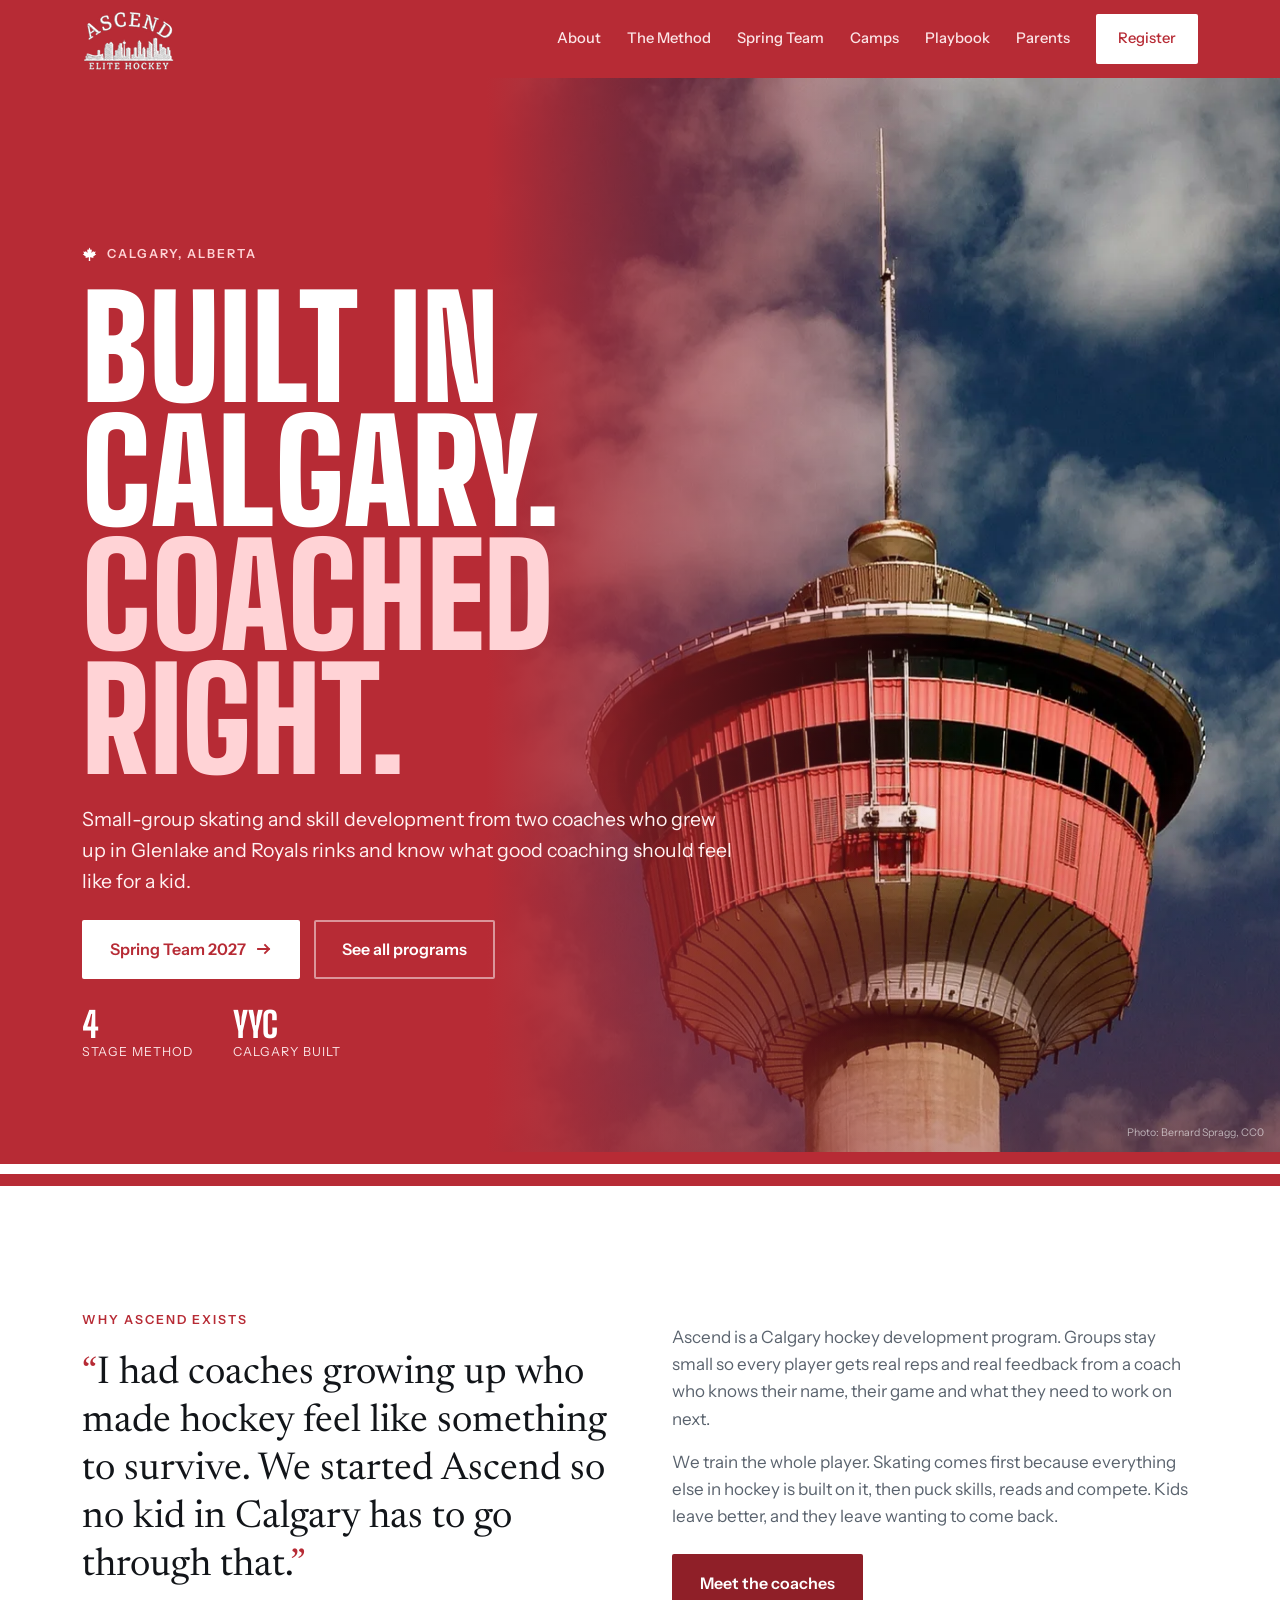
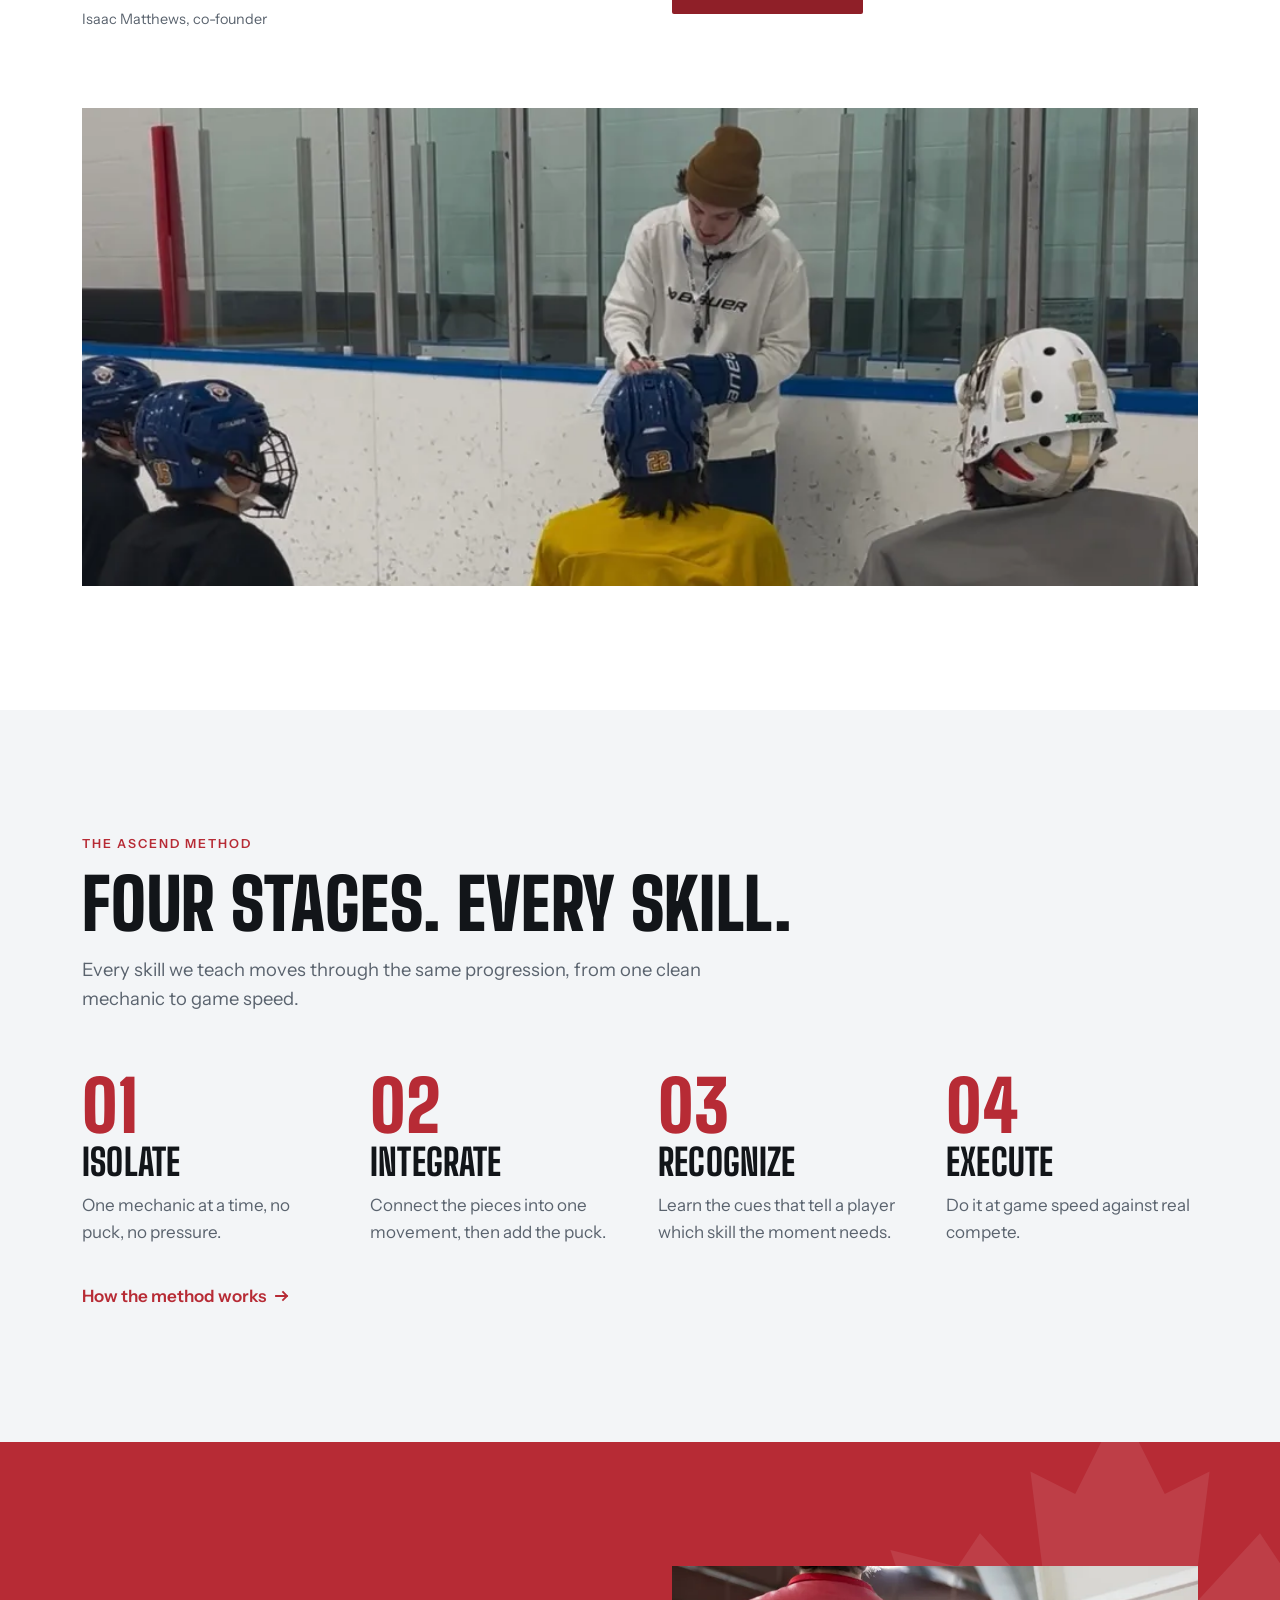
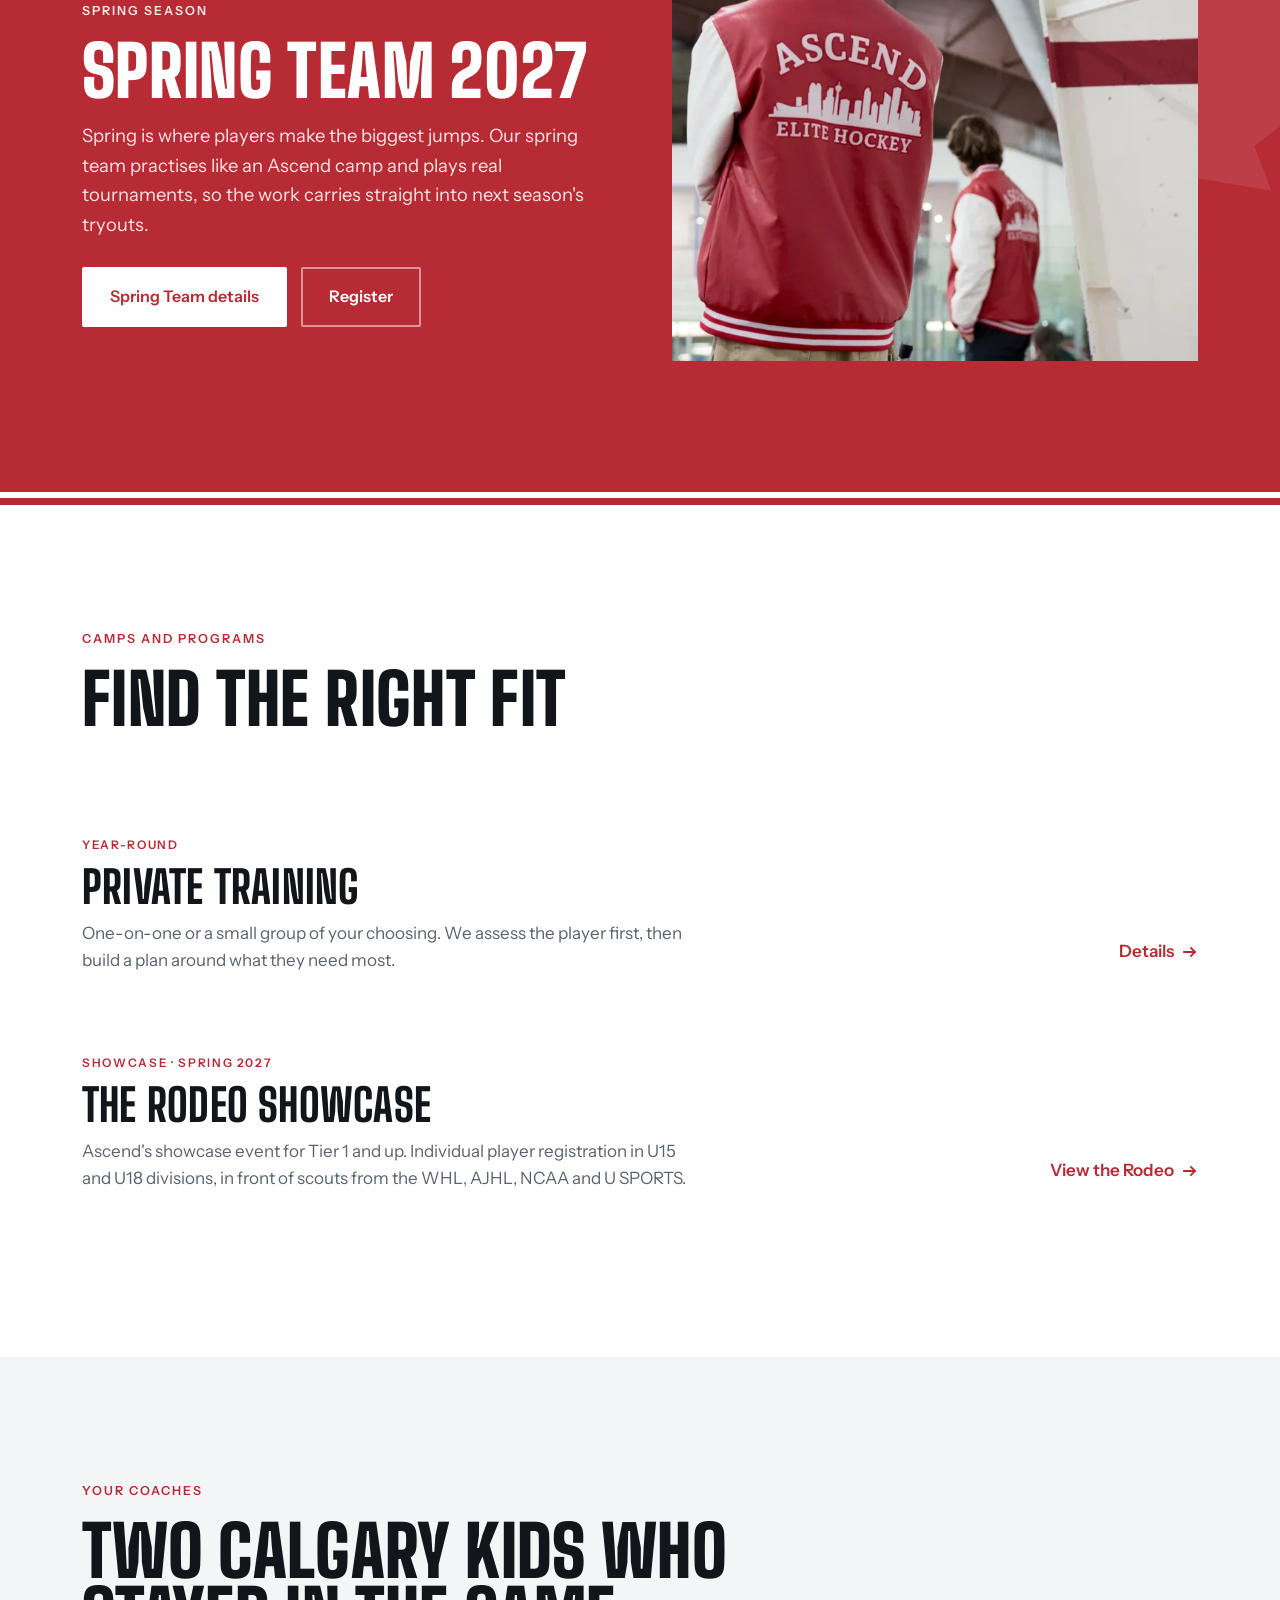
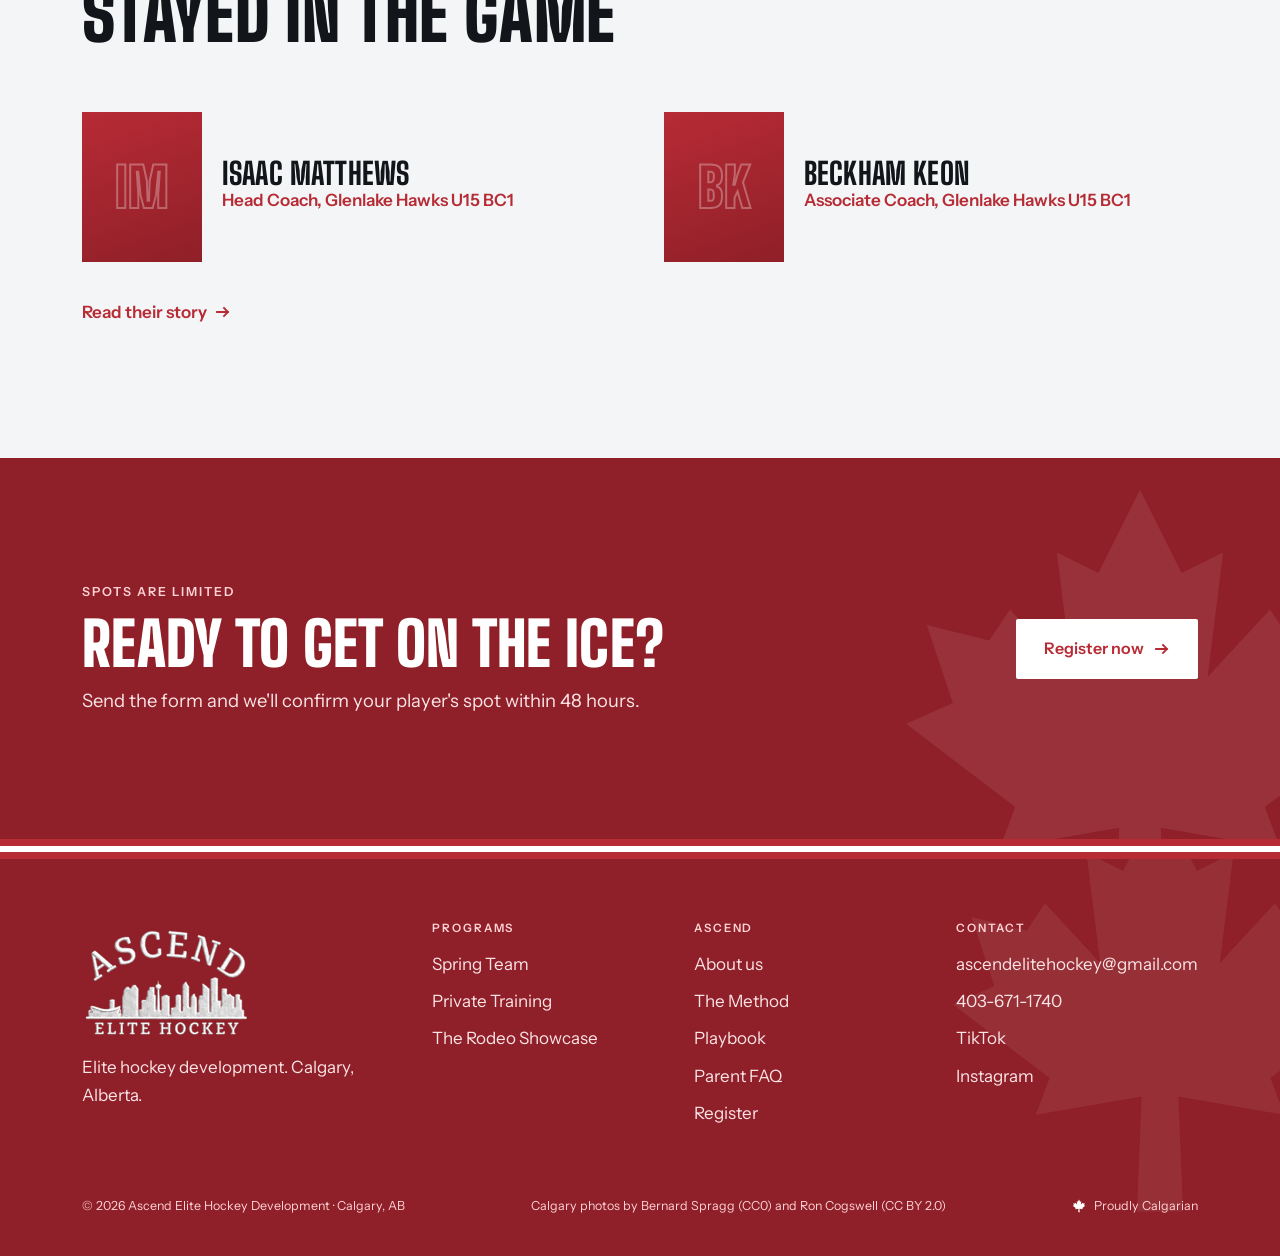
<file: index.html>
<!DOCTYPE html><html lang="en-CA"> <head><meta charset="utf-8"><meta name="viewport" content="width=device-width, initial-scale=1, viewport-fit=cover"><title>Ascend Elite Hockey | Calgary Hockey Development</title><meta name="description" content="Small-group skating and skill development for hockey players in Calgary. Spring Team, camps and private training from Ascend Elite Hockey."><link rel="canonical" href="https://ascendelitehockey.com/"><link rel="icon" href="/favicon.svg" type="image/svg+xml"><meta property="og:title" content="Ascend Elite Hockey | Calgary Hockey Development"><meta property="og:description" content="Small-group skating and skill development for hockey players in Calgary. Spring Team, camps and private training from Ascend Elite Hockey."><meta property="og:type" content="website"><meta property="og:url" content="https://ascendelitehockey.com/"><meta property="og:image" content="https://ascendelitehockey.com/_astro/calgary-tower.C2OtXvkH_xg0mU.jpg"><meta name="theme-color" content="#B72B35"><link rel="preconnect" href="https://fonts.googleapis.com"><link rel="preconnect" href="https://fonts.gstatic.com" crossorigin><link rel="stylesheet" href="https://fonts.googleapis.com/css2?family=Big+Shoulders+Display:wght@600;800;900&family=Instrument+Sans:wght@400;500;600;700&family=Newsreader:ital,opsz,wght@0,6..72,400;1,6..72,400&display=swap"><link rel="stylesheet" href="/_astro/about.AGPiT2Cb.css"></head> <body> <a class="skip" href="#main">Skip to content</a> <header class="nav"> <div class="wrap nav-in"> <a class="logo" href="/" aria-label="Ascend Elite Hockey, home"> <img src="/_astro/logo-white.DTR85qms_1UBpj7.webp" srcset="/_astro/logo-white.DTR85qms_1UBpj7.webp 1x, /_astro/logo-white.DTR85qms_1Vk6Gi.webp 2x" alt="Ascend Elite Hockey" loading="eager" decoding="async" fetchpriority="auto" width="94" height="62"> </a> <nav class="links" aria-label="Main"> <a href="/about">About</a><a href="/method">The Method</a><a href="/spring-teams">Spring Team</a><a href="/camps">Camps</a><a href="/playbook">Playbook</a><a href="/parents">Parents</a> <a class="btn btn-red" href="/register">Register</a> </nav> <button class="menu-btn" id="menuBtn" type="button" aria-expanded="false" aria-controls="mobileMenu" aria-label="Open menu"> <svg width="26" height="26" viewBox="0 0 26 26" aria-hidden="true"><path d="M3 7h20M3 13h20M3 19h20" stroke="currentColor" stroke-width="2"></path></svg> </button> </div> <nav class="wrap mobile-menu" id="mobileMenu" aria-label="Mobile" hidden> <a href="/" aria-current="page">Home</a> <a href="/about">About</a><a href="/method">The Method</a><a href="/spring-teams">Spring Team</a><a href="/camps">Camps</a><a href="/playbook">Playbook</a><a href="/parents">Parents</a> <a href="/register">Register</a> </nav> </header> <main id="main">  <section class="photo-head home-hero" aria-labelledby="pageTitle"> <img src="/_astro/calgary-tower.C2OtXvkH_Z1vh9Sj.webp" srcset="/_astro/calgary-tower.C2OtXvkH_Z8F8tG.webp 640w, /_astro/calgary-tower.C2OtXvkH_ouMP.webp 1024w, /_astro/calgary-tower.C2OtXvkH_Z1NhDrE.webp 1600w" alt="The red and white pod of the Calgary Tower against white clouds" style="object-position:center 35%" sizes="100vw" loading="eager" fetchpriority="high" decoding="async" width="1800" height="1323" class="bg"> <div class="wrap in"> <p class="eyebrow"><svg class="i-leaf" viewBox="0 0 100 100" aria-hidden="true"><path d="M50 4 58 20 66 16 63 40 75 27 79 33 91 30 86 45 95 49 74 65 77 73 54 69 55 94 45 94 46 69 23 73 26 65 5 49 14 45 9 30 21 33 25 27 37 40 34 16 42 20Z"></path></svg>Calgary, Alberta</p> <h1 id="pageTitle">Built in Calgary. <em>Coached right.</em></h1> <p class="sub">Small-group skating and skill development from two coaches who grew up in Glenlake and Royals rinks and know what good coaching should feel like for a kid.</p>  <div class="btns"> <a class="btn btn-red" href="/spring-teams">Spring Team 2027 <svg class="arrow" viewBox="0 0 16 16" aria-hidden="true"><path d="M2 8h11M9 4l4 4-4 4" fill="none" stroke="currentColor" stroke-width="1.8" stroke-linecap="square"></path></svg></a> <a class="btn btn-ghost" href="/camps">See all programs</a> </div> <div class="facts" aria-label="Quick facts"> <div><b>4</b><span>Stage method</span></div> <div><b>YYC</b><span>Calgary built</span></div> </div>  </div> <span class="credit">Photo: Bernard Spragg, CC0</span> </section> <div class="hem" aria-hidden="true"></div> <section class="band story"> <div class="wrap split"> <div> <p class="eyebrow">Why Ascend exists</p> <blockquote style="margin-top:20px"><p>I had coaches growing up who made hockey feel like something to survive. We started Ascend so no kid in Calgary has to go through that.</p><cite>Isaac Matthews, co-founder</cite></blockquote> </div> <div class="copy"> <p>Ascend is a Calgary hockey development program. Groups stay small so every player gets real reps and real feedback from a coach who knows their name, their game and what they need to work on next.</p> <p>We train the whole player. Skating comes first because everything else in hockey is built on it, then puck skills, reads and compete. Kids leave better, and they leave wanting to come back.</p> <div class="btns" style="margin-top:8px"><a class="btn btn-ink" href="/about">Meet the coaches</a></div> </div> </div> <div class="wrap" style="margin-top:clamp(48px,7vw,80px)"> <div class="img-frame wide"> <img src="/_astro/coaching-boards.BbZIvPzF_ZcGyuM.webp" srcset="/_astro/coaching-boards.BbZIvPzF_ZtrA60.webp 640w, /_astro/coaching-boards.BbZIvPzF_ZcGyuM.webp 954w" alt="An Ascend coach at the boards going over a drill with a group of players" sizes="(min-width: 1180px) 1116px, 100vw" loading="lazy" decoding="async" fetchpriority="auto" width="954" height="552"> </div> </div> </section> <section class="band band-ice"> <div class="wrap"> <div class="head"> <p class="eyebrow">The Ascend Method</p> <h2>Four stages. Every skill.</h2> <p class="lede">Every skill we teach moves through the same progression, from one clean mechanic to game speed.</p> </div> <div class="stages"> <div class="stage"><span class="num">01</span><h3>Isolate</h3><p>One mechanic at a time, no puck, no pressure.</p></div> <div class="stage"><span class="num">02</span><h3>Integrate</h3><p>Connect the pieces into one movement, then add the puck.</p></div> <div class="stage"><span class="num">03</span><h3>Recognize</h3><p>Learn the cues that tell a player which skill the moment needs.</p></div> <div class="stage"><span class="num">04</span><h3>Execute</h3><p>Do it at game speed against real compete.</p></div> </div> <a class="more" href="/method" style="margin-top:28px">How the method works <svg class="arrow" viewBox="0 0 16 16" aria-hidden="true"><path d="M2 8h11M9 4l4 4-4 4" fill="none" stroke="currentColor" stroke-width="1.8" stroke-linecap="square"></path></svg></a> </div> </section> <section class="band spring"> <svg class="leaf-bg" viewBox="0 0 100 100" aria-hidden="true"><path d="M50 4 58 20 66 16 63 40 75 27 79 33 91 30 86 45 95 49 74 65 77 73 54 69 55 94 45 94 46 69 23 73 26 65 5 49 14 45 9 30 21 33 25 27 37 40 34 16 42 20Z"></path></svg> <div class="wrap split"> <div class="head" style="margin-bottom:0"> <p class="eyebrow">Spring season</p> <h2>Spring Team 2027</h2> <p class="lede">Spring is where players make the biggest jumps. Our spring team practises like an Ascend camp and plays real tournaments, so the work carries straight into next season's tryouts.</p> <div class="btns" style="margin-top:10px"> <a class="btn btn-white" href="/spring-teams">Spring Team details</a> <a class="btn btn-ghost" href="/register?program=spring">Register</a> </div> </div> <div class="img-frame"> <img src="/_astro/spring-jersey.D5yraIPl_2ukQV8.webp" srcset="/_astro/spring-jersey.D5yraIPl_12RWIu.webp 480w, /_astro/spring-jersey.D5yraIPl_ZBnrza.webp 800w, /_astro/spring-jersey.D5yraIPl_ZMJMbG.webp 1200w" alt="An Ascend player in the red Ascend Elite Hockey jersey" sizes="(min-width: 900px) 45vw, 100vw" loading="lazy" decoding="async" fetchpriority="auto" width="2000" height="1333"> </div> </div> </section> <div class="hem thin" aria-hidden="true"></div> <section class="band"> <div class="wrap"> <div class="head"><p class="eyebrow">Camps and programs</p><h2>Find the right fit</h2></div> <article class="prog"> <div class="body"><span class="tag">Year-round</span><h3>Private Training</h3><p>One-on-one or a small group of your choosing. We assess the player first, then build a plan around what they need most.</p></div> <div class="prog-side">  <a class="more" href="/camps">Details <svg class="arrow" viewBox="0 0 16 16" aria-hidden="true"><path d="M2 8h11M9 4l4 4-4 4" fill="none" stroke="currentColor" stroke-width="1.8" stroke-linecap="square"></path></svg></a> </div> </article><article class="prog"> <div class="body"><span class="tag">Showcase · Spring 2027</span><h3>The Rodeo Showcase</h3><p>Ascend&#39;s showcase event for Tier 1 and up. Individual player registration in U15 and U18 divisions, in front of scouts from the WHL, AJHL, NCAA and U SPORTS.</p></div> <div class="prog-side">  <a class="more" href="https://matthews04isaac.github.io/therodeoyyc/" target="_blank" rel="noopener">View the Rodeo <svg class="arrow" viewBox="0 0 16 16" aria-hidden="true"><path d="M2 8h11M9 4l4 4-4 4" fill="none" stroke="currentColor" stroke-width="1.8" stroke-linecap="square"></path></svg></a> </div> </article> </div> </section> <section class="band band-ice"> <div class="wrap"> <div class="head"><p class="eyebrow">Your coaches</p><h2>Two Calgary kids who stayed in the game</h2></div> <div class="coaches"> <div class="coach mini"><div class="ph">  <span class="init" aria-hidden="true">IM</span>  </div><div><h3>Isaac Matthews</h3><p class="role">Head Coach, Glenlake Hawks U15 BC1</p></div></div> <div class="coach mini"><div class="ph">  <span class="init" aria-hidden="true">BK</span>  </div><div><h3>Beckham Keon</h3><p class="role">Associate Coach, Glenlake Hawks U15 BC1</p></div></div> </div> <a class="more" href="/about" style="margin-top:28px">Read their story <svg class="arrow" viewBox="0 0 16 16" aria-hidden="true"><path d="M2 8h11M9 4l4 4-4 4" fill="none" stroke="currentColor" stroke-width="1.8" stroke-linecap="square"></path></svg></a> </div> </section> <section class="band dark"> <div class="wrap cta-band"> <div><p class="eyebrow">Spots are limited</p><h2>Ready to get on the ice?</h2><p class="lede">Send the form and we'll confirm your player's spot within 48 hours.</p></div> <a class="btn btn-red" href="/register">Register now <svg class="arrow" viewBox="0 0 16 16" aria-hidden="true"><path d="M2 8h11M9 4l4 4-4 4" fill="none" stroke="currentColor" stroke-width="1.8" stroke-linecap="square"></path></svg></a> </div> </section>  </main> <footer> <div class="hem thin" aria-hidden="true"></div> <div class="wrap foot"> <div class="brand"> <img src="/_astro/logo-white.DTR85qms_1uRujQ.webp" srcset="/_astro/logo-white.DTR85qms_1uRujQ.webp 1x, /_astro/logo-white.DTR85qms_Znywdh.webp 2x" alt="Ascend Elite Hockey" loading="lazy" decoding="async" fetchpriority="auto" width="170" height="113"> <p style="max-width:34ch">Elite hockey development. Calgary, Alberta.</p> </div> <div> <h2>Programs</h2> <a href="/spring-teams">Spring Team</a> <a href="/camps">Private Training</a> <a href="https://matthews04isaac.github.io/therodeoyyc/" target="_blank" rel="noopener">The Rodeo Showcase</a> </div> <div> <h2>Ascend</h2> <a href="/about">About us</a> <a href="/method">The Method</a> <a href="/playbook">Playbook</a> <a href="/parents">Parent FAQ</a> <a href="/register">Register</a> </div> <div> <h2>Contact</h2> <a href="mailto:ascendelitehockey@gmail.com">ascendelitehockey@gmail.com</a> <a href="tel:4036711740">403-671-1740</a> <a href="https://www.tiktok.com/@ascendhockeydevelopment" target="_blank" rel="noopener">TikTok</a> <a href="https://www.instagram.com/ascendhockeydevelopment/" target="_blank" rel="noopener">Instagram</a> </div> </div> <div class="wrap legal"> <span>© 2026 Ascend Elite Hockey Development · Calgary, AB</span> <span>Calgary photos by Bernard Spragg (CC0) and Ron Cogswell (CC BY 2.0)</span> <span class="leaf"><svg class viewBox="0 0 100 100" aria-hidden="true"><path d="M50 4 58 20 66 16 63 40 75 27 79 33 91 30 86 45 95 49 74 65 77 73 54 69 55 94 45 94 46 69 23 73 26 65 5 49 14 45 9 30 21 33 25 27 37 40 34 16 42 20Z"></path></svg>Proudly Calgarian</span> </div> </footer> <script type="module">const t=document.getElementById("menuBtn"),n=document.getElementById("mobileMenu");t?.addEventListener("click",()=>{const e=n.hidden;n.hidden=!e,t.setAttribute("aria-expanded",String(e)),t.setAttribute("aria-label",e?"Close menu":"Open menu")});document.addEventListener("keydown",e=>{e.key==="Escape"&&n&&!n.hidden&&(n.hidden=!0,t?.setAttribute("aria-expanded","false"),t?.focus())});</script> </body> </html>
</file>
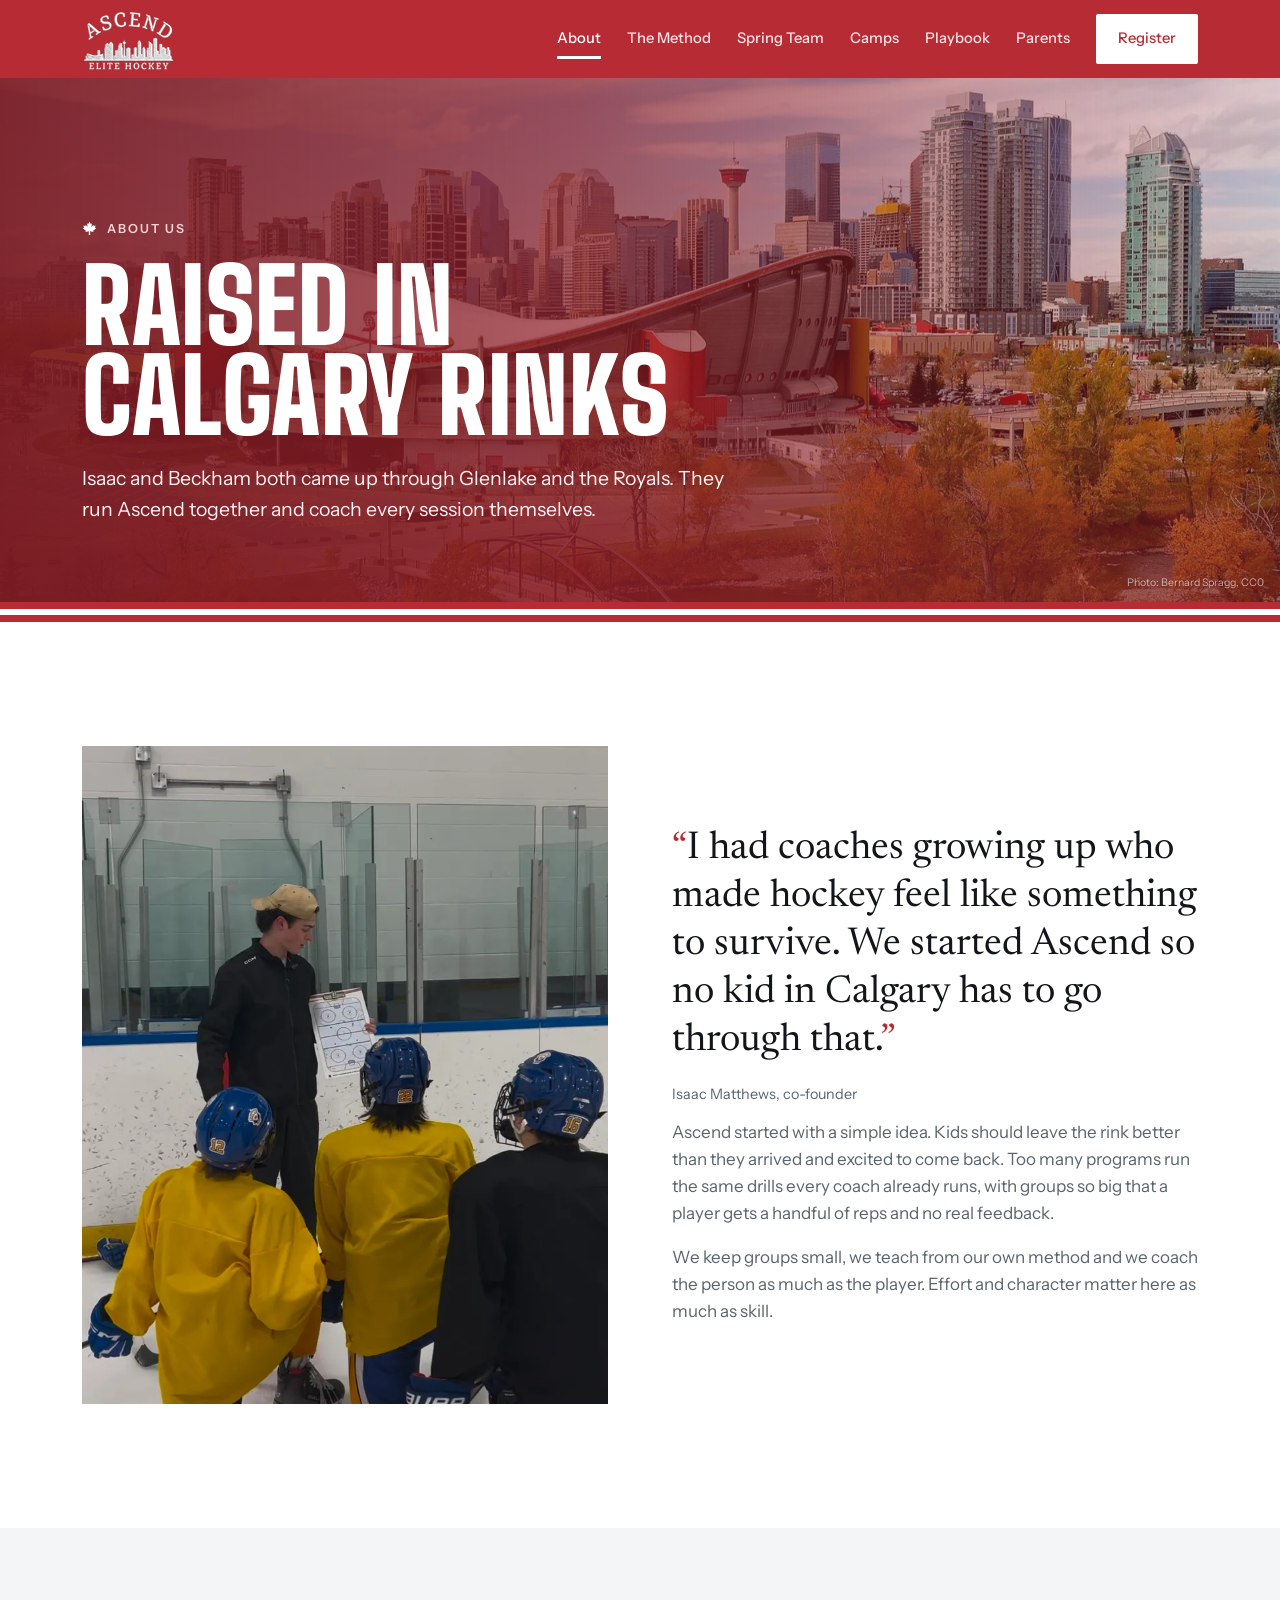
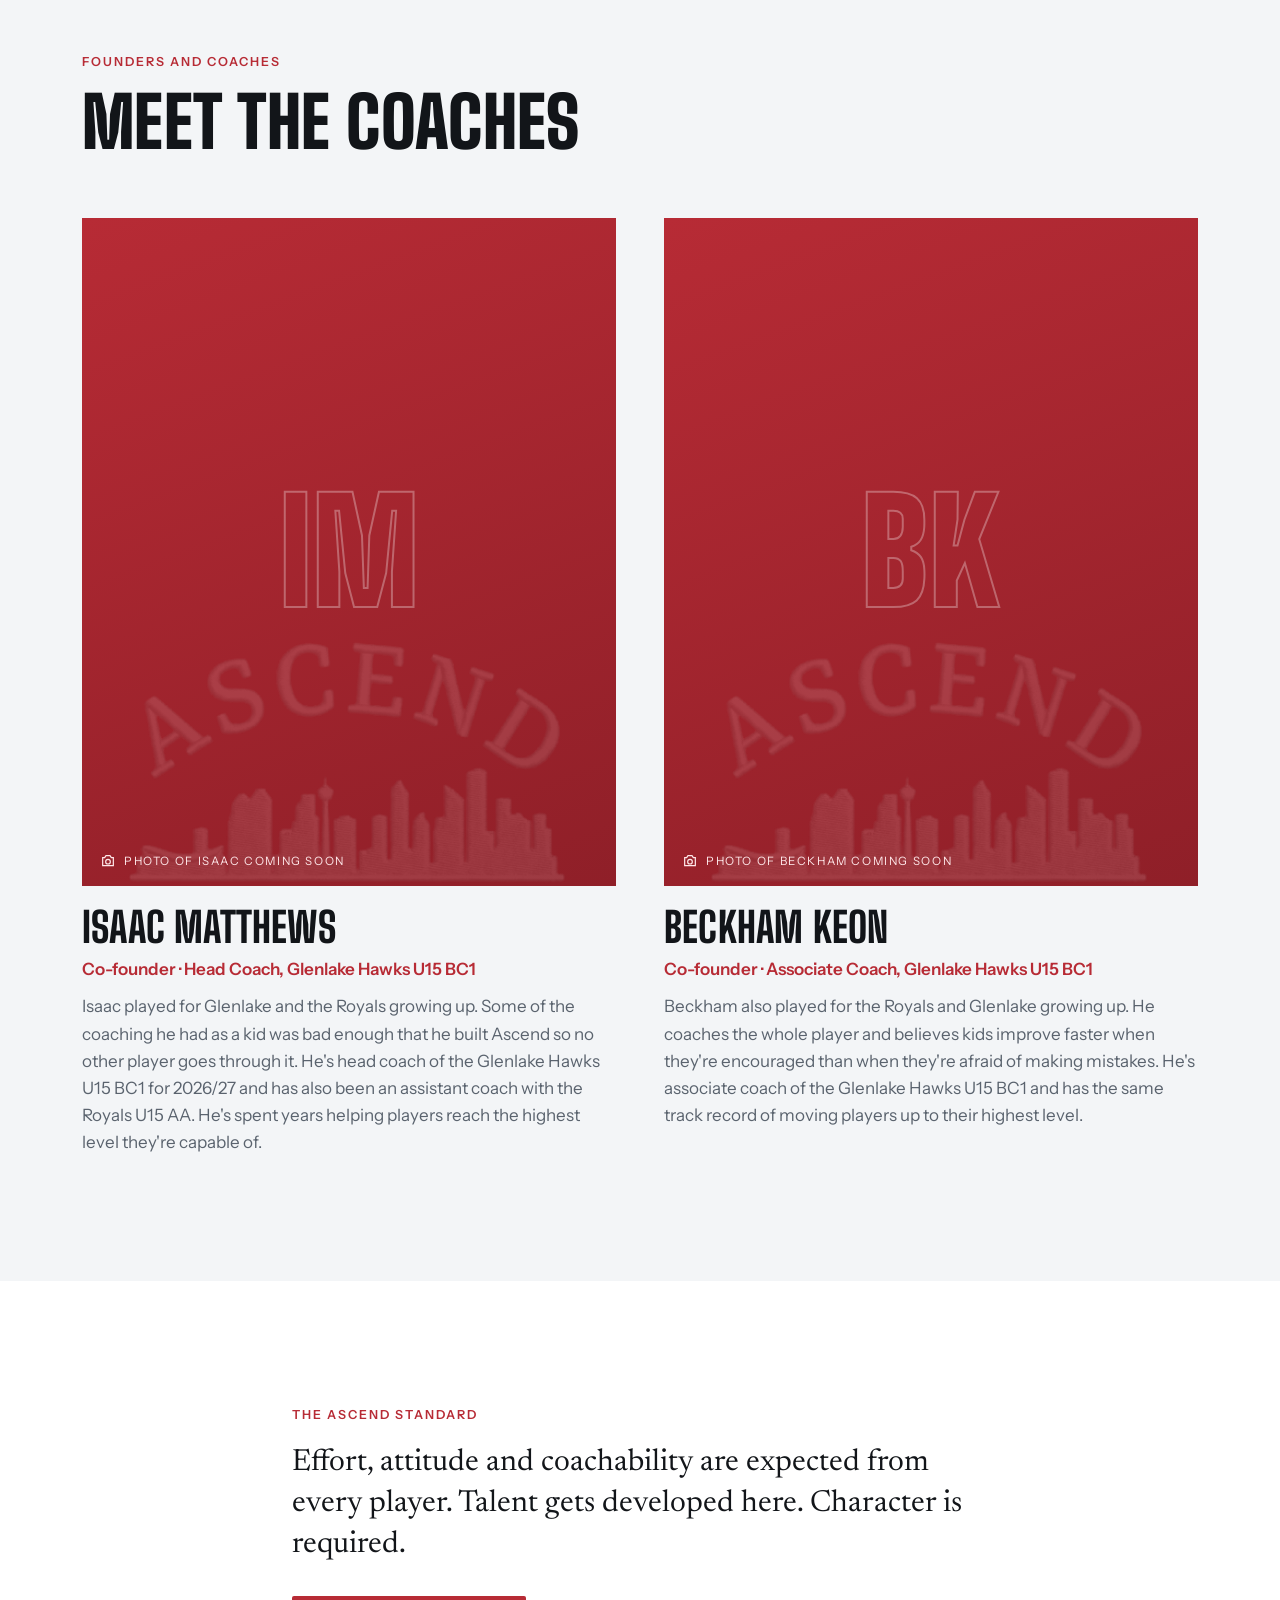
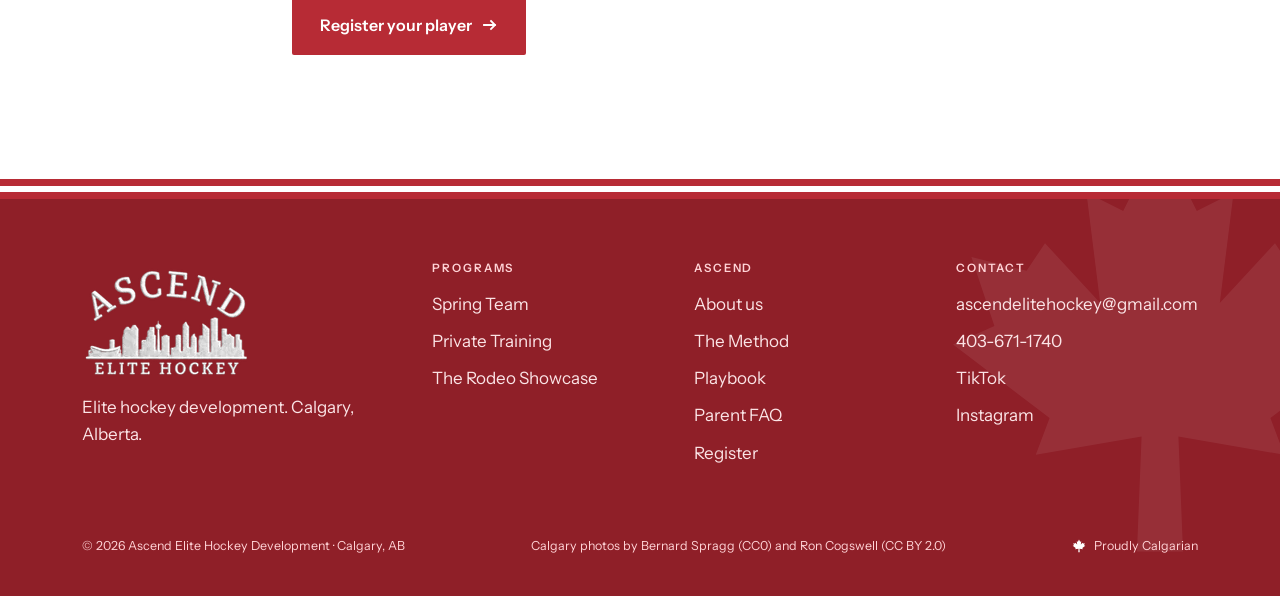
<file: about/index.html>
<!DOCTYPE html><html lang="en-CA"> <head><meta charset="utf-8"><meta name="viewport" content="width=device-width, initial-scale=1, viewport-fit=cover"><title>About us | Ascend Elite Hockey</title><meta name="description" content="Meet Isaac Matthews and Beckham Keon, the Calgary coaches behind Ascend Elite Hockey."><link rel="canonical" href="https://ascendelitehockey.com/about/"><link rel="icon" href="/favicon.svg" type="image/svg+xml"><meta property="og:title" content="About us | Ascend Elite Hockey"><meta property="og:description" content="Meet Isaac Matthews and Beckham Keon, the Calgary coaches behind Ascend Elite Hockey."><meta property="og:type" content="website"><meta property="og:url" content="https://ascendelitehockey.com/about/"><meta property="og:image" content="https://ascendelitehockey.com/_astro/calgary-tower.C2OtXvkH_xg0mU.jpg"><meta name="theme-color" content="#B72B35"><link rel="preconnect" href="https://fonts.googleapis.com"><link rel="preconnect" href="https://fonts.gstatic.com" crossorigin><link rel="stylesheet" href="https://fonts.googleapis.com/css2?family=Big+Shoulders+Display:wght@600;800;900&family=Instrument+Sans:wght@400;500;600;700&family=Newsreader:ital,opsz,wght@0,6..72,400;1,6..72,400&display=swap"><link rel="stylesheet" href="/_astro/about.AGPiT2Cb.css"></head> <body> <a class="skip" href="#main">Skip to content</a> <header class="nav"> <div class="wrap nav-in"> <a class="logo" href="/" aria-label="Ascend Elite Hockey, home"> <img src="/_astro/logo-white.DTR85qms_1UBpj7.webp" srcset="/_astro/logo-white.DTR85qms_1UBpj7.webp 1x, /_astro/logo-white.DTR85qms_1Vk6Gi.webp 2x" alt="Ascend Elite Hockey" loading="eager" decoding="async" fetchpriority="auto" width="94" height="62"> </a> <nav class="links" aria-label="Main"> <a href="/about" aria-current="page">About</a><a href="/method">The Method</a><a href="/spring-teams">Spring Team</a><a href="/camps">Camps</a><a href="/playbook">Playbook</a><a href="/parents">Parents</a> <a class="btn btn-red" href="/register">Register</a> </nav> <button class="menu-btn" id="menuBtn" type="button" aria-expanded="false" aria-controls="mobileMenu" aria-label="Open menu"> <svg width="26" height="26" viewBox="0 0 26 26" aria-hidden="true"><path d="M3 7h20M3 13h20M3 19h20" stroke="currentColor" stroke-width="2"></path></svg> </button> </div> <nav class="wrap mobile-menu" id="mobileMenu" aria-label="Mobile" hidden> <a href="/">Home</a> <a href="/about" aria-current="page">About</a><a href="/method">The Method</a><a href="/spring-teams">Spring Team</a><a href="/camps">Camps</a><a href="/playbook">Playbook</a><a href="/parents">Parents</a> <a href="/register">Register</a> </nav> </header> <main id="main">  <section class="photo-head" aria-labelledby="pageTitle"> <img src="/_astro/calgary-saddledome.D8xXvJiF_Z2sBUrS.webp" srcset="/_astro/calgary-saddledome.D8xXvJiF_Z2fbyoy.webp 640w, /_astro/calgary-saddledome.D8xXvJiF_1lyMm5.webp 1024w, /_astro/calgary-saddledome.D8xXvJiF_1XeKLh.webp 1600w" alt="The Saddledome with downtown Calgary behind it in the fall" style="object-position:center" sizes="100vw" loading="eager" fetchpriority="high" decoding="async" width="1800" height="1023" class="bg"> <div class="wrap in"> <p class="eyebrow"><svg class="i-leaf" viewBox="0 0 100 100" aria-hidden="true"><path d="M50 4 58 20 66 16 63 40 75 27 79 33 91 30 86 45 95 49 74 65 77 73 54 69 55 94 45 94 46 69 23 73 26 65 5 49 14 45 9 30 21 33 25 27 37 40 34 16 42 20Z"></path></svg>About us</p> <h1 id="pageTitle">Raised in Calgary rinks</h1> <p class="sub">Isaac and Beckham both came up through Glenlake and the Royals. They run Ascend together and coach every session themselves.</p>  </div> <span class="credit">Photo: Bernard Spragg, CC0</span> </section> <div class="hem thin" aria-hidden="true"></div> <section class="band story"> <div class="wrap split"> <div class="img-frame tall"> <img src="/_astro/coaching-whiteboard.D9RW5--1_2cNqOY.webp" srcset="/_astro/coaching-whiteboard.D9RW5--1_Z3EF0o.webp 480w, /_astro/coaching-whiteboard.D9RW5--1_ZvGRC7.webp 800w" alt="An Ascend coach walking players through a drill on a whiteboard at centre ice" sizes="(min-width: 900px) 45vw, 100vw" loading="lazy" decoding="async" fetchpriority="auto" width="958" height="1696"> </div> <div class="copy"> <blockquote><p>I had coaches growing up who made hockey feel like something to survive. We started Ascend so no kid in Calgary has to go through that.</p><cite>Isaac Matthews, co-founder</cite></blockquote> <p>Ascend started with a simple idea. Kids should leave the rink better than they arrived and excited to come back. Too many programs run the same drills every coach already runs, with groups so big that a player gets a handful of reps and no real feedback.</p> <p>We keep groups small, we teach from our own method and we coach the person as much as the player. Effort and character matter here as much as skill.</p> </div> </div> </section> <section class="band band-ice"> <div class="wrap"> <div class="head"><p class="eyebrow">Founders and coaches</p><h2>Meet the coaches</h2></div> <div class="coaches"> <article class="coach"> <div class="ph">  <span class="init" aria-hidden="true">IM</span> <img src="/_astro/logo-white.DTR85qms_Z1Lj30l.webp" alt loading="lazy" decoding="async" fetchpriority="auto" width="420" height="278" class="ghost"><span class="soon"><svg viewBox="0 0 24 24" aria-hidden="true"><path d="M4 7h3l2-3h6l2 3h3v12H4z" stroke-width="1.8"></path><circle cx="12" cy="13" r="3.5" stroke-width="1.8"></circle></svg>Photo of Isaac coming soon</span> </div> <div class="text"> <h3>Isaac Matthews</h3> <p class="role">Co-founder · Head Coach, Glenlake Hawks U15 BC1</p> <p>Isaac played for Glenlake and the Royals growing up. Some of the coaching he had as a kid was bad enough that he built Ascend so no other player goes through it. He's head coach of the Glenlake Hawks U15 BC1 for 2026/27 and has also been an assistant coach with the Royals U15 AA. He's spent years helping players reach the highest level they're capable of.</p> </div> </article> <article class="coach"> <div class="ph">  <span class="init" aria-hidden="true">BK</span> <img src="/_astro/logo-white.DTR85qms_Z1Lj30l.webp" alt loading="lazy" decoding="async" fetchpriority="auto" width="420" height="278" class="ghost"><span class="soon"><svg viewBox="0 0 24 24" aria-hidden="true"><path d="M4 7h3l2-3h6l2 3h3v12H4z" stroke-width="1.8"></path><circle cx="12" cy="13" r="3.5" stroke-width="1.8"></circle></svg>Photo of Beckham coming soon</span> </div> <div class="text"> <h3>Beckham Keon</h3> <p class="role">Co-founder · Associate Coach, Glenlake Hawks U15 BC1</p> <p>Beckham also played for the Royals and Glenlake growing up. He coaches the whole player and believes kids improve faster when they're encouraged than when they're afraid of making mistakes. He's associate coach of the Glenlake Hawks U15 BC1 and has the same track record of moving players up to their highest level.</p> </div> </article> </div> </div> </section> <section class="band"> <div class="wrap standard"> <p class="eyebrow">The Ascend standard</p> <p class="big">Effort, attitude and coachability are expected from every player. Talent gets developed here. Character is required.</p> <div class="btns" style="margin-top:12px"><a class="btn btn-red" href="/register">Register your player <svg class="arrow" viewBox="0 0 16 16" aria-hidden="true"><path d="M2 8h11M9 4l4 4-4 4" fill="none" stroke="currentColor" stroke-width="1.8" stroke-linecap="square"></path></svg></a></div> </div> </section>  </main> <footer> <div class="hem thin" aria-hidden="true"></div> <div class="wrap foot"> <div class="brand"> <img src="/_astro/logo-white.DTR85qms_1uRujQ.webp" srcset="/_astro/logo-white.DTR85qms_1uRujQ.webp 1x, /_astro/logo-white.DTR85qms_Znywdh.webp 2x" alt="Ascend Elite Hockey" loading="lazy" decoding="async" fetchpriority="auto" width="170" height="113"> <p style="max-width:34ch">Elite hockey development. Calgary, Alberta.</p> </div> <div> <h2>Programs</h2> <a href="/spring-teams">Spring Team</a> <a href="/camps">Private Training</a> <a href="https://matthews04isaac.github.io/therodeoyyc/" target="_blank" rel="noopener">The Rodeo Showcase</a> </div> <div> <h2>Ascend</h2> <a href="/about">About us</a> <a href="/method">The Method</a> <a href="/playbook">Playbook</a> <a href="/parents">Parent FAQ</a> <a href="/register">Register</a> </div> <div> <h2>Contact</h2> <a href="mailto:ascendelitehockey@gmail.com">ascendelitehockey@gmail.com</a> <a href="tel:4036711740">403-671-1740</a> <a href="https://www.tiktok.com/@ascendhockeydevelopment" target="_blank" rel="noopener">TikTok</a> <a href="https://www.instagram.com/ascendhockeydevelopment/" target="_blank" rel="noopener">Instagram</a> </div> </div> <div class="wrap legal"> <span>© 2026 Ascend Elite Hockey Development · Calgary, AB</span> <span>Calgary photos by Bernard Spragg (CC0) and Ron Cogswell (CC BY 2.0)</span> <span class="leaf"><svg class viewBox="0 0 100 100" aria-hidden="true"><path d="M50 4 58 20 66 16 63 40 75 27 79 33 91 30 86 45 95 49 74 65 77 73 54 69 55 94 45 94 46 69 23 73 26 65 5 49 14 45 9 30 21 33 25 27 37 40 34 16 42 20Z"></path></svg>Proudly Calgarian</span> </div> </footer> <script type="module">const t=document.getElementById("menuBtn"),n=document.getElementById("mobileMenu");t?.addEventListener("click",()=>{const e=n.hidden;n.hidden=!e,t.setAttribute("aria-expanded",String(e)),t.setAttribute("aria-label",e?"Close menu":"Open menu")});document.addEventListener("keydown",e=>{e.key==="Escape"&&n&&!n.hidden&&(n.hidden=!0,t?.setAttribute("aria-expanded","false"),t?.focus())});</script> </body> </html>
</file>
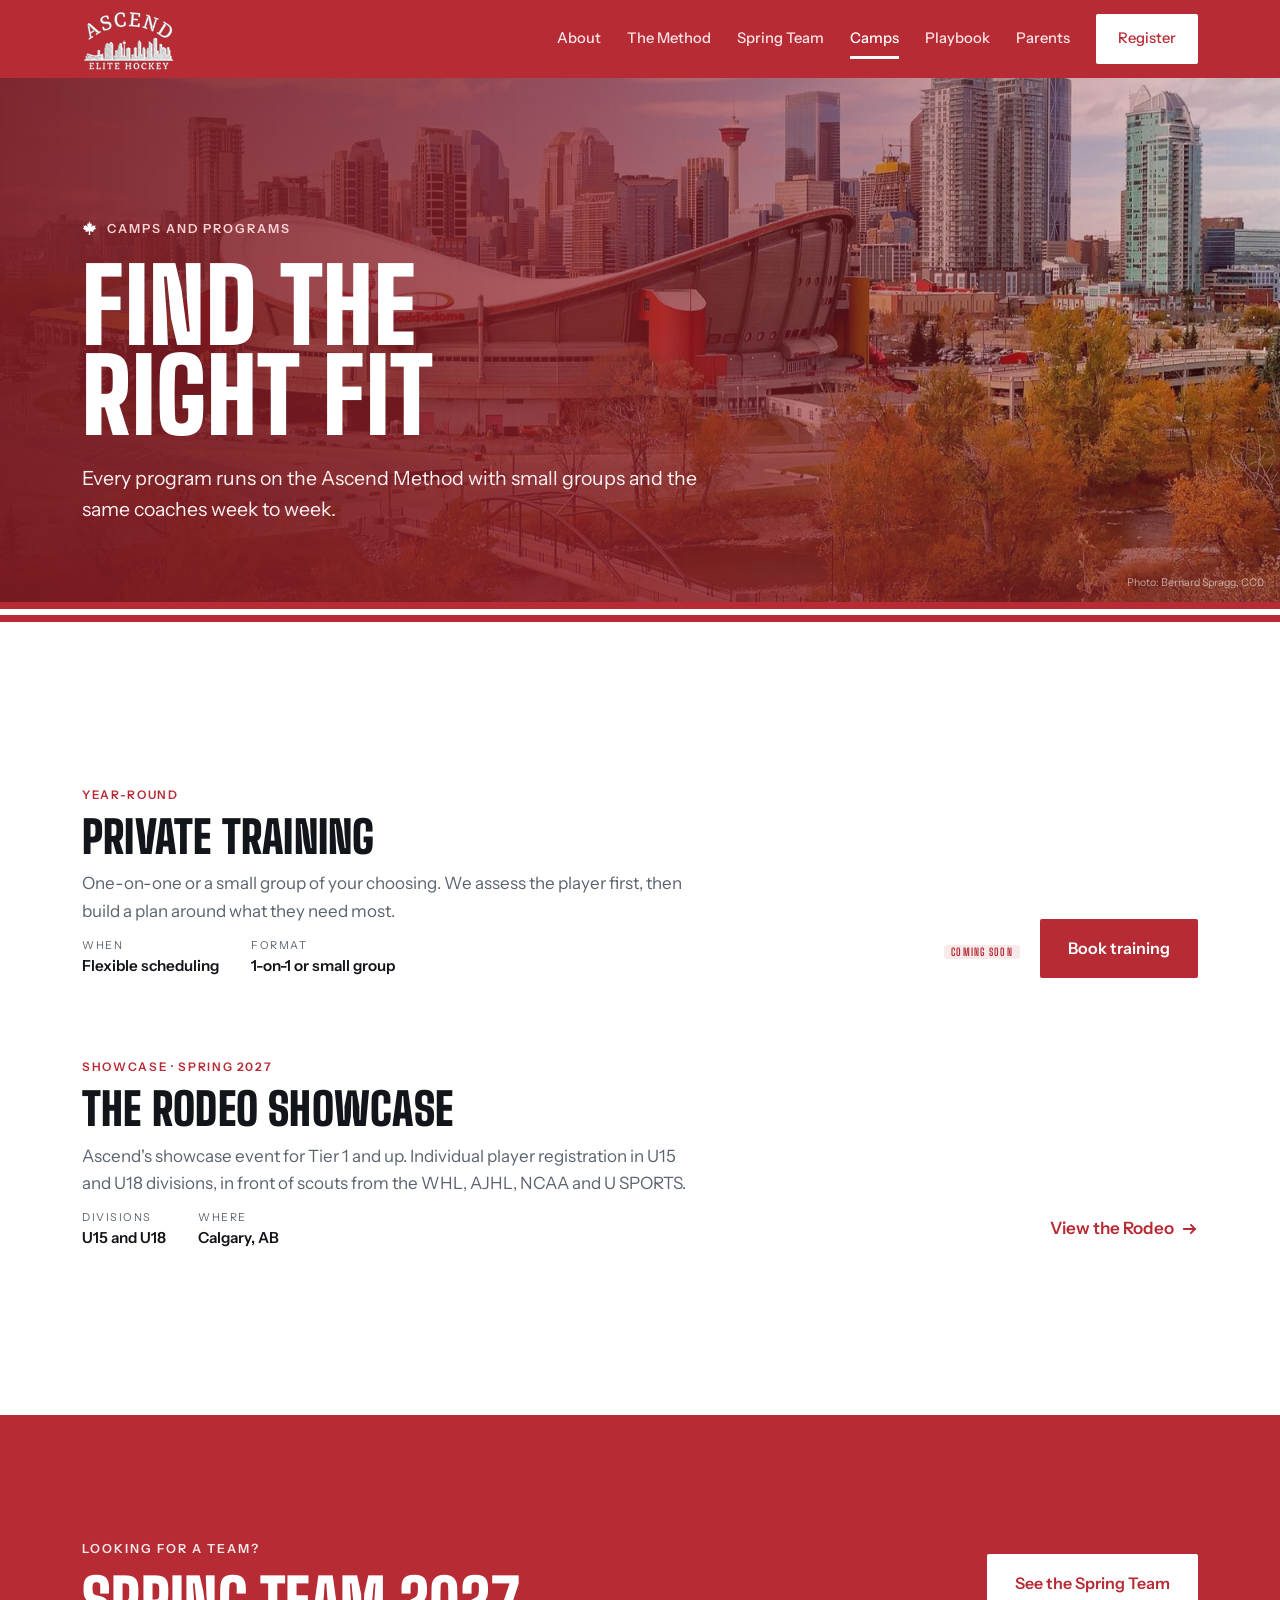
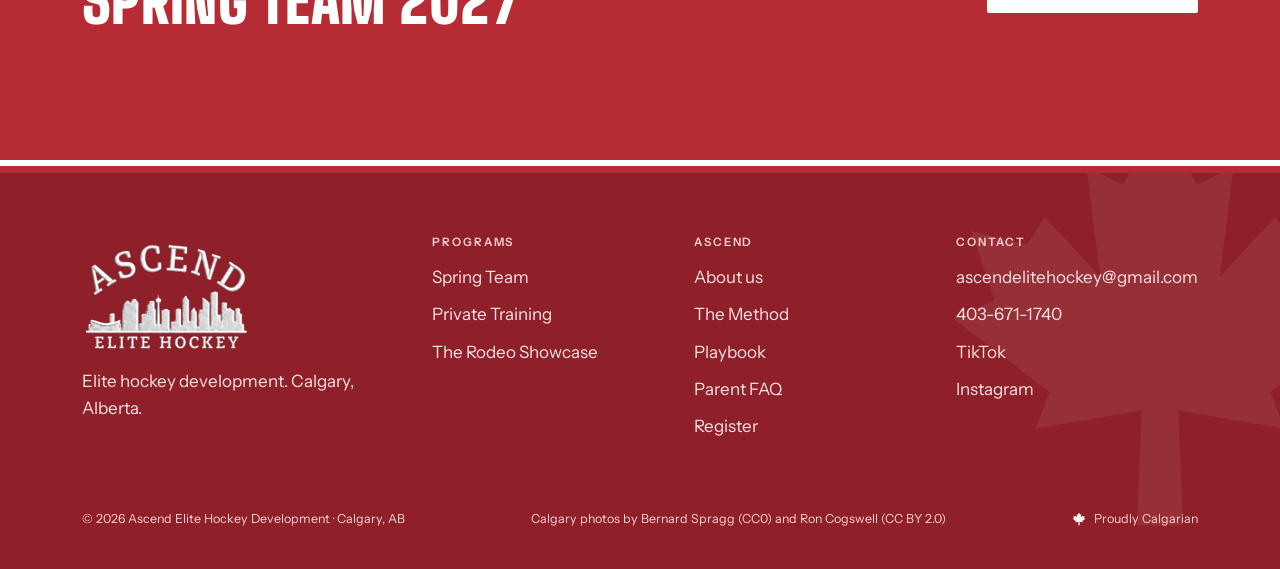
<file: camps/index.html>
<!DOCTYPE html><html lang="en-CA"> <head><meta charset="utf-8"><meta name="viewport" content="width=device-width, initial-scale=1, viewport-fit=cover"><title>Camps and programs | Ascend Elite Hockey</title><meta name="description" content="Private Training, the Rodeo Showcase and the Spring Team. Small-group hockey programs in Calgary."><link rel="canonical" href="https://ascendelitehockey.com/camps/"><link rel="icon" href="/favicon.svg" type="image/svg+xml"><meta property="og:title" content="Camps and programs | Ascend Elite Hockey"><meta property="og:description" content="Private Training, the Rodeo Showcase and the Spring Team. Small-group hockey programs in Calgary."><meta property="og:type" content="website"><meta property="og:url" content="https://ascendelitehockey.com/camps/"><meta property="og:image" content="https://ascendelitehockey.com/_astro/calgary-tower.C2OtXvkH_xg0mU.jpg"><meta name="theme-color" content="#B72B35"><link rel="preconnect" href="https://fonts.googleapis.com"><link rel="preconnect" href="https://fonts.gstatic.com" crossorigin><link rel="stylesheet" href="https://fonts.googleapis.com/css2?family=Big+Shoulders+Display:wght@600;800;900&family=Instrument+Sans:wght@400;500;600;700&family=Newsreader:ital,opsz,wght@0,6..72,400;1,6..72,400&display=swap"><link rel="stylesheet" href="/_astro/about.AGPiT2Cb.css"></head> <body> <a class="skip" href="#main">Skip to content</a> <header class="nav"> <div class="wrap nav-in"> <a class="logo" href="/" aria-label="Ascend Elite Hockey, home"> <img src="/_astro/logo-white.DTR85qms_1UBpj7.webp" srcset="/_astro/logo-white.DTR85qms_1UBpj7.webp 1x, /_astro/logo-white.DTR85qms_1Vk6Gi.webp 2x" alt="Ascend Elite Hockey" loading="eager" decoding="async" fetchpriority="auto" width="94" height="62"> </a> <nav class="links" aria-label="Main"> <a href="/about">About</a><a href="/method">The Method</a><a href="/spring-teams">Spring Team</a><a href="/camps" aria-current="page">Camps</a><a href="/playbook">Playbook</a><a href="/parents">Parents</a> <a class="btn btn-red" href="/register">Register</a> </nav> <button class="menu-btn" id="menuBtn" type="button" aria-expanded="false" aria-controls="mobileMenu" aria-label="Open menu"> <svg width="26" height="26" viewBox="0 0 26 26" aria-hidden="true"><path d="M3 7h20M3 13h20M3 19h20" stroke="currentColor" stroke-width="2"></path></svg> </button> </div> <nav class="wrap mobile-menu" id="mobileMenu" aria-label="Mobile" hidden> <a href="/">Home</a> <a href="/about">About</a><a href="/method">The Method</a><a href="/spring-teams">Spring Team</a><a href="/camps" aria-current="page">Camps</a><a href="/playbook">Playbook</a><a href="/parents">Parents</a> <a href="/register">Register</a> </nav> </header> <main id="main">  <section class="photo-head" aria-labelledby="pageTitle"> <img src="/_astro/calgary-saddledome.D8xXvJiF_Z2sBUrS.webp" srcset="/_astro/calgary-saddledome.D8xXvJiF_Z2fbyoy.webp 640w, /_astro/calgary-saddledome.D8xXvJiF_1lyMm5.webp 1024w, /_astro/calgary-saddledome.D8xXvJiF_1XeKLh.webp 1600w" alt="The Saddledome and Calgary skyline across the Elbow River" style="object-position:center 70%" sizes="100vw" loading="eager" fetchpriority="high" decoding="async" width="1800" height="1023" class="bg"> <div class="wrap in"> <p class="eyebrow"><svg class="i-leaf" viewBox="0 0 100 100" aria-hidden="true"><path d="M50 4 58 20 66 16 63 40 75 27 79 33 91 30 86 45 95 49 74 65 77 73 54 69 55 94 45 94 46 69 23 73 26 65 5 49 14 45 9 30 21 33 25 27 37 40 34 16 42 20Z"></path></svg>Camps and programs</p> <h1 id="pageTitle">Find the right fit</h1> <p class="sub">Every program runs on the Ascend Method with small groups and the same coaches week to week.</p>  </div> <span class="credit">Photo: Bernard Spragg, CC0</span> </section> <div class="hem thin" aria-hidden="true"></div> <section class="band"> <div class="wrap"> <article class="prog" id="private"> <div class="body"> <span class="tag">Year-round</span> <h2 style="font-size:clamp(2rem,4vw,2.8rem)">Private Training</h2> <p>One-on-one or a small group of your choosing. We assess the player first, then build a plan around what they need most.</p> <div class="meta"> <div><small>When</small><b>Flexible scheduling</b></div><div><small>Format</small><b>1-on-1 or small group</b></div> </div> </div> <div class="prog-side"> <span class="price"><span class="tbc">Coming soon</span></span> <a class="btn btn-red" href="/register?program=private">Book training</a> </div> </article><article class="prog" id="rodeo"> <div class="body"> <span class="tag">Showcase · Spring 2027</span> <h2 style="font-size:clamp(2rem,4vw,2.8rem)">The Rodeo Showcase</h2> <p>Ascend&#39;s showcase event for Tier 1 and up. Individual player registration in U15 and U18 divisions, in front of scouts from the WHL, AJHL, NCAA and U SPORTS.</p> <div class="meta"> <div><small>Divisions</small><b>U15 and U18</b></div><div><small>Where</small><b>Calgary, AB</b></div> </div> </div> <div class="prog-side">  <a class="more" href="https://matthews04isaac.github.io/therodeoyyc/" target="_blank" rel="noopener">View the Rodeo <svg class="arrow" viewBox="0 0 16 16" aria-hidden="true"><path d="M2 8h11M9 4l4 4-4 4" fill="none" stroke="currentColor" stroke-width="1.8" stroke-linecap="square"></path></svg></a> </div> </article> </div> </section> <section class="band spring"> <div class="wrap cta-band"> <div><p class="eyebrow">Looking for a team?</p><h2>Spring Team 2027</h2></div> <a class="btn btn-white" href="/spring-teams">See the Spring Team</a> </div> </section>  </main> <footer> <div class="hem thin" aria-hidden="true"></div> <div class="wrap foot"> <div class="brand"> <img src="/_astro/logo-white.DTR85qms_1uRujQ.webp" srcset="/_astro/logo-white.DTR85qms_1uRujQ.webp 1x, /_astro/logo-white.DTR85qms_Znywdh.webp 2x" alt="Ascend Elite Hockey" loading="lazy" decoding="async" fetchpriority="auto" width="170" height="113"> <p style="max-width:34ch">Elite hockey development. Calgary, Alberta.</p> </div> <div> <h2>Programs</h2> <a href="/spring-teams">Spring Team</a> <a href="/camps">Private Training</a> <a href="https://matthews04isaac.github.io/therodeoyyc/" target="_blank" rel="noopener">The Rodeo Showcase</a> </div> <div> <h2>Ascend</h2> <a href="/about">About us</a> <a href="/method">The Method</a> <a href="/playbook">Playbook</a> <a href="/parents">Parent FAQ</a> <a href="/register">Register</a> </div> <div> <h2>Contact</h2> <a href="mailto:ascendelitehockey@gmail.com">ascendelitehockey@gmail.com</a> <a href="tel:4036711740">403-671-1740</a> <a href="https://www.tiktok.com/@ascendhockeydevelopment" target="_blank" rel="noopener">TikTok</a> <a href="https://www.instagram.com/ascendhockeydevelopment/" target="_blank" rel="noopener">Instagram</a> </div> </div> <div class="wrap legal"> <span>© 2026 Ascend Elite Hockey Development · Calgary, AB</span> <span>Calgary photos by Bernard Spragg (CC0) and Ron Cogswell (CC BY 2.0)</span> <span class="leaf"><svg class viewBox="0 0 100 100" aria-hidden="true"><path d="M50 4 58 20 66 16 63 40 75 27 79 33 91 30 86 45 95 49 74 65 77 73 54 69 55 94 45 94 46 69 23 73 26 65 5 49 14 45 9 30 21 33 25 27 37 40 34 16 42 20Z"></path></svg>Proudly Calgarian</span> </div> </footer> <script type="module">const t=document.getElementById("menuBtn"),n=document.getElementById("mobileMenu");t?.addEventListener("click",()=>{const e=n.hidden;n.hidden=!e,t.setAttribute("aria-expanded",String(e)),t.setAttribute("aria-label",e?"Close menu":"Open menu")});document.addEventListener("keydown",e=>{e.key==="Escape"&&n&&!n.hidden&&(n.hidden=!0,t?.setAttribute("aria-expanded","false"),t?.focus())});</script> </body> </html>
</file>
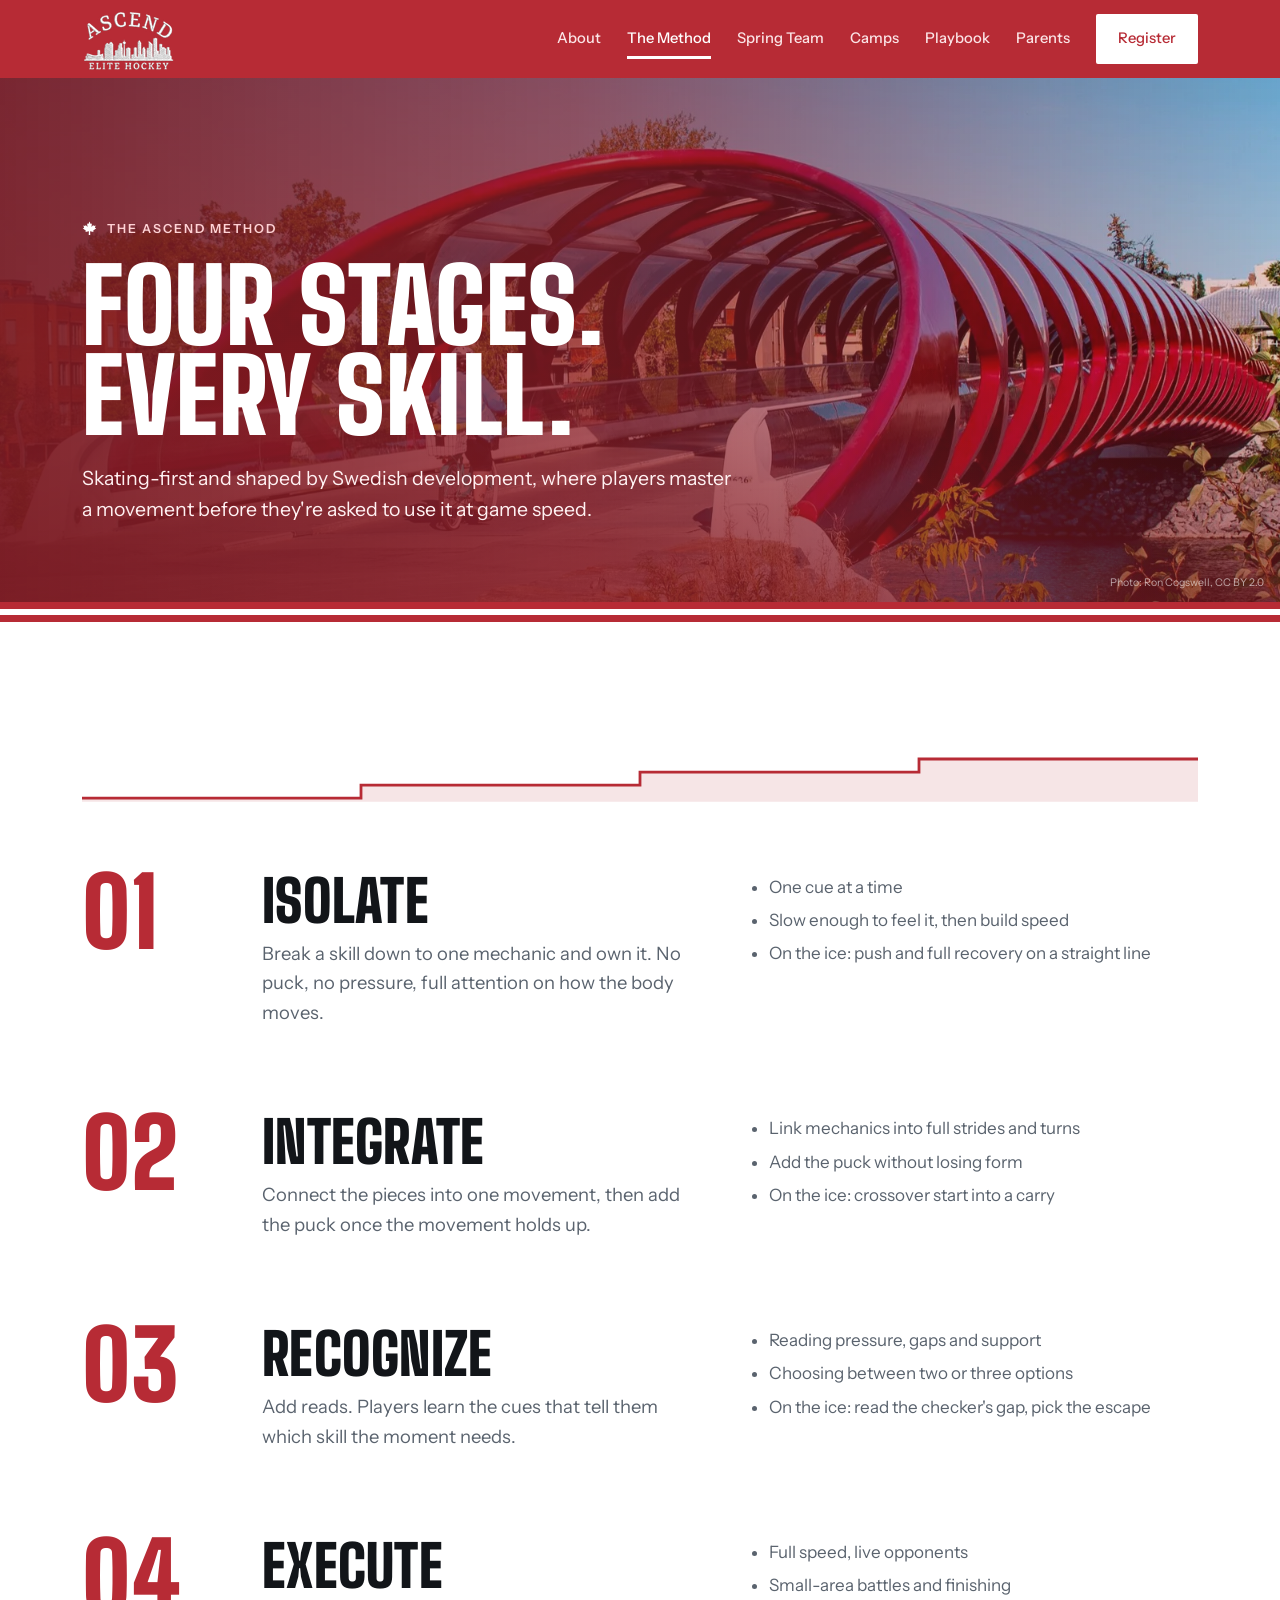
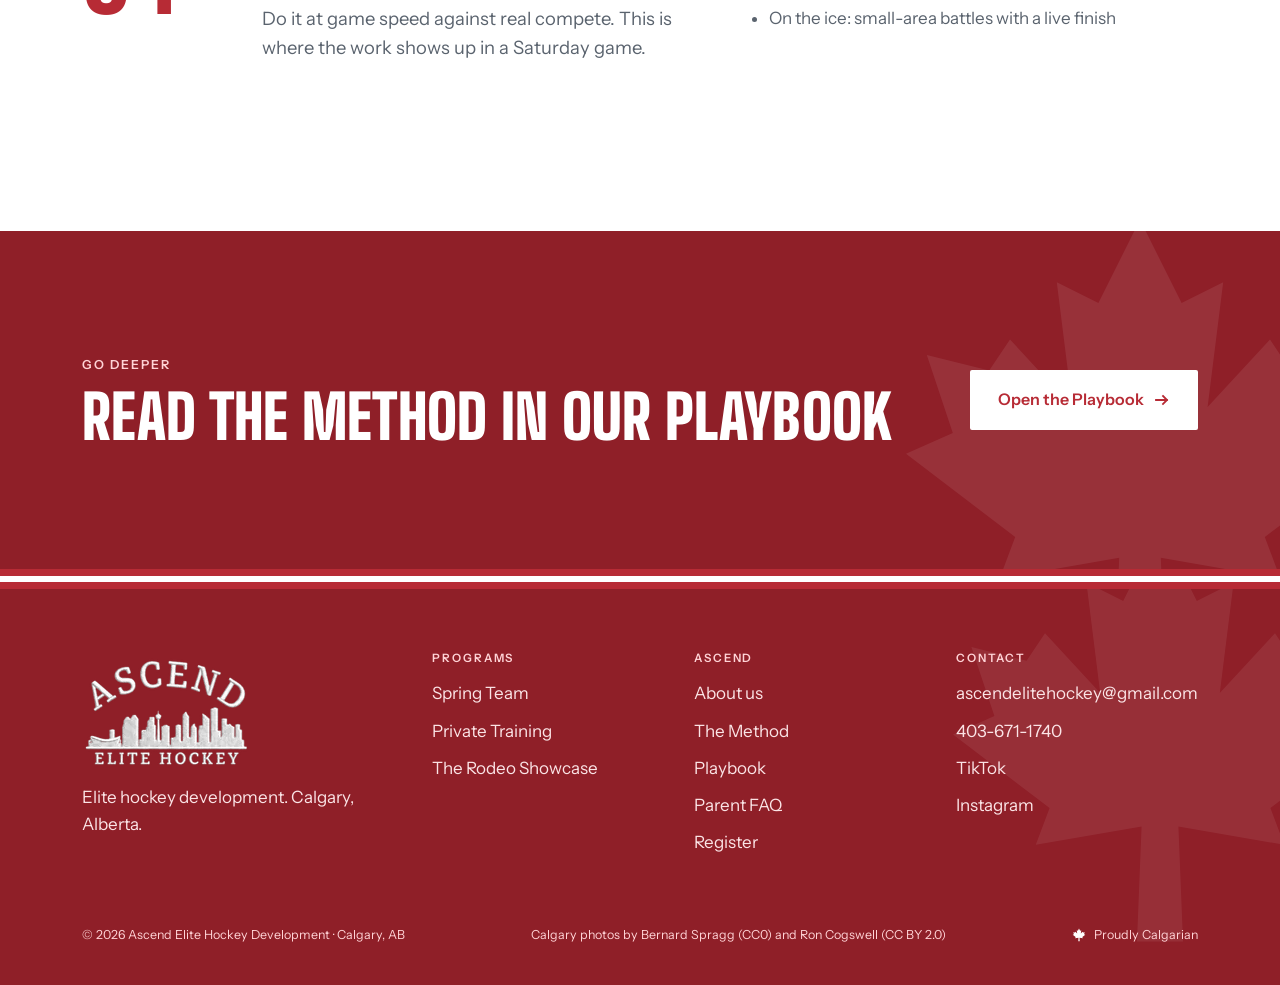
<file: method/index.html>
<!DOCTYPE html><html lang="en-CA"> <head><meta charset="utf-8"><meta name="viewport" content="width=device-width, initial-scale=1, viewport-fit=cover"><title>The Ascend Method | Ascend Elite Hockey</title><meta name="description" content="Isolate, Integrate, Recognize, Execute. The four-stage, skating-first development method behind every Ascend program."><link rel="canonical" href="https://ascendelitehockey.com/method/"><link rel="icon" href="/favicon.svg" type="image/svg+xml"><meta property="og:title" content="The Ascend Method | Ascend Elite Hockey"><meta property="og:description" content="Isolate, Integrate, Recognize, Execute. The four-stage, skating-first development method behind every Ascend program."><meta property="og:type" content="website"><meta property="og:url" content="https://ascendelitehockey.com/method/"><meta property="og:image" content="https://ascendelitehockey.com/_astro/calgary-tower.C2OtXvkH_xg0mU.jpg"><meta name="theme-color" content="#B72B35"><link rel="preconnect" href="https://fonts.googleapis.com"><link rel="preconnect" href="https://fonts.gstatic.com" crossorigin><link rel="stylesheet" href="https://fonts.googleapis.com/css2?family=Big+Shoulders+Display:wght@600;800;900&family=Instrument+Sans:wght@400;500;600;700&family=Newsreader:ital,opsz,wght@0,6..72,400;1,6..72,400&display=swap"><link rel="stylesheet" href="/_astro/about.AGPiT2Cb.css"></head> <body> <a class="skip" href="#main">Skip to content</a> <header class="nav"> <div class="wrap nav-in"> <a class="logo" href="/" aria-label="Ascend Elite Hockey, home"> <img src="/_astro/logo-white.DTR85qms_1UBpj7.webp" srcset="/_astro/logo-white.DTR85qms_1UBpj7.webp 1x, /_astro/logo-white.DTR85qms_1Vk6Gi.webp 2x" alt="Ascend Elite Hockey" loading="eager" decoding="async" fetchpriority="auto" width="94" height="62"> </a> <nav class="links" aria-label="Main"> <a href="/about">About</a><a href="/method" aria-current="page">The Method</a><a href="/spring-teams">Spring Team</a><a href="/camps">Camps</a><a href="/playbook">Playbook</a><a href="/parents">Parents</a> <a class="btn btn-red" href="/register">Register</a> </nav> <button class="menu-btn" id="menuBtn" type="button" aria-expanded="false" aria-controls="mobileMenu" aria-label="Open menu"> <svg width="26" height="26" viewBox="0 0 26 26" aria-hidden="true"><path d="M3 7h20M3 13h20M3 19h20" stroke="currentColor" stroke-width="2"></path></svg> </button> </div> <nav class="wrap mobile-menu" id="mobileMenu" aria-label="Mobile" hidden> <a href="/">Home</a> <a href="/about">About</a><a href="/method" aria-current="page">The Method</a><a href="/spring-teams">Spring Team</a><a href="/camps">Camps</a><a href="/playbook">Playbook</a><a href="/parents">Parents</a> <a href="/register">Register</a> </nav> </header> <main id="main">  <section class="photo-head" aria-labelledby="pageTitle"> <img src="/_astro/peace-bridge.C4LyPmg3_2bcNE0.webp" srcset="/_astro/peace-bridge.C4LyPmg3_Z1yWhgl.webp 640w, /_astro/peace-bridge.C4LyPmg3_Z1dIaQQ.webp 1024w, /_astro/peace-bridge.C4LyPmg3_2bcNE0.webp 1600w" alt="The red Peace Bridge over the Bow River in Calgary" style="object-position:center 40%" sizes="100vw" loading="eager" fetchpriority="high" decoding="async" width="1600" height="1022" class="bg"> <div class="wrap in"> <p class="eyebrow"><svg class="i-leaf" viewBox="0 0 100 100" aria-hidden="true"><path d="M50 4 58 20 66 16 63 40 75 27 79 33 91 30 86 45 95 49 74 65 77 73 54 69 55 94 45 94 46 69 23 73 26 65 5 49 14 45 9 30 21 33 25 27 37 40 34 16 42 20Z"></path></svg>The Ascend Method</p> <h1 id="pageTitle">Four stages. Every skill.</h1> <p class="sub">Skating-first and shaped by Swedish development, where players master a movement before they&#39;re asked to use it at game speed.</p>  </div> <span class="credit">Photo: Ron Cogswell, CC BY 2.0</span> </section> <div class="hem thin" aria-hidden="true"></div> <section class="band"> <div class="wrap"> <svg class="climb" viewBox="0 0 1200 60" preserveAspectRatio="none" aria-hidden="true"> <path d="M0 56H300V42H600V28H900V14H1200V60H0Z" fill="#B72B35" opacity=".12"></path> <path d="M0 56H300V42H600V28H900V14H1200" fill="none" stroke="#B72B35" stroke-width="3"></path> </svg> <div class="stage-detail"> <span class="num">01</span> <div style="display:grid;gap:12px"><h2 style="font-size:clamp(2.6rem,5vw,3.6rem)">Isolate</h2><p class="lede">Break a skill down to one mechanic and own it. No puck, no pressure, full attention on how the body moves.</p></div> <ul><li>One cue at a time</li><li>Slow enough to feel it, then build speed</li><li>On the ice: push and full recovery on a straight line</li></ul> </div><div class="stage-detail"> <span class="num">02</span> <div style="display:grid;gap:12px"><h2 style="font-size:clamp(2.6rem,5vw,3.6rem)">Integrate</h2><p class="lede">Connect the pieces into one movement, then add the puck once the movement holds up.</p></div> <ul><li>Link mechanics into full strides and turns</li><li>Add the puck without losing form</li><li>On the ice: crossover start into a carry</li></ul> </div><div class="stage-detail"> <span class="num">03</span> <div style="display:grid;gap:12px"><h2 style="font-size:clamp(2.6rem,5vw,3.6rem)">Recognize</h2><p class="lede">Add reads. Players learn the cues that tell them which skill the moment needs.</p></div> <ul><li>Reading pressure, gaps and support</li><li>Choosing between two or three options</li><li>On the ice: read the checker&#39;s gap, pick the escape</li></ul> </div><div class="stage-detail"> <span class="num">04</span> <div style="display:grid;gap:12px"><h2 style="font-size:clamp(2.6rem,5vw,3.6rem)">Execute</h2><p class="lede">Do it at game speed against real compete. This is where the work shows up in a Saturday game.</p></div> <ul><li>Full speed, live opponents</li><li>Small-area battles and finishing</li><li>On the ice: small-area battles with a live finish</li></ul> </div> </div> </section> <section class="band dark"> <div class="wrap cta-band"> <div><p class="eyebrow">Go deeper</p><h2>Read the method in our Playbook</h2></div> <a class="btn btn-red" href="/playbook">Open the Playbook <svg class="arrow" viewBox="0 0 16 16" aria-hidden="true"><path d="M2 8h11M9 4l4 4-4 4" fill="none" stroke="currentColor" stroke-width="1.8" stroke-linecap="square"></path></svg></a> </div> </section>  </main> <footer> <div class="hem thin" aria-hidden="true"></div> <div class="wrap foot"> <div class="brand"> <img src="/_astro/logo-white.DTR85qms_1uRujQ.webp" srcset="/_astro/logo-white.DTR85qms_1uRujQ.webp 1x, /_astro/logo-white.DTR85qms_Znywdh.webp 2x" alt="Ascend Elite Hockey" loading="lazy" decoding="async" fetchpriority="auto" width="170" height="113"> <p style="max-width:34ch">Elite hockey development. Calgary, Alberta.</p> </div> <div> <h2>Programs</h2> <a href="/spring-teams">Spring Team</a> <a href="/camps">Private Training</a> <a href="https://matthews04isaac.github.io/therodeoyyc/" target="_blank" rel="noopener">The Rodeo Showcase</a> </div> <div> <h2>Ascend</h2> <a href="/about">About us</a> <a href="/method">The Method</a> <a href="/playbook">Playbook</a> <a href="/parents">Parent FAQ</a> <a href="/register">Register</a> </div> <div> <h2>Contact</h2> <a href="mailto:ascendelitehockey@gmail.com">ascendelitehockey@gmail.com</a> <a href="tel:4036711740">403-671-1740</a> <a href="https://www.tiktok.com/@ascendhockeydevelopment" target="_blank" rel="noopener">TikTok</a> <a href="https://www.instagram.com/ascendhockeydevelopment/" target="_blank" rel="noopener">Instagram</a> </div> </div> <div class="wrap legal"> <span>© 2026 Ascend Elite Hockey Development · Calgary, AB</span> <span>Calgary photos by Bernard Spragg (CC0) and Ron Cogswell (CC BY 2.0)</span> <span class="leaf"><svg class viewBox="0 0 100 100" aria-hidden="true"><path d="M50 4 58 20 66 16 63 40 75 27 79 33 91 30 86 45 95 49 74 65 77 73 54 69 55 94 45 94 46 69 23 73 26 65 5 49 14 45 9 30 21 33 25 27 37 40 34 16 42 20Z"></path></svg>Proudly Calgarian</span> </div> </footer> <script type="module">const t=document.getElementById("menuBtn"),n=document.getElementById("mobileMenu");t?.addEventListener("click",()=>{const e=n.hidden;n.hidden=!e,t.setAttribute("aria-expanded",String(e)),t.setAttribute("aria-label",e?"Close menu":"Open menu")});document.addEventListener("keydown",e=>{e.key==="Escape"&&n&&!n.hidden&&(n.hidden=!0,t?.setAttribute("aria-expanded","false"),t?.focus())});</script> </body> </html>
</file>
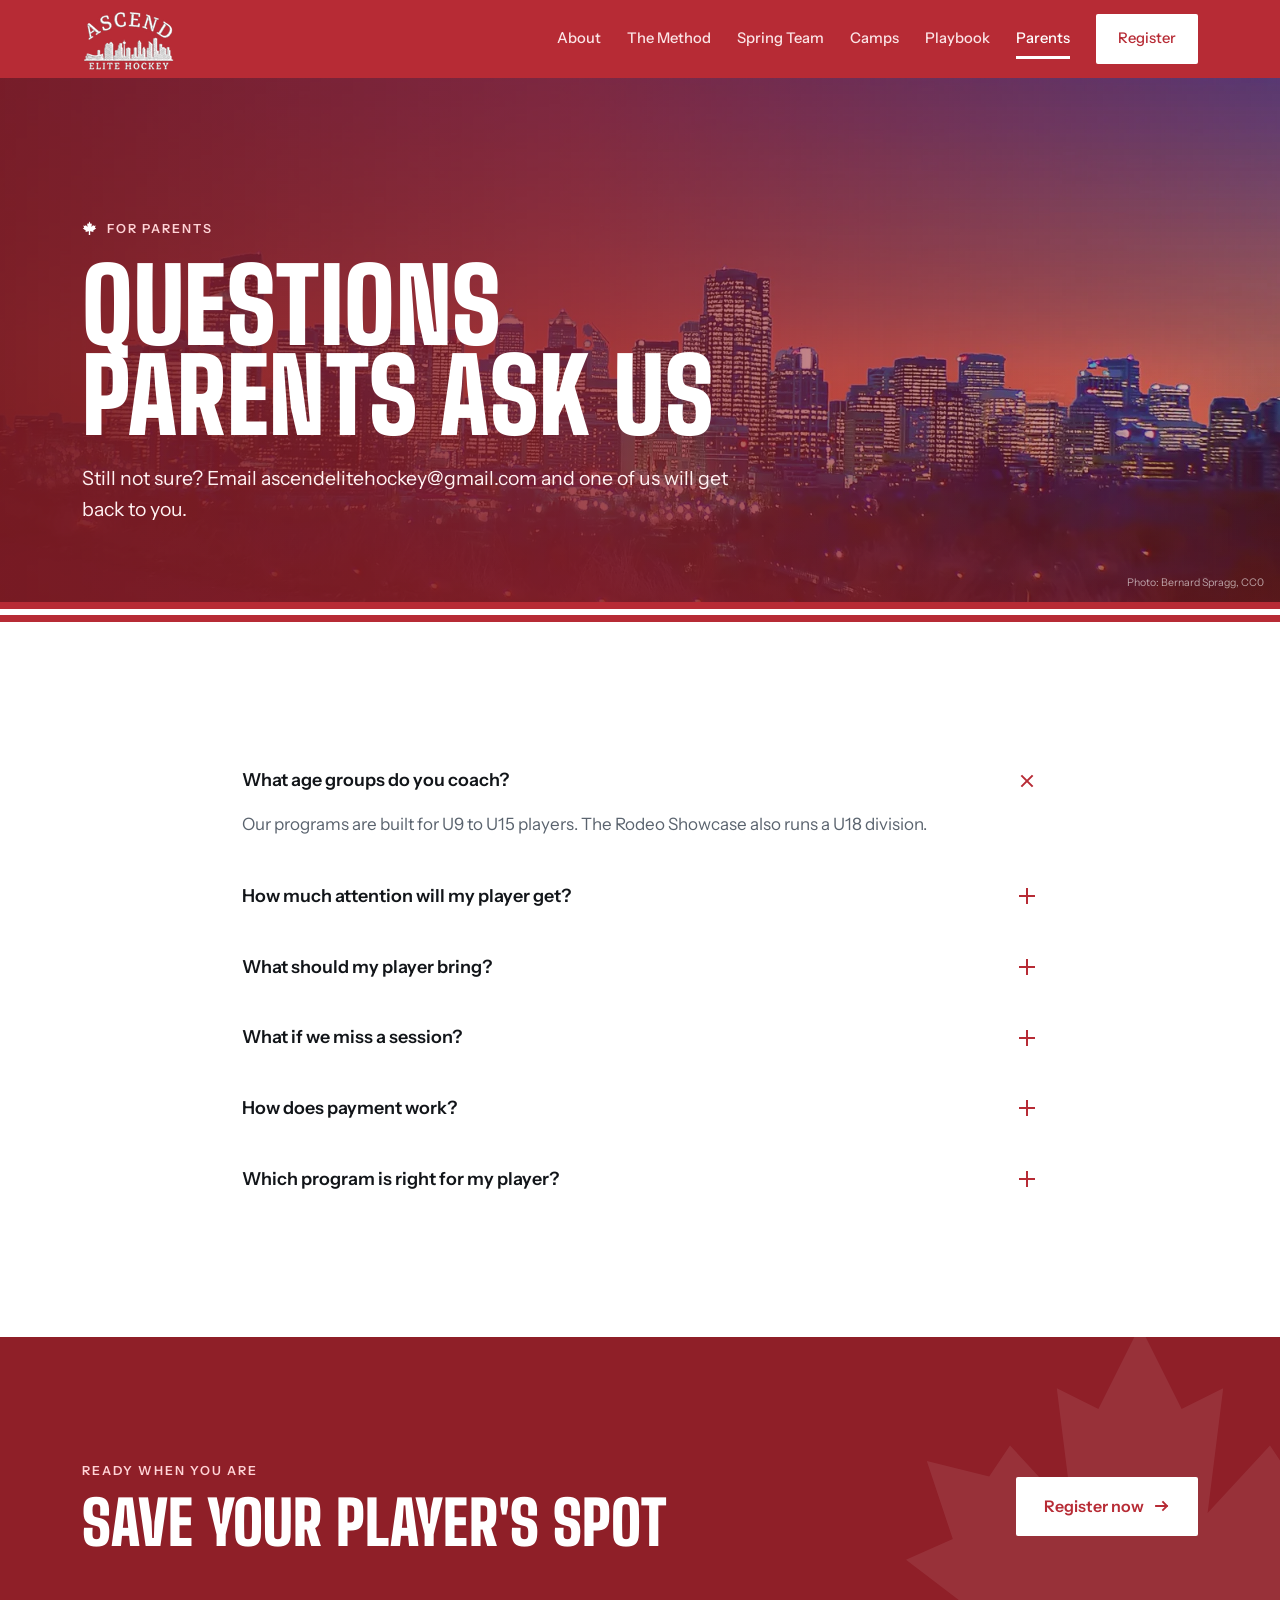
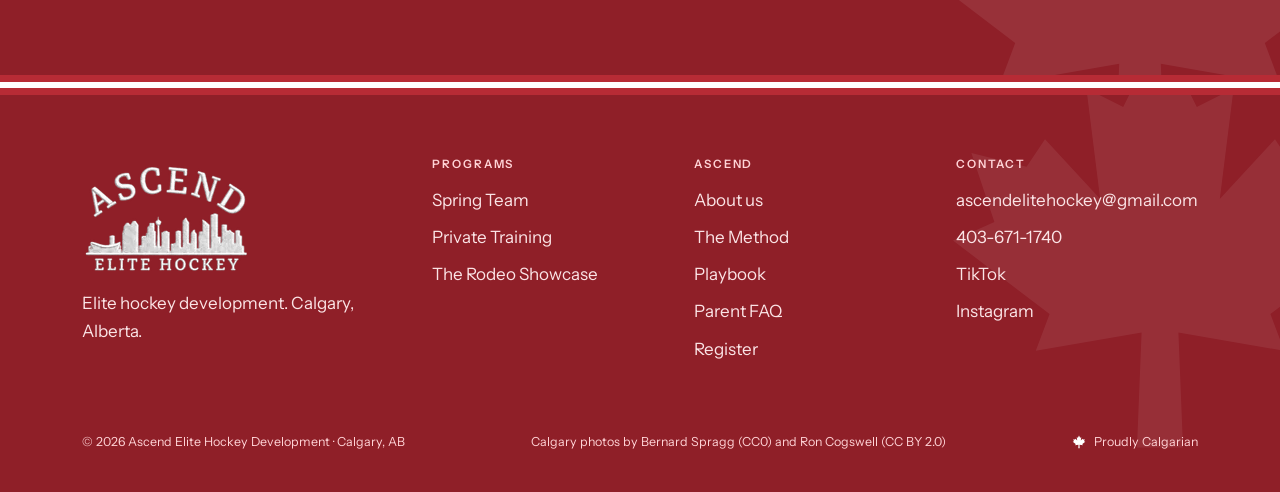
<file: parents/index.html>
<!DOCTYPE html><html lang="en-CA"> <head><meta charset="utf-8"><meta name="viewport" content="width=device-width, initial-scale=1, viewport-fit=cover"><title>Parent FAQ | Ascend Elite Hockey</title><meta name="description" content="Answers for parents about Ascend Elite Hockey programs: ages, coaching, what to bring, payment and more."><link rel="canonical" href="https://ascendelitehockey.com/parents/"><link rel="icon" href="/favicon.svg" type="image/svg+xml"><meta property="og:title" content="Parent FAQ | Ascend Elite Hockey"><meta property="og:description" content="Answers for parents about Ascend Elite Hockey programs: ages, coaching, what to bring, payment and more."><meta property="og:type" content="website"><meta property="og:url" content="https://ascendelitehockey.com/parents/"><meta property="og:image" content="https://ascendelitehockey.com/_astro/calgary-tower.C2OtXvkH_xg0mU.jpg"><meta name="theme-color" content="#B72B35"><link rel="preconnect" href="https://fonts.googleapis.com"><link rel="preconnect" href="https://fonts.gstatic.com" crossorigin><link rel="stylesheet" href="https://fonts.googleapis.com/css2?family=Big+Shoulders+Display:wght@600;800;900&family=Instrument+Sans:wght@400;500;600;700&family=Newsreader:ital,opsz,wght@0,6..72,400;1,6..72,400&display=swap"><link rel="stylesheet" href="/_astro/about.AGPiT2Cb.css"></head> <body> <a class="skip" href="#main">Skip to content</a> <header class="nav"> <div class="wrap nav-in"> <a class="logo" href="/" aria-label="Ascend Elite Hockey, home"> <img src="/_astro/logo-white.DTR85qms_1UBpj7.webp" srcset="/_astro/logo-white.DTR85qms_1UBpj7.webp 1x, /_astro/logo-white.DTR85qms_1Vk6Gi.webp 2x" alt="Ascend Elite Hockey" loading="eager" decoding="async" fetchpriority="auto" width="94" height="62"> </a> <nav class="links" aria-label="Main"> <a href="/about">About</a><a href="/method">The Method</a><a href="/spring-teams">Spring Team</a><a href="/camps">Camps</a><a href="/playbook">Playbook</a><a href="/parents" aria-current="page">Parents</a> <a class="btn btn-red" href="/register">Register</a> </nav> <button class="menu-btn" id="menuBtn" type="button" aria-expanded="false" aria-controls="mobileMenu" aria-label="Open menu"> <svg width="26" height="26" viewBox="0 0 26 26" aria-hidden="true"><path d="M3 7h20M3 13h20M3 19h20" stroke="currentColor" stroke-width="2"></path></svg> </button> </div> <nav class="wrap mobile-menu" id="mobileMenu" aria-label="Mobile" hidden> <a href="/">Home</a> <a href="/about">About</a><a href="/method">The Method</a><a href="/spring-teams">Spring Team</a><a href="/camps">Camps</a><a href="/playbook">Playbook</a><a href="/parents" aria-current="page">Parents</a> <a href="/register">Register</a> </nav> </header> <main id="main">  <section class="photo-head" aria-labelledby="pageTitle"> <img src="/_astro/calgary-night.DZVfx43D_Z1NH2RM.webp" srcset="/_astro/calgary-night.DZVfx43D_1HaXE7.webp 640w, /_astro/calgary-night.DZVfx43D_Z2u0lWK.webp 1024w, /_astro/calgary-night.DZVfx43D_Z1qttP0.webp 1600w" alt="Downtown Calgary lit up at dusk" style="object-position:center 60%" sizes="100vw" loading="eager" fetchpriority="high" decoding="async" width="1800" height="1037" class="bg"> <div class="wrap in"> <p class="eyebrow"><svg class="i-leaf" viewBox="0 0 100 100" aria-hidden="true"><path d="M50 4 58 20 66 16 63 40 75 27 79 33 91 30 86 45 95 49 74 65 77 73 54 69 55 94 45 94 46 69 23 73 26 65 5 49 14 45 9 30 21 33 25 27 37 40 34 16 42 20Z"></path></svg>For parents</p> <h1 id="pageTitle">Questions parents ask us</h1> <p class="sub">Still not sure? Email ascendelitehockey@gmail.com and one of us will get back to you.</p>  </div> <span class="credit">Photo: Bernard Spragg, CC0</span> </section> <div class="hem thin" aria-hidden="true"></div> <section class="band"> <div class="wrap faq"> <details open> <summary>What age groups do you coach?<svg viewBox="0 0 22 22" aria-hidden="true"><path d="M11 3v16M3 11h16" stroke-width="2"></path></svg></summary> <p>Our programs are built for U9 to U15 players. The Rodeo Showcase also runs a U18 division.</p> </details><details> <summary>How much attention will my player get?<svg viewBox="0 0 22 22" aria-hidden="true"><path d="M11 3v16M3 11h16" stroke-width="2"></path></svg></summary> <p>Every session is planned so players get constant reps and personal feedback from Isaac and Beckham.</p> </details><details> <summary>What should my player bring?<svg viewBox="0 0 22 22" aria-hidden="true"><path d="M11 3v16M3 11h16" stroke-width="2"></path></svg></summary> <p>Full equipment, a water bottle with their name on it and sharpened skates.</p> </details><details> <summary>What if we miss a session?<svg viewBox="0 0 22 22" aria-hidden="true"><path d="M11 3v16M3 11h16" stroke-width="2"></path></svg></summary> <p>Email us before you register and we will walk you through our missed-session and refund policy.</p> </details><details> <summary>How does payment work?<svg viewBox="0 0 22 22" aria-hidden="true"><path d="M11 3v16M3 11h16" stroke-width="2"></path></svg></summary> <p>Once you register, we&#39;ll email you within 48 hours to confirm the spot and send payment details.</p> </details><details> <summary>Which program is right for my player?<svg viewBox="0 0 22 22" aria-hidden="true"><path d="M11 3v16M3 11h16" stroke-width="2"></path></svg></summary> <p>Tell us about your player in the notes on the registration form, or email us. We&#39;ll point you to the right fit before you pay anything.</p> </details> </div> </section> <section class="band dark"> <div class="wrap cta-band"> <div><p class="eyebrow">Ready when you are</p><h2>Save your player's spot</h2></div> <a class="btn btn-red" href="/register">Register now <svg class="arrow" viewBox="0 0 16 16" aria-hidden="true"><path d="M2 8h11M9 4l4 4-4 4" fill="none" stroke="currentColor" stroke-width="1.8" stroke-linecap="square"></path></svg></a> </div> </section>  </main> <footer> <div class="hem thin" aria-hidden="true"></div> <div class="wrap foot"> <div class="brand"> <img src="/_astro/logo-white.DTR85qms_1uRujQ.webp" srcset="/_astro/logo-white.DTR85qms_1uRujQ.webp 1x, /_astro/logo-white.DTR85qms_Znywdh.webp 2x" alt="Ascend Elite Hockey" loading="lazy" decoding="async" fetchpriority="auto" width="170" height="113"> <p style="max-width:34ch">Elite hockey development. Calgary, Alberta.</p> </div> <div> <h2>Programs</h2> <a href="/spring-teams">Spring Team</a> <a href="/camps">Private Training</a> <a href="https://matthews04isaac.github.io/therodeoyyc/" target="_blank" rel="noopener">The Rodeo Showcase</a> </div> <div> <h2>Ascend</h2> <a href="/about">About us</a> <a href="/method">The Method</a> <a href="/playbook">Playbook</a> <a href="/parents">Parent FAQ</a> <a href="/register">Register</a> </div> <div> <h2>Contact</h2> <a href="mailto:ascendelitehockey@gmail.com">ascendelitehockey@gmail.com</a> <a href="tel:4036711740">403-671-1740</a> <a href="https://www.tiktok.com/@ascendhockeydevelopment" target="_blank" rel="noopener">TikTok</a> <a href="https://www.instagram.com/ascendhockeydevelopment/" target="_blank" rel="noopener">Instagram</a> </div> </div> <div class="wrap legal"> <span>© 2026 Ascend Elite Hockey Development · Calgary, AB</span> <span>Calgary photos by Bernard Spragg (CC0) and Ron Cogswell (CC BY 2.0)</span> <span class="leaf"><svg class viewBox="0 0 100 100" aria-hidden="true"><path d="M50 4 58 20 66 16 63 40 75 27 79 33 91 30 86 45 95 49 74 65 77 73 54 69 55 94 45 94 46 69 23 73 26 65 5 49 14 45 9 30 21 33 25 27 37 40 34 16 42 20Z"></path></svg>Proudly Calgarian</span> </div> </footer> <script type="module">const t=document.getElementById("menuBtn"),n=document.getElementById("mobileMenu");t?.addEventListener("click",()=>{const e=n.hidden;n.hidden=!e,t.setAttribute("aria-expanded",String(e)),t.setAttribute("aria-label",e?"Close menu":"Open menu")});document.addEventListener("keydown",e=>{e.key==="Escape"&&n&&!n.hidden&&(n.hidden=!0,t?.setAttribute("aria-expanded","false"),t?.focus())});</script> </body> </html>
</file>
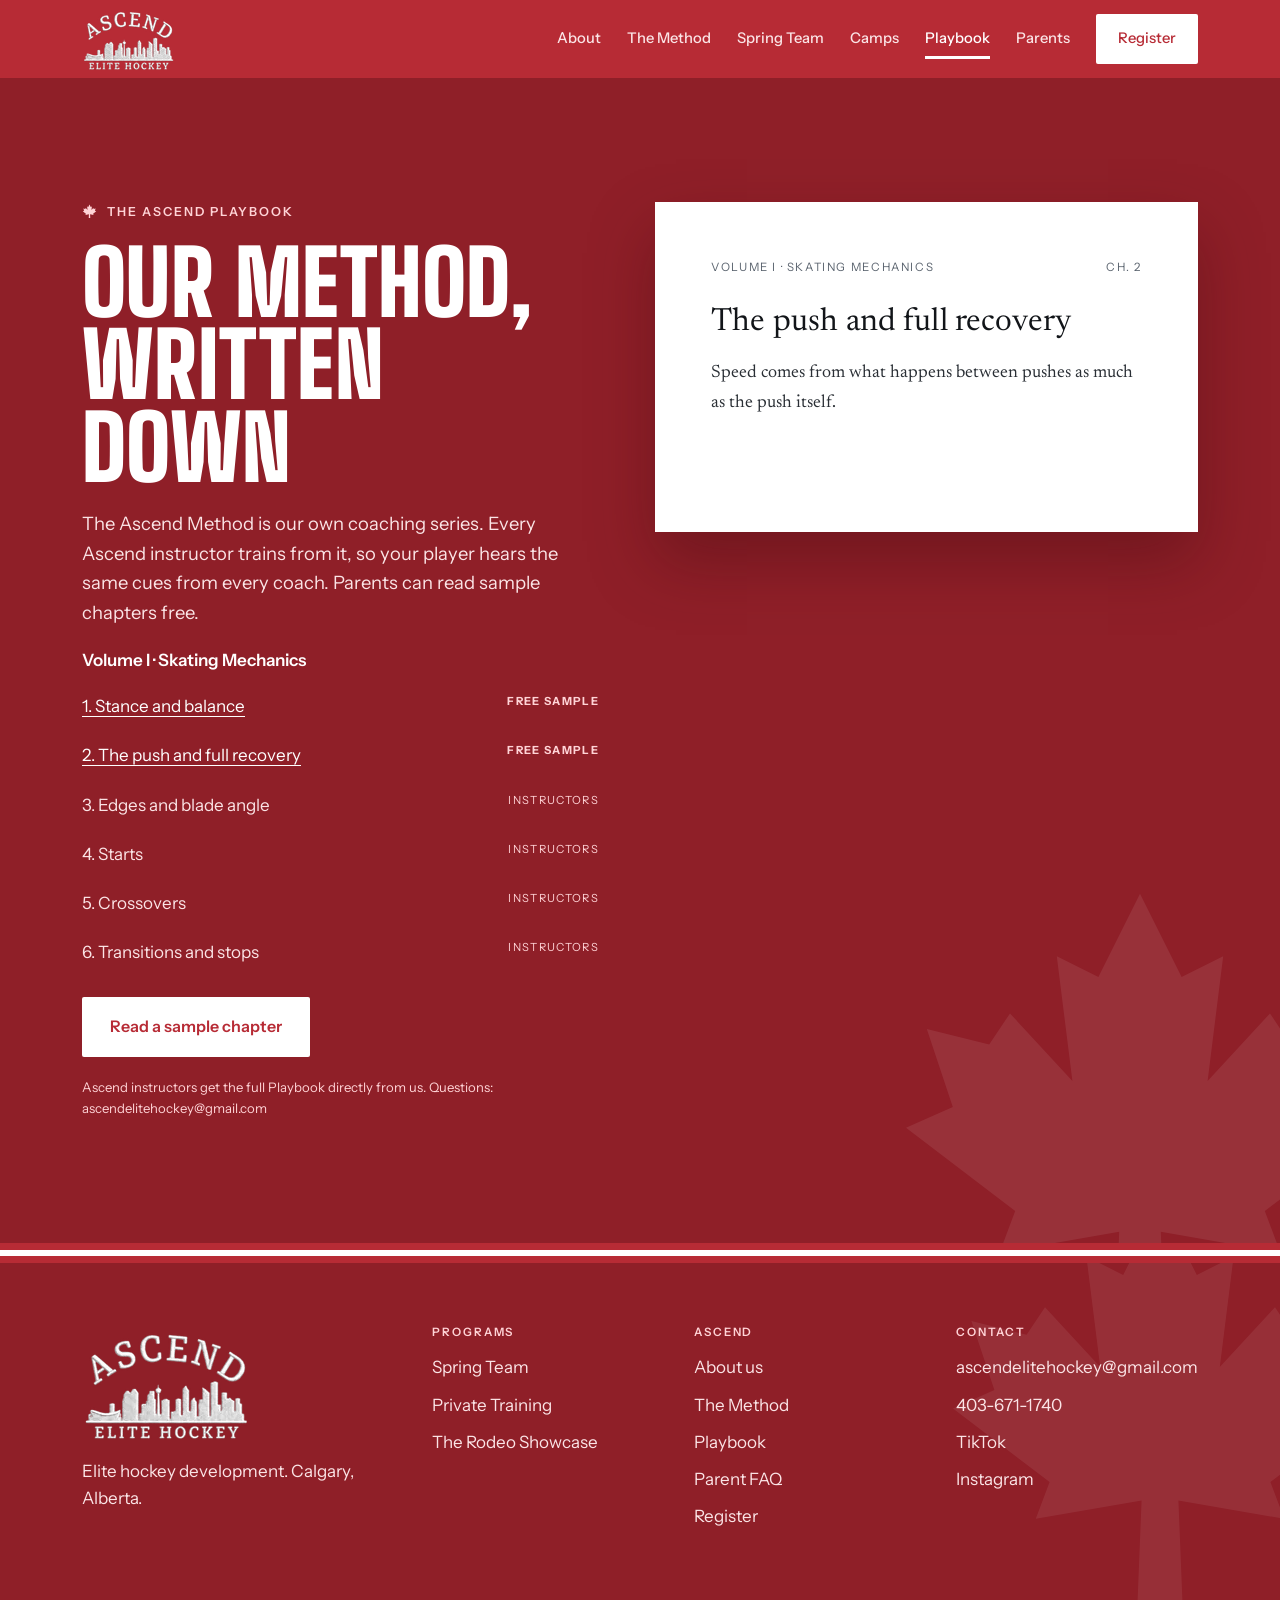
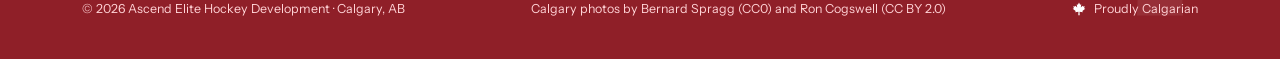
<file: playbook/index.html>
<!DOCTYPE html><html lang="en-CA"> <head><meta charset="utf-8"><meta name="viewport" content="width=device-width, initial-scale=1, viewport-fit=cover"><title>The Ascend Playbook | Ascend Elite Hockey</title><meta name="description" content="The Ascend Method, written down. Read free sample chapters from Volume I: Skating Mechanics."><link rel="canonical" href="https://ascendelitehockey.com/playbook/"><link rel="icon" href="/favicon.svg" type="image/svg+xml"><meta property="og:title" content="The Ascend Playbook | Ascend Elite Hockey"><meta property="og:description" content="The Ascend Method, written down. Read free sample chapters from Volume I: Skating Mechanics."><meta property="og:type" content="website"><meta property="og:url" content="https://ascendelitehockey.com/playbook/"><meta property="og:image" content="https://ascendelitehockey.com/_astro/calgary-tower.C2OtXvkH_xg0mU.jpg"><meta name="theme-color" content="#B72B35"><link rel="preconnect" href="https://fonts.googleapis.com"><link rel="preconnect" href="https://fonts.gstatic.com" crossorigin><link rel="stylesheet" href="https://fonts.googleapis.com/css2?family=Big+Shoulders+Display:wght@600;800;900&family=Instrument+Sans:wght@400;500;600;700&family=Newsreader:ital,opsz,wght@0,6..72,400;1,6..72,400&display=swap"><link rel="stylesheet" href="/_astro/about.AGPiT2Cb.css"></head> <body> <a class="skip" href="#main">Skip to content</a> <header class="nav"> <div class="wrap nav-in"> <a class="logo" href="/" aria-label="Ascend Elite Hockey, home"> <img src="/_astro/logo-white.DTR85qms_1UBpj7.webp" srcset="/_astro/logo-white.DTR85qms_1UBpj7.webp 1x, /_astro/logo-white.DTR85qms_1Vk6Gi.webp 2x" alt="Ascend Elite Hockey" loading="eager" decoding="async" fetchpriority="auto" width="94" height="62"> </a> <nav class="links" aria-label="Main"> <a href="/about">About</a><a href="/method">The Method</a><a href="/spring-teams">Spring Team</a><a href="/camps">Camps</a><a href="/playbook" aria-current="page">Playbook</a><a href="/parents">Parents</a> <a class="btn btn-red" href="/register">Register</a> </nav> <button class="menu-btn" id="menuBtn" type="button" aria-expanded="false" aria-controls="mobileMenu" aria-label="Open menu"> <svg width="26" height="26" viewBox="0 0 26 26" aria-hidden="true"><path d="M3 7h20M3 13h20M3 19h20" stroke="currentColor" stroke-width="2"></path></svg> </button> </div> <nav class="wrap mobile-menu" id="mobileMenu" aria-label="Mobile" hidden> <a href="/">Home</a> <a href="/about">About</a><a href="/method">The Method</a><a href="/spring-teams">Spring Team</a><a href="/camps">Camps</a><a href="/playbook" aria-current="page">Playbook</a><a href="/parents">Parents</a> <a href="/register">Register</a> </nav> </header> <main id="main">  <section class="band dark" aria-labelledby="pageTitle"> <div class="wrap playbook"> <div style="display:grid;gap:20px"> <p class="eyebrow"><svg class="i-leaf" viewBox="0 0 100 100" aria-hidden="true"><path d="M50 4 58 20 66 16 63 40 75 27 79 33 91 30 86 45 95 49 74 65 77 73 54 69 55 94 45 94 46 69 23 73 26 65 5 49 14 45 9 30 21 33 25 27 37 40 34 16 42 20Z"></path></svg>The Ascend Playbook</p> <h1 id="pageTitle" style="font-size:clamp(3rem,7vw,5.6rem)">Our method, written down</h1> <p class="lede">The Ascend Method is our own coaching series. Every Ascend instructor trains from it, so your player hears the same cues from every coach. Parents can read sample chapters free.</p> <div class="toc"> <p style="font-weight:600;color:var(--white)">Volume I · Skating Mechanics</p> <ol> <li> <a href="/playbook/v1-01-stance-and-balance">1. Stance and balance</a> <span class="lock free">Free sample</span> </li><li> <a href="/playbook/v1-02-push-and-recovery">2. The push and full recovery</a> <span class="lock free">Free sample</span> </li><li> <span>3. Edges and blade angle</span> <span class="lock">Instructors</span> </li><li> <span>4. Starts</span> <span class="lock">Instructors</span> </li><li> <span>5. Crossovers</span> <span class="lock">Instructors</span> </li><li> <span>6. Transitions and stops</span> <span class="lock">Instructors</span> </li> </ol> </div> <div class="btns"> <a class="btn btn-red" href="/playbook/v1-01-stance-and-balance">Read a sample chapter</a> </div> <p class="help" style="color:var(--steel-light)">Ascend instructors get the full Playbook directly from us. Questions: ascendelitehockey@gmail.com</p> </div> <article class="book" aria-label="Sample page from chapter 2"> <div class="runhead"><span>Volume I · Skating Mechanics</span><span>Ch. 2</span></div> <h3>The push and full recovery</h3> <p>Speed comes from what happens between pushes as much as the push itself.</p> <a class="more" href="/playbook/v1-02-push-and-recovery">Keep reading <svg class="arrow" viewBox="0 0 16 16" aria-hidden="true"><path d="M2 8h11M9 4l4 4-4 4" fill="none" stroke="currentColor" stroke-width="1.8" stroke-linecap="square"></path></svg></a> </article> </div> </section>  </main> <footer> <div class="hem thin" aria-hidden="true"></div> <div class="wrap foot"> <div class="brand"> <img src="/_astro/logo-white.DTR85qms_1uRujQ.webp" srcset="/_astro/logo-white.DTR85qms_1uRujQ.webp 1x, /_astro/logo-white.DTR85qms_Znywdh.webp 2x" alt="Ascend Elite Hockey" loading="lazy" decoding="async" fetchpriority="auto" width="170" height="113"> <p style="max-width:34ch">Elite hockey development. Calgary, Alberta.</p> </div> <div> <h2>Programs</h2> <a href="/spring-teams">Spring Team</a> <a href="/camps">Private Training</a> <a href="https://matthews04isaac.github.io/therodeoyyc/" target="_blank" rel="noopener">The Rodeo Showcase</a> </div> <div> <h2>Ascend</h2> <a href="/about">About us</a> <a href="/method">The Method</a> <a href="/playbook">Playbook</a> <a href="/parents">Parent FAQ</a> <a href="/register">Register</a> </div> <div> <h2>Contact</h2> <a href="mailto:ascendelitehockey@gmail.com">ascendelitehockey@gmail.com</a> <a href="tel:4036711740">403-671-1740</a> <a href="https://www.tiktok.com/@ascendhockeydevelopment" target="_blank" rel="noopener">TikTok</a> <a href="https://www.instagram.com/ascendhockeydevelopment/" target="_blank" rel="noopener">Instagram</a> </div> </div> <div class="wrap legal"> <span>© 2026 Ascend Elite Hockey Development · Calgary, AB</span> <span>Calgary photos by Bernard Spragg (CC0) and Ron Cogswell (CC BY 2.0)</span> <span class="leaf"><svg class viewBox="0 0 100 100" aria-hidden="true"><path d="M50 4 58 20 66 16 63 40 75 27 79 33 91 30 86 45 95 49 74 65 77 73 54 69 55 94 45 94 46 69 23 73 26 65 5 49 14 45 9 30 21 33 25 27 37 40 34 16 42 20Z"></path></svg>Proudly Calgarian</span> </div> </footer> <script type="module">const t=document.getElementById("menuBtn"),n=document.getElementById("mobileMenu");t?.addEventListener("click",()=>{const e=n.hidden;n.hidden=!e,t.setAttribute("aria-expanded",String(e)),t.setAttribute("aria-label",e?"Close menu":"Open menu")});document.addEventListener("keydown",e=>{e.key==="Escape"&&n&&!n.hidden&&(n.hidden=!0,t?.setAttribute("aria-expanded","false"),t?.focus())});</script> </body> </html>
</file>
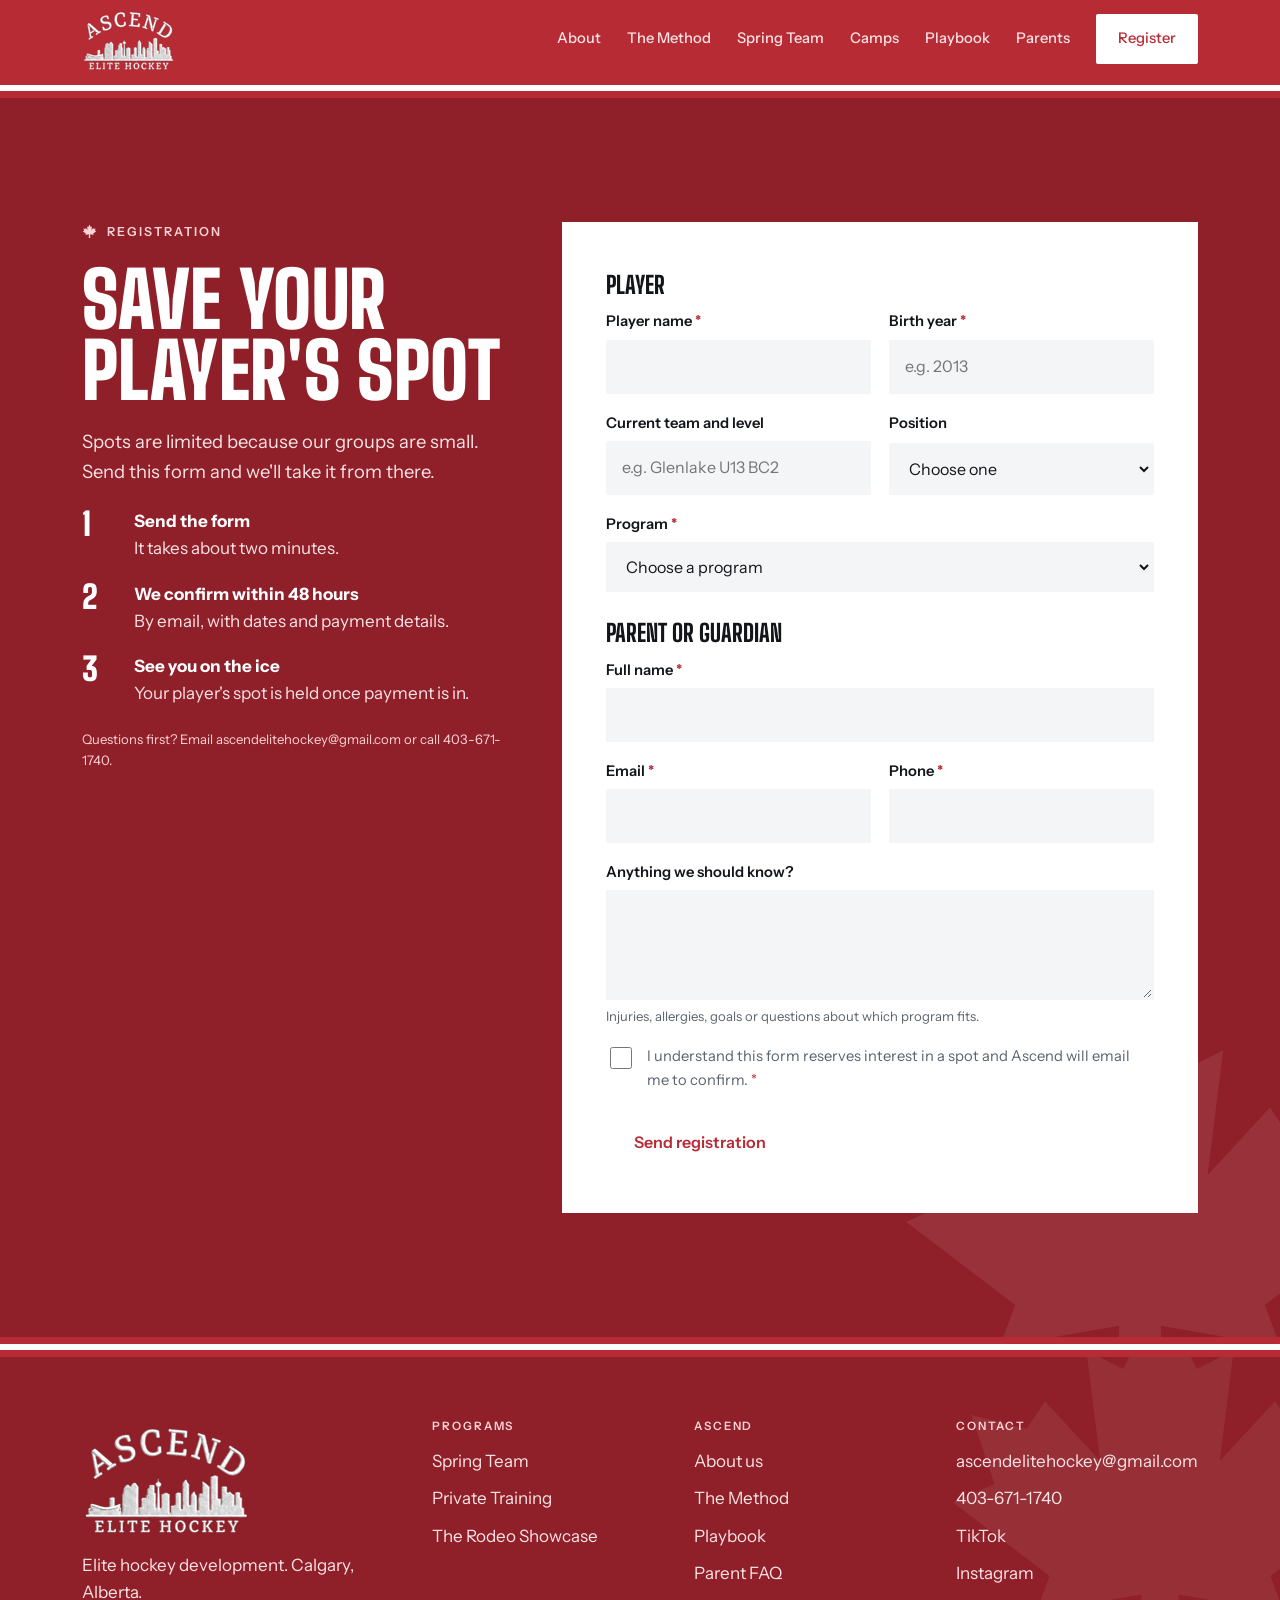
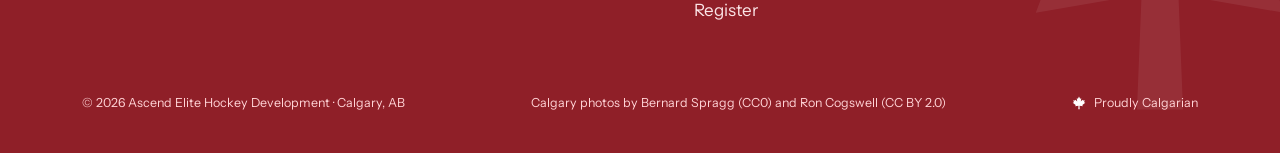
<file: register/index.html>
<!DOCTYPE html><html lang="en-CA"> <head><meta charset="utf-8"><meta name="viewport" content="width=device-width, initial-scale=1, viewport-fit=cover"><title>Register | Ascend Elite Hockey</title><meta name="description" content="Register for the Ascend Spring Team, camps or private training. We confirm every spot by email within 48 hours."><link rel="canonical" href="https://ascendelitehockey.com/register/"><link rel="icon" href="/favicon.svg" type="image/svg+xml"><meta property="og:title" content="Register | Ascend Elite Hockey"><meta property="og:description" content="Register for the Ascend Spring Team, camps or private training. We confirm every spot by email within 48 hours."><meta property="og:type" content="website"><meta property="og:url" content="https://ascendelitehockey.com/register/"><meta property="og:image" content="https://ascendelitehockey.com/_astro/calgary-tower.C2OtXvkH_xg0mU.jpg"><meta name="theme-color" content="#B72B35"><link rel="preconnect" href="https://fonts.googleapis.com"><link rel="preconnect" href="https://fonts.gstatic.com" crossorigin><link rel="stylesheet" href="https://fonts.googleapis.com/css2?family=Big+Shoulders+Display:wght@600;800;900&family=Instrument+Sans:wght@400;500;600;700&family=Newsreader:ital,opsz,wght@0,6..72,400;1,6..72,400&display=swap"><link rel="stylesheet" href="/_astro/about.AGPiT2Cb.css"></head> <body> <a class="skip" href="#main">Skip to content</a> <header class="nav"> <div class="wrap nav-in"> <a class="logo" href="/" aria-label="Ascend Elite Hockey, home"> <img src="/_astro/logo-white.DTR85qms_1UBpj7.webp" srcset="/_astro/logo-white.DTR85qms_1UBpj7.webp 1x, /_astro/logo-white.DTR85qms_1Vk6Gi.webp 2x" alt="Ascend Elite Hockey" loading="eager" decoding="async" fetchpriority="auto" width="94" height="62"> </a> <nav class="links" aria-label="Main"> <a href="/about">About</a><a href="/method">The Method</a><a href="/spring-teams">Spring Team</a><a href="/camps">Camps</a><a href="/playbook">Playbook</a><a href="/parents">Parents</a> <a class="btn btn-red" href="/register" aria-current="page">Register</a> </nav> <button class="menu-btn" id="menuBtn" type="button" aria-expanded="false" aria-controls="mobileMenu" aria-label="Open menu"> <svg width="26" height="26" viewBox="0 0 26 26" aria-hidden="true"><path d="M3 7h20M3 13h20M3 19h20" stroke="currentColor" stroke-width="2"></path></svg> </button> </div> <nav class="wrap mobile-menu" id="mobileMenu" aria-label="Mobile" hidden> <a href="/">Home</a> <a href="/about">About</a><a href="/method">The Method</a><a href="/spring-teams">Spring Team</a><a href="/camps">Camps</a><a href="/playbook">Playbook</a><a href="/parents">Parents</a> <a href="/register" aria-current="page">Register</a> </nav> </header> <main id="main">  <div class="hem thin" aria-hidden="true"></div> <section class="band dark" aria-labelledby="pageTitle"> <div class="wrap reg"> <div class="reg-aside"> <p class="eyebrow"><svg class="i-leaf" viewBox="0 0 100 100" aria-hidden="true"><path d="M50 4 58 20 66 16 63 40 75 27 79 33 91 30 86 45 95 49 74 65 77 73 54 69 55 94 45 94 46 69 23 73 26 65 5 49 14 45 9 30 21 33 25 27 37 40 34 16 42 20Z"></path></svg>Registration</p> <h1 id="pageTitle">Save your player's spot</h1> <p class="lede">Spots are limited because our groups are small. Send this form and we'll take it from there.</p> <ol class="steps"> <li><span><b>Send the form</b>It takes about two minutes.</span></li> <li><span><b>We confirm within 48 hours</b>By email, with dates and payment details.</span></li> <li><span><b>See you on the ice</b>Your player's spot is held once payment is in.</span></li> </ol> <p class="help" style="color:var(--steel-light)">Questions first? Email ascendelitehockey@gmail.com or call 403-671-1740.</p> </div> <form class="reg-form" id="regForm" method="POST" action="https://api.web3forms.com/submit" data-key="2899066b-750a-45be-82c6-d1635d206a7a" novalidate> <input type="hidden" name="access_key" value="2899066b-750a-45be-82c6-d1635d206a7a"> <input type="hidden" name="subject" value="New Ascend registration"> <input type="hidden" name="from_name" value="Ascend website"> <input type="hidden" name="redirect" value="https://ascendelitehockey.com/thanks"> <input type="checkbox" name="botcheck" class="hp" tabindex="-1" autocomplete="off" aria-hidden="true"> <div id="errorSummary" class="err" role="alert" tabindex="-1" hidden></div> <fieldset> <legend>Player</legend> <div class="row"> <div class="field"><label for="pName">Player name <span class="req">*</span></label><input id="pName" name="player_name" autocomplete="off" required><span class="err" id="pNameErr" hidden></span></div> <div class="field"><label for="pYear">Birth year <span class="req">*</span></label><input id="pYear" name="birth_year" inputmode="numeric" maxlength="4" placeholder="e.g. 2013" required><span class="err" id="pYearErr" hidden></span></div> </div> <div class="row"> <div class="field"><label for="pTeam">Current team and level</label><input id="pTeam" name="current_team" placeholder="e.g. Glenlake U13 BC2"></div> <div class="field"><label for="pPos">Position</label> <select id="pPos" name="position"><option value="">Choose one</option><option>Forward</option><option>Defence</option><option>Goalie</option></select> </div> </div> <div class="field"><label for="pProg">Program <span class="req">*</span></label> <select id="pProg" name="program" required> <option value="">Choose a program</option> <option value="Spring Team 2027 ($1,799.99 + GST)" data-id="spring">Spring Team 2027 ($1,799.99 + GST)</option><option value="Spring Team + June Ice 2027 ($2,079.99 + GST)" data-id="spring-june">Spring Team + June Ice 2027 ($2,079.99 + GST)</option><option value="Private Training" data-id="private">Private Training</option> </select> <span class="err" id="pProgErr" hidden></span> </div> </fieldset> <fieldset id="springFields" hidden disabled> <legend>Spring Team details</legend> <div class="row"> <div class="field"><label for="sDob">Date of birth <span class="req">*</span></label><input id="sDob" name="date_of_birth" type="date" min="2012-01-01" max="2013-12-31"><span class="err" id="sDobErr" hidden></span></div> <div class="field"><label for="sShoots">Shoots <span class="req">*</span></label> <select id="sShoots" name="shoots"><option value="">Choose one</option><option>Left</option><option>Right</option></select> <span class="err" id="sShootsErr" hidden></span> </div> </div> <div class="field"><label for="sMerch">Merch size <span class="req">*</span></label> <select id="sMerch" name="merch_size" aria-describedby="sMerchHelp"> <option value="">Choose a size</option> <option value="YM">Youth medium (YM)</option><option value="YL">Youth large (YL)</option><option value="YXL">Youth XL (YXL)</option> <option value="AS">Adult small (AS)</option><option value="AM">Adult medium (AM)</option><option value="AL">Adult large (AL)</option><option value="AXL">Adult XL (AXL)</option> </select> <span class="help" id="sMerchHelp">For the Ascend merch pack.</span> <span class="err" id="sMerchErr" hidden></span> </div> <p style="font-weight:600;margin-top:6px">Emergency contact</p> <div class="row"> <div class="field"><label for="sEName">Name <span class="req">*</span></label><input id="sEName" name="emergency_contact_name" autocomplete="off" aria-describedby="sENameHelp"><span class="help" id="sENameHelp">Someone other than the parent, if possible.</span><span class="err" id="sENameErr" hidden></span></div> <div class="field"><label for="sERel">Relationship to player <span class="req">*</span></label><input id="sERel" name="emergency_contact_relationship" placeholder="e.g. Aunt"><span class="err" id="sERelErr" hidden></span></div> </div> <div class="field"><label for="sEPhone">Emergency contact phone <span class="req">*</span></label><input id="sEPhone" name="emergency_contact_phone" type="tel"><span class="err" id="sEPhoneErr" hidden></span></div> <div class="field" role="radiogroup" aria-labelledby="photoLabel" id="photoGroup"> <p id="photoLabel" style="font-weight:600;font-size:.92rem">Can we use photos and video of your player on Ascend's social media and website? <span class="req">*</span></p> <div style="display:flex;gap:24px"> <label class="consent" for="sPhotoYes"><input type="radio" id="sPhotoYes" name="photo_consent" value="Yes"><span>Yes</span></label> <label class="consent" for="sPhotoNo"><input type="radio" id="sPhotoNo" name="photo_consent" value="No"><span>No</span></label> </div> <span class="err" id="sPhotoErr" hidden></span> </div> <label class="consent" for="sDeposit"><input type="checkbox" id="sDeposit" name="deposit_understood" value="yes"><span>I understand a non-refundable $500 deposit is due at registration to hold my player's spot, and the balance is due before the season starts. <span class="req">*</span></span></label> <span class="err" id="sDepositErr" hidden></span> </fieldset> <fieldset> <legend>Parent or guardian</legend> <div class="field"><label for="gName">Full name <span class="req">*</span></label><input id="gName" name="parent_name" autocomplete="name" required><span class="err" id="gNameErr" hidden></span></div> <div class="row"> <div class="field"><label for="gEmail">Email <span class="req">*</span></label><input id="gEmail" name="email" type="email" autocomplete="email" required><span class="err" id="gEmailErr" hidden></span></div> <div class="field"><label for="gPhone">Phone <span class="req">*</span></label><input id="gPhone" name="phone" type="tel" autocomplete="tel" required><span class="err" id="gPhoneErr" hidden></span></div> </div> <div class="field"><label for="notes">Anything we should know?</label><textarea id="notes" name="notes" aria-describedby="notesHelp"></textarea><span class="help" id="notesHelp">Injuries, allergies, goals or questions about which program fits.</span></div> <label class="consent" for="agree"><input type="checkbox" id="agree" name="agreed" value="yes" required><span>I understand this form reserves interest in a spot and Ascend will email me to confirm. <span class="req">*</span></span></label> <span class="err" id="agreeErr" hidden></span> </fieldset> <button class="btn btn-red" type="submit" style="justify-self:start">Send registration <svg class="arrow" viewBox="0 0 16 16" aria-hidden="true"><path d="M2 8h11M9 4l4 4-4 4" fill="none" stroke="currentColor" stroke-width="1.8" stroke-linecap="square"></path></svg></button> </form> </div> </section> <script type="module">const s=document.getElementById("regForm"),a=document.getElementById("pProg"),m=new URLSearchParams(location.search).get("program");if(m){const e=Array.from(a.options).find(t=>t.dataset.id===m);e&&(a.value=e.value)}const g=document.getElementById("springFields"),h=()=>(a.selectedOptions[0]?.dataset.id??"").startsWith("spring");function u(){const e=h();g.hidden=!e,g.disabled=!e}a.addEventListener("change",u);u();const d={sDob:e=>{if(!e)return"Enter the date of birth.";const t=parseInt(e.slice(0,4),10);return t===2012||t===2013?"":"The Spring Team is for players born in 2012 and 2013."},sShoots:e=>e?"":"Choose left or right.",sMerch:e=>e?"":"Choose a merch size.",sEName:e=>e.trim()?"":"Enter an emergency contact name.",sERel:e=>e.trim()?"":"Enter how they are related to the player.",sEPhone:e=>e.replace(/\D/g,"").length>=10?"":"Enter a 10-digit phone number."},l={pName:e=>e.trim()?"":"Enter the player's name.",pYear:e=>{const t=parseInt(e,10);return/^\d{4}$/.test(e.trim())&&t>=2006&&t<=2022?"":"Enter a four-digit birth year, like 2013."},pProg:e=>e?"":"Choose the program you're registering for.",gName:e=>e.trim()?"":"Enter a parent or guardian name.",gEmail:e=>/^[^\s@]+@[^\s@]+\.[^\s@]+$/.test(e.trim())?"":"Enter an email we can reply to, like name@example.com.",gPhone:e=>e.replace(/\D/g,"").length>=10?"":"Enter a 10-digit phone number."};function c(e){const t=document.getElementById(e),r=document.getElementById(e+"Err"),n=(l[e]??d[e])(t.value);return t.closest(".field").classList.toggle("bad",!!n),r.textContent=n,r.hidden=!n,n?(t.setAttribute("aria-invalid","true"),t.setAttribute("aria-describedby",e+"Err")):(t.removeAttribute("aria-invalid"),t.removeAttribute("aria-describedby")),n}[...Object.keys(l),...Object.keys(d)].forEach(e=>{document.getElementById(e).addEventListener("blur",t=>{t.target.value&&c(e)})});function p(e){const t=document.getElementById("sPhotoErr"),r=s.querySelector("input[name=photo_consent]:checked");t.textContent=r?"":"Choose yes or no.",t.hidden=!!r,r||e.push("sPhotoYes");const n=document.getElementById("sDeposit"),o=document.getElementById("sDepositErr");o.textContent=n.checked?"":"Tick the box to confirm you understand the deposit.",o.hidden=n.checked,n.checked||e.push("sDeposit")}s.addEventListener("submit",e=>{const t=Object.keys(l).filter(i=>c(i));h()&&(t.push(...Object.keys(d).filter(i=>c(i))),p(t));const r=document.getElementById("agree"),n=document.getElementById("agreeErr");r.checked?n.hidden=!0:(n.textContent="Tick the box to confirm before sending.",n.hidden=!1,t.push("agree"));const o=document.getElementById("errorSummary");if(t.length){e.preventDefault(),o.textContent=t.length===1?"One thing needs fixing before you send.":`${t.length} things need fixing before you send.`,o.hidden=!1,document.getElementById(t[0]).focus();return}o.hidden=!0,e.preventDefault(),y(o)});async function y(e){const t=s.querySelector("button[type=submit]"),r=n=>{e.textContent=n,e.hidden=!1,e.focus(),t.disabled=!1,t.textContent="Send registration"};if(!s.dataset.key){r("Online registration is not switched on yet. Please email ascendelitehockey@gmail.com and we will save your spot.");return}t.disabled=!0,t.textContent="Sending…";try{const n=Object.fromEntries(new FormData(s));delete n.redirect,(await(await fetch("https://api.web3forms.com/submit",{method:"POST",headers:{"Content-Type":"application/json",Accept:"application/json"},body:JSON.stringify(n)})).json()).success?location.href="/thanks":r("Your registration didn't send. Please try again, or email ascendelitehockey@gmail.com.")}catch{r("Your registration didn't send. Check your connection and try again, or email ascendelitehockey@gmail.com.")}}window.addEventListener("pageshow",()=>{const e=s.querySelector("button[type=submit]");e.disabled=!1,e.textContent="Send registration"});</script>  </main> <footer> <div class="hem thin" aria-hidden="true"></div> <div class="wrap foot"> <div class="brand"> <img src="/_astro/logo-white.DTR85qms_1uRujQ.webp" srcset="/_astro/logo-white.DTR85qms_1uRujQ.webp 1x, /_astro/logo-white.DTR85qms_Znywdh.webp 2x" alt="Ascend Elite Hockey" loading="lazy" decoding="async" fetchpriority="auto" width="170" height="113"> <p style="max-width:34ch">Elite hockey development. Calgary, Alberta.</p> </div> <div> <h2>Programs</h2> <a href="/spring-teams">Spring Team</a> <a href="/camps">Private Training</a> <a href="https://matthews04isaac.github.io/therodeoyyc/" target="_blank" rel="noopener">The Rodeo Showcase</a> </div> <div> <h2>Ascend</h2> <a href="/about">About us</a> <a href="/method">The Method</a> <a href="/playbook">Playbook</a> <a href="/parents">Parent FAQ</a> <a href="/register">Register</a> </div> <div> <h2>Contact</h2> <a href="mailto:ascendelitehockey@gmail.com">ascendelitehockey@gmail.com</a> <a href="tel:4036711740">403-671-1740</a> <a href="https://www.tiktok.com/@ascendhockeydevelopment" target="_blank" rel="noopener">TikTok</a> <a href="https://www.instagram.com/ascendhockeydevelopment/" target="_blank" rel="noopener">Instagram</a> </div> </div> <div class="wrap legal"> <span>© 2026 Ascend Elite Hockey Development · Calgary, AB</span> <span>Calgary photos by Bernard Spragg (CC0) and Ron Cogswell (CC BY 2.0)</span> <span class="leaf"><svg class viewBox="0 0 100 100" aria-hidden="true"><path d="M50 4 58 20 66 16 63 40 75 27 79 33 91 30 86 45 95 49 74 65 77 73 54 69 55 94 45 94 46 69 23 73 26 65 5 49 14 45 9 30 21 33 25 27 37 40 34 16 42 20Z"></path></svg>Proudly Calgarian</span> </div> </footer> <script type="module">const t=document.getElementById("menuBtn"),n=document.getElementById("mobileMenu");t?.addEventListener("click",()=>{const e=n.hidden;n.hidden=!e,t.setAttribute("aria-expanded",String(e)),t.setAttribute("aria-label",e?"Close menu":"Open menu")});document.addEventListener("keydown",e=>{e.key==="Escape"&&n&&!n.hidden&&(n.hidden=!0,t?.setAttribute("aria-expanded","false"),t?.focus())});</script> </body> </html>
</file>
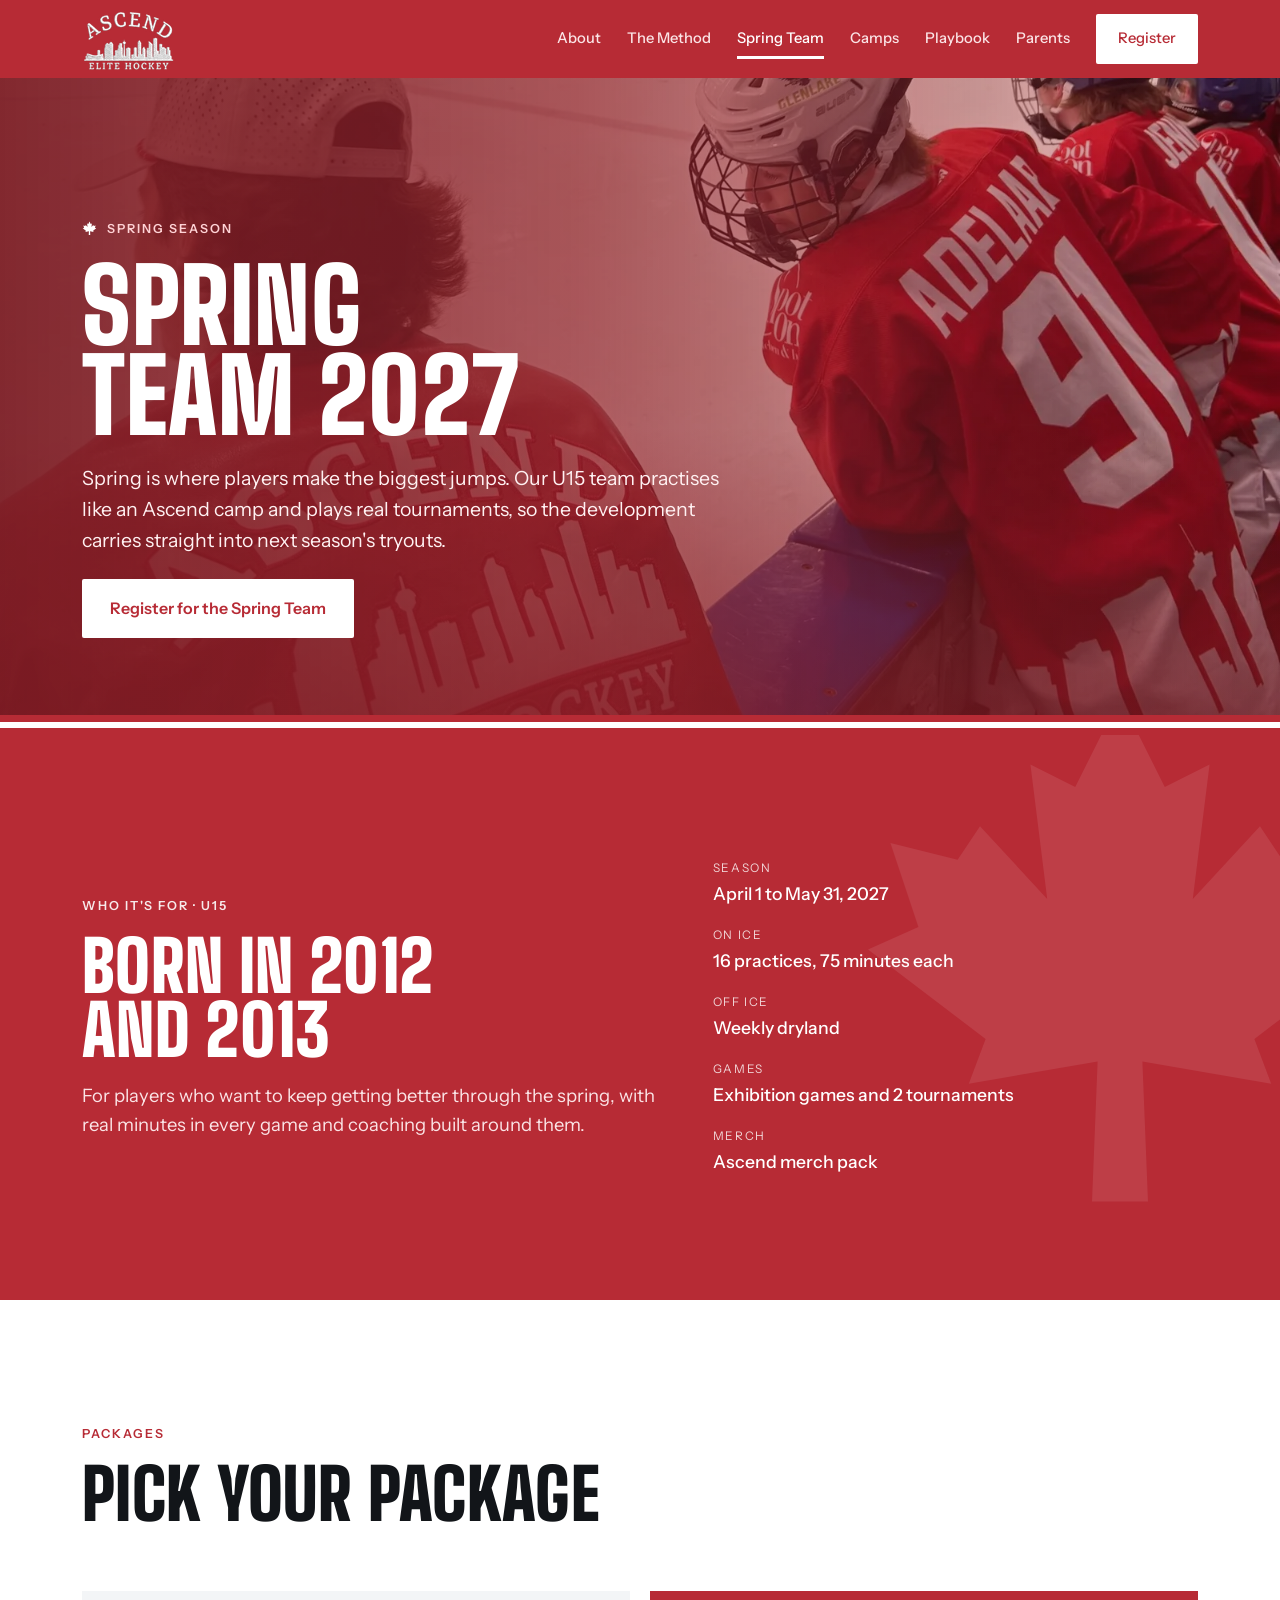
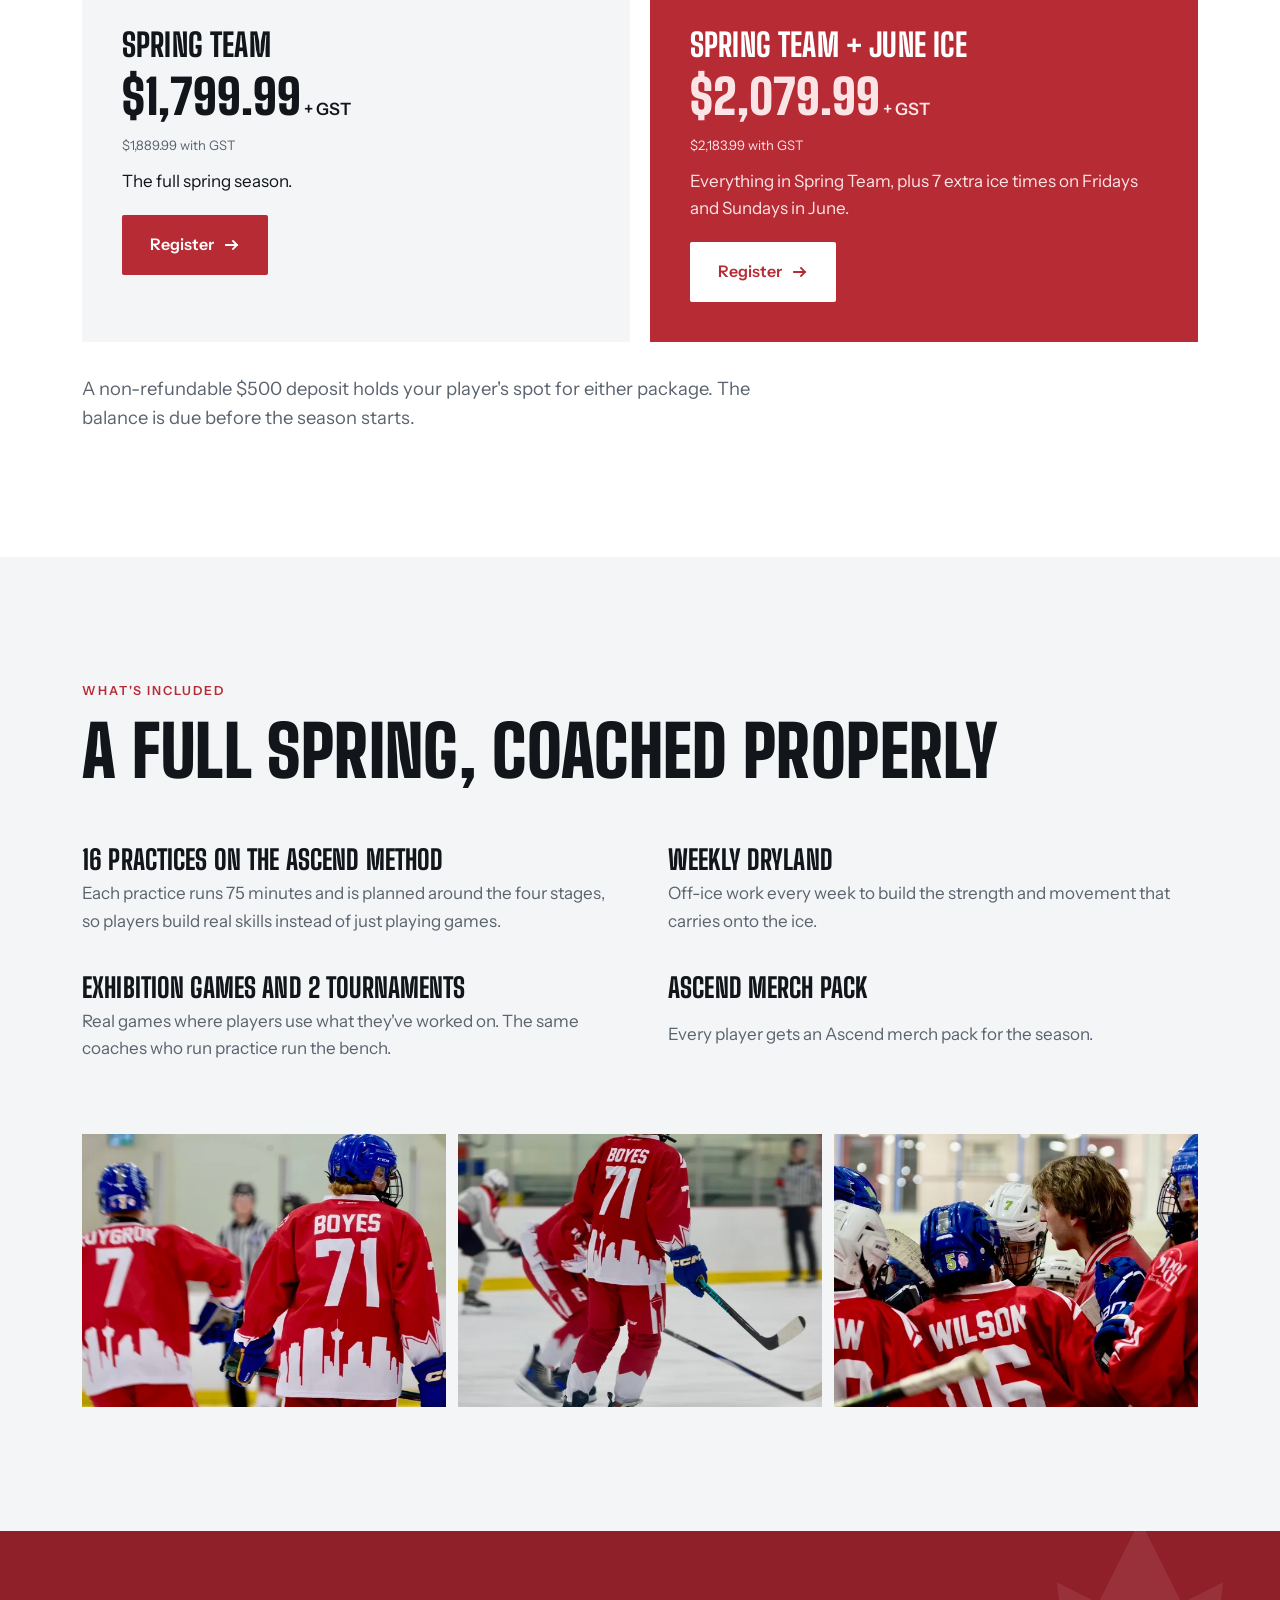
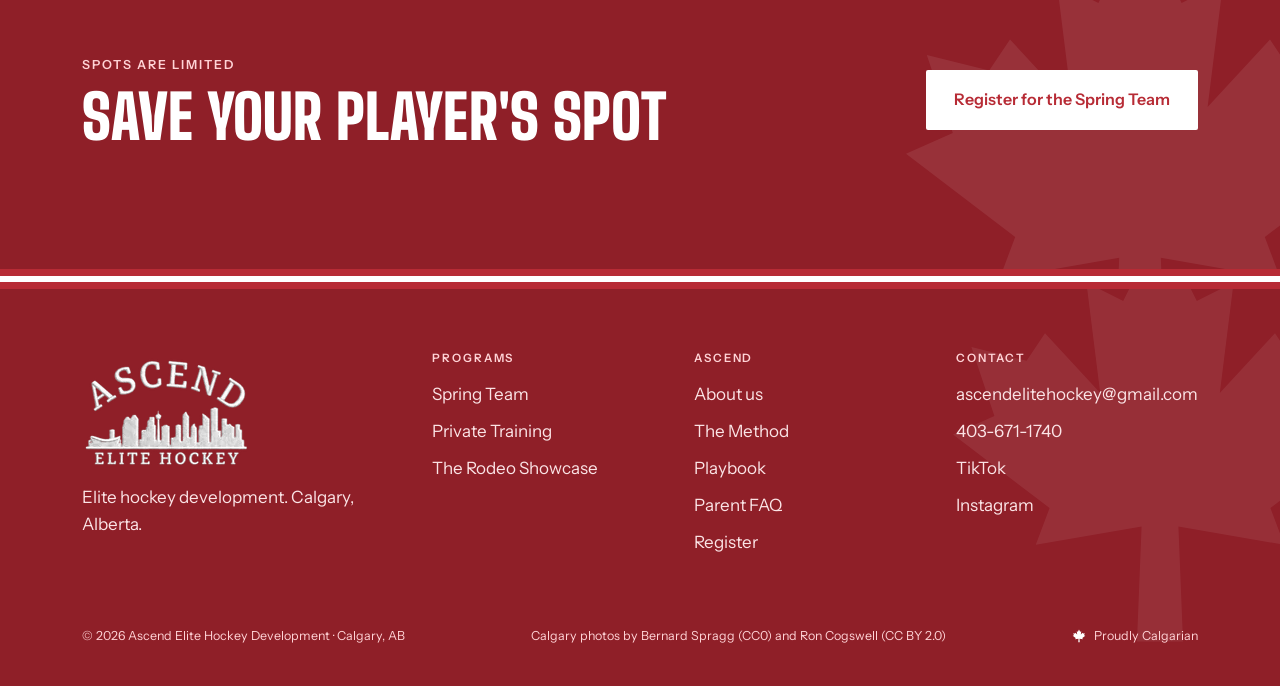
<file: spring-teams/index.html>
<!DOCTYPE html><html lang="en-CA"> <head><meta charset="utf-8"><meta name="viewport" content="width=device-width, initial-scale=1, viewport-fit=cover"><title>Spring Team 2027 | Ascend Elite Hockey</title><meta name="description" content="The Ascend U15 Spring Team for players born in 2012 and 2013. 16 practices, weekly dryland, exhibition games and 2 tournaments in Calgary."><link rel="canonical" href="https://ascendelitehockey.com/spring-teams/"><link rel="icon" href="/favicon.svg" type="image/svg+xml"><meta property="og:title" content="Spring Team 2027 | Ascend Elite Hockey"><meta property="og:description" content="The Ascend U15 Spring Team for players born in 2012 and 2013. 16 practices, weekly dryland, exhibition games and 2 tournaments in Calgary."><meta property="og:type" content="website"><meta property="og:url" content="https://ascendelitehockey.com/spring-teams/"><meta property="og:image" content="https://ascendelitehockey.com/_astro/calgary-tower.C2OtXvkH_xg0mU.jpg"><meta name="theme-color" content="#B72B35"><link rel="preconnect" href="https://fonts.googleapis.com"><link rel="preconnect" href="https://fonts.gstatic.com" crossorigin><link rel="stylesheet" href="https://fonts.googleapis.com/css2?family=Big+Shoulders+Display:wght@600;800;900&family=Instrument+Sans:wght@400;500;600;700&family=Newsreader:ital,opsz,wght@0,6..72,400;1,6..72,400&display=swap"><link rel="stylesheet" href="/_astro/about.AGPiT2Cb.css"></head> <body> <a class="skip" href="#main">Skip to content</a> <header class="nav"> <div class="wrap nav-in"> <a class="logo" href="/" aria-label="Ascend Elite Hockey, home"> <img src="/_astro/logo-white.DTR85qms_1UBpj7.webp" srcset="/_astro/logo-white.DTR85qms_1UBpj7.webp 1x, /_astro/logo-white.DTR85qms_1Vk6Gi.webp 2x" alt="Ascend Elite Hockey" loading="eager" decoding="async" fetchpriority="auto" width="94" height="62"> </a> <nav class="links" aria-label="Main"> <a href="/about">About</a><a href="/method">The Method</a><a href="/spring-teams" aria-current="page">Spring Team</a><a href="/camps">Camps</a><a href="/playbook">Playbook</a><a href="/parents">Parents</a> <a class="btn btn-red" href="/register">Register</a> </nav> <button class="menu-btn" id="menuBtn" type="button" aria-expanded="false" aria-controls="mobileMenu" aria-label="Open menu"> <svg width="26" height="26" viewBox="0 0 26 26" aria-hidden="true"><path d="M3 7h20M3 13h20M3 19h20" stroke="currentColor" stroke-width="2"></path></svg> </button> </div> <nav class="wrap mobile-menu" id="mobileMenu" aria-label="Mobile" hidden> <a href="/">Home</a> <a href="/about">About</a><a href="/method">The Method</a><a href="/spring-teams" aria-current="page">Spring Team</a><a href="/camps">Camps</a><a href="/playbook">Playbook</a><a href="/parents">Parents</a> <a href="/register">Register</a> </nav> </header> <main id="main">  <section class="photo-head" aria-labelledby="pageTitle"> <img src="/_astro/spring-bench.CwU9BZzE_18dojY.webp" srcset="/_astro/spring-bench.CwU9BZzE_15DcNc.webp 640w, /_astro/spring-bench.CwU9BZzE_Z6qyNJ.webp 1024w, /_astro/spring-bench.CwU9BZzE_Z2r507B.webp 1600w" alt="Ascend players on the bench in red Ascend Elite Hockey jerseys" style="object-position:center 85%" sizes="100vw" loading="eager" fetchpriority="high" decoding="async" width="1800" height="2400" class="bg"> <div class="wrap in"> <p class="eyebrow"><svg class="i-leaf" viewBox="0 0 100 100" aria-hidden="true"><path d="M50 4 58 20 66 16 63 40 75 27 79 33 91 30 86 45 95 49 74 65 77 73 54 69 55 94 45 94 46 69 23 73 26 65 5 49 14 45 9 30 21 33 25 27 37 40 34 16 42 20Z"></path></svg>Spring season</p> <h1 id="pageTitle">Spring Team 2027</h1> <p class="sub">Spring is where players make the biggest jumps. Our U15 team practises like an Ascend camp and plays real tournaments, so the development carries straight into next season&#39;s tryouts.</p>  <div class="btns"><a class="btn btn-red" href="/register?program=spring">Register for the Spring Team</a></div>  </div>  </section> <div class="hem thin" aria-hidden="true"></div> <section class="band spring"> <svg class="leaf-bg" viewBox="0 0 100 100" aria-hidden="true"><path d="M50 4 58 20 66 16 63 40 75 27 79 33 91 30 86 45 95 49 74 65 77 73 54 69 55 94 45 94 46 69 23 73 26 65 5 49 14 45 9 30 21 33 25 27 37 40 34 16 42 20Z"></path></svg> <div class="wrap spring-grid two"> <div class="head" style="margin-bottom:0"><p class="eyebrow">Who it's for · U15</p><h2>Born in 2012 and 2013</h2><p class="lede">For players who want to keep getting better through the spring, with real minutes in every game and coaching built around them.</p></div> <dl class="facts-list"> <div><dt>Season</dt><dd>April 1 to May 31, 2027</dd></div><div><dt>On ice</dt><dd>16 practices, 75 minutes each</dd></div><div><dt>Off ice</dt><dd>Weekly dryland</dd></div><div><dt>Games</dt><dd>Exhibition games and 2 tournaments</dd></div><div><dt>Merch</dt><dd>Ascend merch pack</dd></div> </dl> </div> </section> <section class="band"> <div class="wrap"> <div class="head"><p class="eyebrow">Packages</p><h2>Pick your package</h2></div> <div class="packages"> <article class="package"> <h3>Spring Team</h3> <p class="pk-price"><span class="price">$1,799.99</span> + GST</p> <p class="help">$1,889.99 with GST</p> <p>The full spring season.</p> <a class="btn btn-red" href="/register?program=spring">Register <svg class="arrow" viewBox="0 0 16 16" aria-hidden="true"><path d="M2 8h11M9 4l4 4-4 4" fill="none" stroke="currentColor" stroke-width="1.8" stroke-linecap="square"></path></svg></a> </article><article class="package"> <h3>Spring Team + June Ice</h3> <p class="pk-price"><span class="price">$2,079.99</span> + GST</p> <p class="help">$2,183.99 with GST</p> <p>Everything in Spring Team, plus 7 extra ice times on Fridays and Sundays in June.</p> <a class="btn btn-red" href="/register?program=spring-june">Register <svg class="arrow" viewBox="0 0 16 16" aria-hidden="true"><path d="M2 8h11M9 4l4 4-4 4" fill="none" stroke="currentColor" stroke-width="1.8" stroke-linecap="square"></path></svg></a> </article> </div> <p class="lede" style="margin-top:32px">A non-refundable $500 deposit holds your player&#39;s spot for either package. The balance is due before the season starts.</p> </div> </section> <section class="band band-ice"> <div class="wrap"> <div class="head"><p class="eyebrow">What's included</p><h2>A full spring, coached properly</h2></div> <div class="included"> <div><h3>16 practices on the Ascend Method</h3><p>Each practice runs 75 minutes and is planned around the four stages, so players build real skills instead of just playing games.</p></div> <div><h3>Weekly dryland</h3><p>Off-ice work every week to build the strength and movement that carries onto the ice.</p></div> <div><h3>Exhibition games and 2 tournaments</h3><p>Real games where players use what they've worked on. The same coaches who run practice run the bench.</p></div> <div><h3>Ascend merch pack</h3><p>Every player gets an Ascend merch pack for the season.</p></div> </div> <div class="photo-row"> <div class="img-frame"><img src="/_astro/spring-8710.C_5GWdhF_Z1o0Pbx.webp" srcset="/_astro/spring-8710.C_5GWdhF_1g5vBq.webp 400w, /_astro/spring-8710.C_5GWdhF_Z4FMQy.webp 700w" alt="Two Ascend players in red jerseys, numbers 7 and 71" sizes="(min-width: 760px) 33vw, 100vw" loading="lazy" decoding="async" fetchpriority="auto" width="1560" height="1040"></div> <div class="img-frame"><img src="/_astro/spring-8707.C_0Ye84N_Z14HT2M.webp" srcset="/_astro/spring-8707.C_0Ye84N_16H5C4.webp 400w, /_astro/spring-8707.C_0Ye84N_Ze4dPU.webp 700w" alt="An Ascend player in a red jersey skating with the puck" sizes="(min-width: 760px) 33vw, 100vw" loading="lazy" decoding="async" fetchpriority="auto" width="1560" height="1040"></div> <div class="img-frame"><img src="/_astro/spring-8708.BQnld7TT_Z1ggI7G.webp" srcset="/_astro/spring-8708.BQnld7TT_Z20M5kf.webp 400w, /_astro/spring-8708.BQnld7TT_1ICJ0H.webp 700w" alt="Ascend players together on the bench" sizes="(min-width: 760px) 33vw, 100vw" loading="lazy" decoding="async" fetchpriority="auto" width="1560" height="1040"></div> </div> </div> </section> <section class="band dark"> <div class="wrap cta-band"> <div><p class="eyebrow">Spots are limited</p><h2>Save your player's spot</h2></div> <a class="btn btn-red" href="/register?program=spring">Register for the Spring Team</a> </div> </section>  </main> <footer> <div class="hem thin" aria-hidden="true"></div> <div class="wrap foot"> <div class="brand"> <img src="/_astro/logo-white.DTR85qms_1uRujQ.webp" srcset="/_astro/logo-white.DTR85qms_1uRujQ.webp 1x, /_astro/logo-white.DTR85qms_Znywdh.webp 2x" alt="Ascend Elite Hockey" loading="lazy" decoding="async" fetchpriority="auto" width="170" height="113"> <p style="max-width:34ch">Elite hockey development. Calgary, Alberta.</p> </div> <div> <h2>Programs</h2> <a href="/spring-teams">Spring Team</a> <a href="/camps">Private Training</a> <a href="https://matthews04isaac.github.io/therodeoyyc/" target="_blank" rel="noopener">The Rodeo Showcase</a> </div> <div> <h2>Ascend</h2> <a href="/about">About us</a> <a href="/method">The Method</a> <a href="/playbook">Playbook</a> <a href="/parents">Parent FAQ</a> <a href="/register">Register</a> </div> <div> <h2>Contact</h2> <a href="mailto:ascendelitehockey@gmail.com">ascendelitehockey@gmail.com</a> <a href="tel:4036711740">403-671-1740</a> <a href="https://www.tiktok.com/@ascendhockeydevelopment" target="_blank" rel="noopener">TikTok</a> <a href="https://www.instagram.com/ascendhockeydevelopment/" target="_blank" rel="noopener">Instagram</a> </div> </div> <div class="wrap legal"> <span>© 2026 Ascend Elite Hockey Development · Calgary, AB</span> <span>Calgary photos by Bernard Spragg (CC0) and Ron Cogswell (CC BY 2.0)</span> <span class="leaf"><svg class viewBox="0 0 100 100" aria-hidden="true"><path d="M50 4 58 20 66 16 63 40 75 27 79 33 91 30 86 45 95 49 74 65 77 73 54 69 55 94 45 94 46 69 23 73 26 65 5 49 14 45 9 30 21 33 25 27 37 40 34 16 42 20Z"></path></svg>Proudly Calgarian</span> </div> </footer> <script type="module">const t=document.getElementById("menuBtn"),n=document.getElementById("mobileMenu");t?.addEventListener("click",()=>{const e=n.hidden;n.hidden=!e,t.setAttribute("aria-expanded",String(e)),t.setAttribute("aria-label",e?"Close menu":"Open menu")});document.addEventListener("keydown",e=>{e.key==="Escape"&&n&&!n.hidden&&(n.hidden=!0,t?.setAttribute("aria-expanded","false"),t?.focus())});</script> </body> </html>
</file>
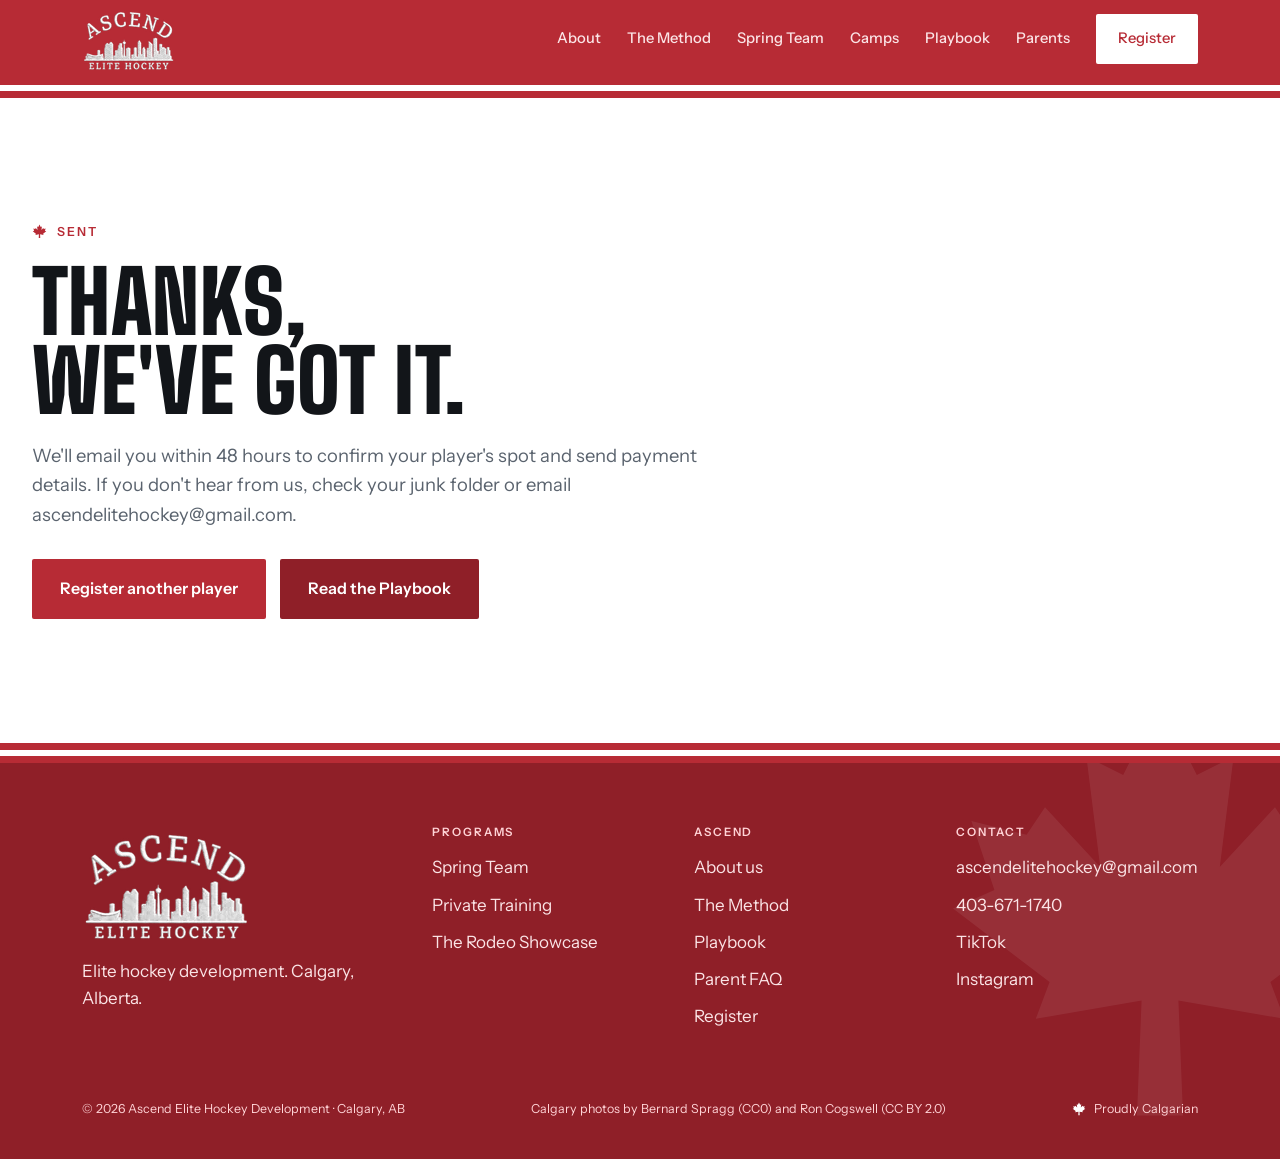
<file: thanks/index.html>
<!DOCTYPE html><html lang="en-CA"> <head><meta charset="utf-8"><meta name="viewport" content="width=device-width, initial-scale=1, viewport-fit=cover"><title>Registration sent | Ascend Elite Hockey</title><meta name="description" content="Thanks for registering with Ascend Elite Hockey."><link rel="canonical" href="https://ascendelitehockey.com/thanks/"><link rel="icon" href="/favicon.svg" type="image/svg+xml"><meta property="og:title" content="Registration sent | Ascend Elite Hockey"><meta property="og:description" content="Thanks for registering with Ascend Elite Hockey."><meta property="og:type" content="website"><meta property="og:url" content="https://ascendelitehockey.com/thanks/"><meta property="og:image" content="https://ascendelitehockey.com/_astro/calgary-tower.C2OtXvkH_xg0mU.jpg"><meta name="theme-color" content="#B72B35"><link rel="preconnect" href="https://fonts.googleapis.com"><link rel="preconnect" href="https://fonts.gstatic.com" crossorigin><link rel="stylesheet" href="https://fonts.googleapis.com/css2?family=Big+Shoulders+Display:wght@600;800;900&family=Instrument+Sans:wght@400;500;600;700&family=Newsreader:ital,opsz,wght@0,6..72,400;1,6..72,400&display=swap"><link rel="stylesheet" href="/_astro/about.AGPiT2Cb.css"></head> <body> <a class="skip" href="#main">Skip to content</a> <header class="nav"> <div class="wrap nav-in"> <a class="logo" href="/" aria-label="Ascend Elite Hockey, home"> <img src="/_astro/logo-white.DTR85qms_1UBpj7.webp" srcset="/_astro/logo-white.DTR85qms_1UBpj7.webp 1x, /_astro/logo-white.DTR85qms_1Vk6Gi.webp 2x" alt="Ascend Elite Hockey" loading="eager" decoding="async" fetchpriority="auto" width="94" height="62"> </a> <nav class="links" aria-label="Main"> <a href="/about">About</a><a href="/method">The Method</a><a href="/spring-teams">Spring Team</a><a href="/camps">Camps</a><a href="/playbook">Playbook</a><a href="/parents">Parents</a> <a class="btn btn-red" href="/register">Register</a> </nav> <button class="menu-btn" id="menuBtn" type="button" aria-expanded="false" aria-controls="mobileMenu" aria-label="Open menu"> <svg width="26" height="26" viewBox="0 0 26 26" aria-hidden="true"><path d="M3 7h20M3 13h20M3 19h20" stroke="currentColor" stroke-width="2"></path></svg> </button> </div> <nav class="wrap mobile-menu" id="mobileMenu" aria-label="Mobile" hidden> <a href="/">Home</a> <a href="/about">About</a><a href="/method">The Method</a><a href="/spring-teams">Spring Team</a><a href="/camps">Camps</a><a href="/playbook">Playbook</a><a href="/parents">Parents</a> <a href="/register">Register</a> </nav> </header> <main id="main">  <div class="hem thin" aria-hidden="true"></div> <section class="band"> <div class="wrap" style="display:grid;gap:20px;max-width:760px;margin-inline:0"> <p class="eyebrow"><svg class="i-leaf" viewBox="0 0 100 100" aria-hidden="true"><path d="M50 4 58 20 66 16 63 40 75 27 79 33 91 30 86 45 95 49 74 65 77 73 54 69 55 94 45 94 46 69 23 73 26 65 5 49 14 45 9 30 21 33 25 27 37 40 34 16 42 20Z"></path></svg>Sent</p> <h1 style="font-size:clamp(3rem,7vw,5.4rem)">Thanks, we've got it.</h1> <p class="lede">We'll email you within 48 hours to confirm your player's spot and send payment details. If you don't hear from us, check your junk folder or email ascendelitehockey@gmail.com.</p> <div class="btns" style="margin-top:10px"> <a class="btn btn-red" href="/register">Register another player</a> <a class="btn btn-ink" href="/playbook">Read the Playbook</a> </div> </div> </section>  </main> <footer> <div class="hem thin" aria-hidden="true"></div> <div class="wrap foot"> <div class="brand"> <img src="/_astro/logo-white.DTR85qms_1uRujQ.webp" srcset="/_astro/logo-white.DTR85qms_1uRujQ.webp 1x, /_astro/logo-white.DTR85qms_Znywdh.webp 2x" alt="Ascend Elite Hockey" loading="lazy" decoding="async" fetchpriority="auto" width="170" height="113"> <p style="max-width:34ch">Elite hockey development. Calgary, Alberta.</p> </div> <div> <h2>Programs</h2> <a href="/spring-teams">Spring Team</a> <a href="/camps">Private Training</a> <a href="https://matthews04isaac.github.io/therodeoyyc/" target="_blank" rel="noopener">The Rodeo Showcase</a> </div> <div> <h2>Ascend</h2> <a href="/about">About us</a> <a href="/method">The Method</a> <a href="/playbook">Playbook</a> <a href="/parents">Parent FAQ</a> <a href="/register">Register</a> </div> <div> <h2>Contact</h2> <a href="mailto:ascendelitehockey@gmail.com">ascendelitehockey@gmail.com</a> <a href="tel:4036711740">403-671-1740</a> <a href="https://www.tiktok.com/@ascendhockeydevelopment" target="_blank" rel="noopener">TikTok</a> <a href="https://www.instagram.com/ascendhockeydevelopment/" target="_blank" rel="noopener">Instagram</a> </div> </div> <div class="wrap legal"> <span>© 2026 Ascend Elite Hockey Development · Calgary, AB</span> <span>Calgary photos by Bernard Spragg (CC0) and Ron Cogswell (CC BY 2.0)</span> <span class="leaf"><svg class viewBox="0 0 100 100" aria-hidden="true"><path d="M50 4 58 20 66 16 63 40 75 27 79 33 91 30 86 45 95 49 74 65 77 73 54 69 55 94 45 94 46 69 23 73 26 65 5 49 14 45 9 30 21 33 25 27 37 40 34 16 42 20Z"></path></svg>Proudly Calgarian</span> </div> </footer> <script type="module">const t=document.getElementById("menuBtn"),n=document.getElementById("mobileMenu");t?.addEventListener("click",()=>{const e=n.hidden;n.hidden=!e,t.setAttribute("aria-expanded",String(e)),t.setAttribute("aria-label",e?"Close menu":"Open menu")});document.addEventListener("keydown",e=>{e.key==="Escape"&&n&&!n.hidden&&(n.hidden=!0,t?.setAttribute("aria-expanded","false"),t?.focus())});</script> </body> </html>
</file>
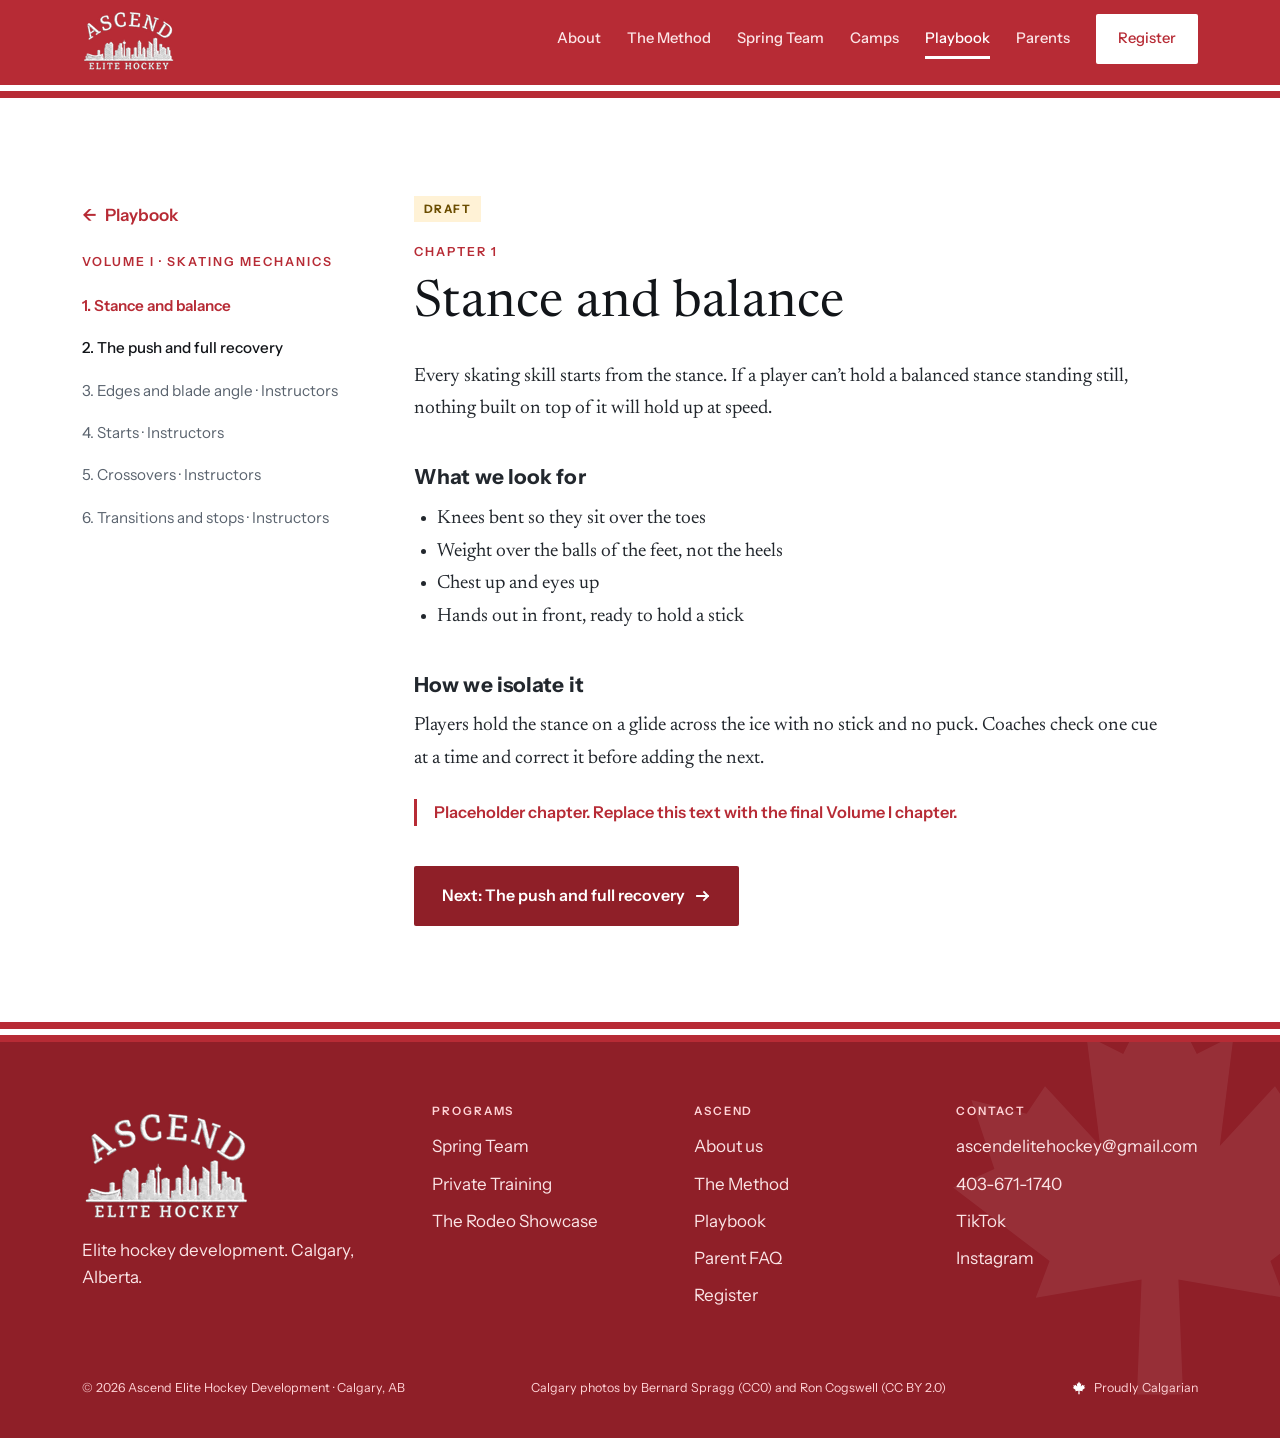
<file: playbook/v1-01-stance-and-balance/index.html>
<!DOCTYPE html><html lang="en-CA"> <head><meta charset="utf-8"><meta name="viewport" content="width=device-width, initial-scale=1, viewport-fit=cover"><title>Stance and balance · Playbook | Ascend Elite Hockey</title><meta name="description" content="Where every stride starts. Knee bend, weight over the balls of the feet and a quiet upper body."><link rel="canonical" href="https://ascendelitehockey.com/playbook/v1-01-stance-and-balance/"><link rel="icon" href="/favicon.svg" type="image/svg+xml"><meta property="og:title" content="Stance and balance · Playbook | Ascend Elite Hockey"><meta property="og:description" content="Where every stride starts. Knee bend, weight over the balls of the feet and a quiet upper body."><meta property="og:type" content="website"><meta property="og:url" content="https://ascendelitehockey.com/playbook/v1-01-stance-and-balance/"><meta property="og:image" content="https://ascendelitehockey.com/_astro/calgary-tower.C2OtXvkH_xg0mU.jpg"><meta name="theme-color" content="#B72B35"><link rel="preconnect" href="https://fonts.googleapis.com"><link rel="preconnect" href="https://fonts.gstatic.com" crossorigin><link rel="stylesheet" href="https://fonts.googleapis.com/css2?family=Big+Shoulders+Display:wght@600;800;900&family=Instrument+Sans:wght@400;500;600;700&family=Newsreader:ital,opsz,wght@0,6..72,400;1,6..72,400&display=swap"><link rel="stylesheet" href="/_astro/about.AGPiT2Cb.css"></head> <body> <a class="skip" href="#main">Skip to content</a> <header class="nav"> <div class="wrap nav-in"> <a class="logo" href="/" aria-label="Ascend Elite Hockey, home"> <img src="/_astro/logo-white.DTR85qms_1UBpj7.webp" srcset="/_astro/logo-white.DTR85qms_1UBpj7.webp 1x, /_astro/logo-white.DTR85qms_1Vk6Gi.webp 2x" alt="Ascend Elite Hockey" loading="eager" decoding="async" fetchpriority="auto" width="94" height="62"> </a> <nav class="links" aria-label="Main"> <a href="/about">About</a><a href="/method">The Method</a><a href="/spring-teams">Spring Team</a><a href="/camps">Camps</a><a href="/playbook" aria-current="page">Playbook</a><a href="/parents">Parents</a> <a class="btn btn-red" href="/register">Register</a> </nav> <button class="menu-btn" id="menuBtn" type="button" aria-expanded="false" aria-controls="mobileMenu" aria-label="Open menu"> <svg width="26" height="26" viewBox="0 0 26 26" aria-hidden="true"><path d="M3 7h20M3 13h20M3 19h20" stroke="currentColor" stroke-width="2"></path></svg> </button> </div> <nav class="wrap mobile-menu" id="mobileMenu" aria-label="Mobile" hidden> <a href="/">Home</a> <a href="/about">About</a><a href="/method">The Method</a><a href="/spring-teams">Spring Team</a><a href="/camps">Camps</a><a href="/playbook" aria-current="page">Playbook</a><a href="/parents">Parents</a> <a href="/register">Register</a> </nav> </header> <main id="main">  <div class="hem thin" aria-hidden="true"></div> <div class="wrap reader"> <aside aria-label="Chapters"> <a class="more" href="/playbook"><span aria-hidden="true">←</span> Playbook</a> <p class="eyebrow">Volume I · Skating Mechanics</p> <ol> <li> <a href="/playbook/v1-01-stance-and-balance" aria-current="page">1. Stance and balance</a> </li><li> <a href="/playbook/v1-02-push-and-recovery">2. The push and full recovery</a> </li><li> <span>3. Edges and blade angle · Instructors</span> </li><li> <span>4. Starts · Instructors</span> </li><li> <span>5. Crossovers · Instructors</span> </li><li> <span>6. Transitions and stops · Instructors</span> </li> </ol> </aside> <article class="chapter"> <span class="draft">Draft</span> <p class="eyebrow" style="margin-bottom:14px">Chapter 1</p> <h1>Stance and balance</h1> <div class="prose"><p>Every skating skill starts from the stance. If a player can’t hold a balanced stance standing still, nothing built on top of it will hold up at speed.</p>
<h2 id="what-we-look-for">What we look for</h2>
<ul>
<li>Knees bent so they sit over the toes</li>
<li>Weight over the balls of the feet, not the heels</li>
<li>Chest up and eyes up</li>
<li>Hands out in front, ready to hold a stick</li>
</ul>
<h2 id="how-we-isolate-it">How we isolate it</h2>
<p>Players hold the stance on a glide across the ice with no stick and no puck. Coaches check one cue at a time and correct it before adding the next.</p>
<blockquote>
<p>Placeholder chapter. Replace this text with the final Volume I chapter.</p>
</blockquote></div> <div class="btns" style="margin-top:40px"> <a class="btn btn-ink" href="/playbook/v1-02-push-and-recovery">Next: The push and full recovery <svg class="arrow" viewBox="0 0 16 16" aria-hidden="true"><path d="M2 8h11M9 4l4 4-4 4" fill="none" stroke="currentColor" stroke-width="1.8" stroke-linecap="square"></path></svg></a> </div> </article> </div>  </main> <footer> <div class="hem thin" aria-hidden="true"></div> <div class="wrap foot"> <div class="brand"> <img src="/_astro/logo-white.DTR85qms_1uRujQ.webp" srcset="/_astro/logo-white.DTR85qms_1uRujQ.webp 1x, /_astro/logo-white.DTR85qms_Znywdh.webp 2x" alt="Ascend Elite Hockey" loading="lazy" decoding="async" fetchpriority="auto" width="170" height="113"> <p style="max-width:34ch">Elite hockey development. Calgary, Alberta.</p> </div> <div> <h2>Programs</h2> <a href="/spring-teams">Spring Team</a> <a href="/camps">Private Training</a> <a href="https://matthews04isaac.github.io/therodeoyyc/" target="_blank" rel="noopener">The Rodeo Showcase</a> </div> <div> <h2>Ascend</h2> <a href="/about">About us</a> <a href="/method">The Method</a> <a href="/playbook">Playbook</a> <a href="/parents">Parent FAQ</a> <a href="/register">Register</a> </div> <div> <h2>Contact</h2> <a href="mailto:ascendelitehockey@gmail.com">ascendelitehockey@gmail.com</a> <a href="tel:4036711740">403-671-1740</a> <a href="https://www.tiktok.com/@ascendhockeydevelopment" target="_blank" rel="noopener">TikTok</a> <a href="https://www.instagram.com/ascendhockeydevelopment/" target="_blank" rel="noopener">Instagram</a> </div> </div> <div class="wrap legal"> <span>© 2026 Ascend Elite Hockey Development · Calgary, AB</span> <span>Calgary photos by Bernard Spragg (CC0) and Ron Cogswell (CC BY 2.0)</span> <span class="leaf"><svg class viewBox="0 0 100 100" aria-hidden="true"><path d="M50 4 58 20 66 16 63 40 75 27 79 33 91 30 86 45 95 49 74 65 77 73 54 69 55 94 45 94 46 69 23 73 26 65 5 49 14 45 9 30 21 33 25 27 37 40 34 16 42 20Z"></path></svg>Proudly Calgarian</span> </div> </footer> <script type="module">const t=document.getElementById("menuBtn"),n=document.getElementById("mobileMenu");t?.addEventListener("click",()=>{const e=n.hidden;n.hidden=!e,t.setAttribute("aria-expanded",String(e)),t.setAttribute("aria-label",e?"Close menu":"Open menu")});document.addEventListener("keydown",e=>{e.key==="Escape"&&n&&!n.hidden&&(n.hidden=!0,t?.setAttribute("aria-expanded","false"),t?.focus())});</script> </body> </html>
</file>
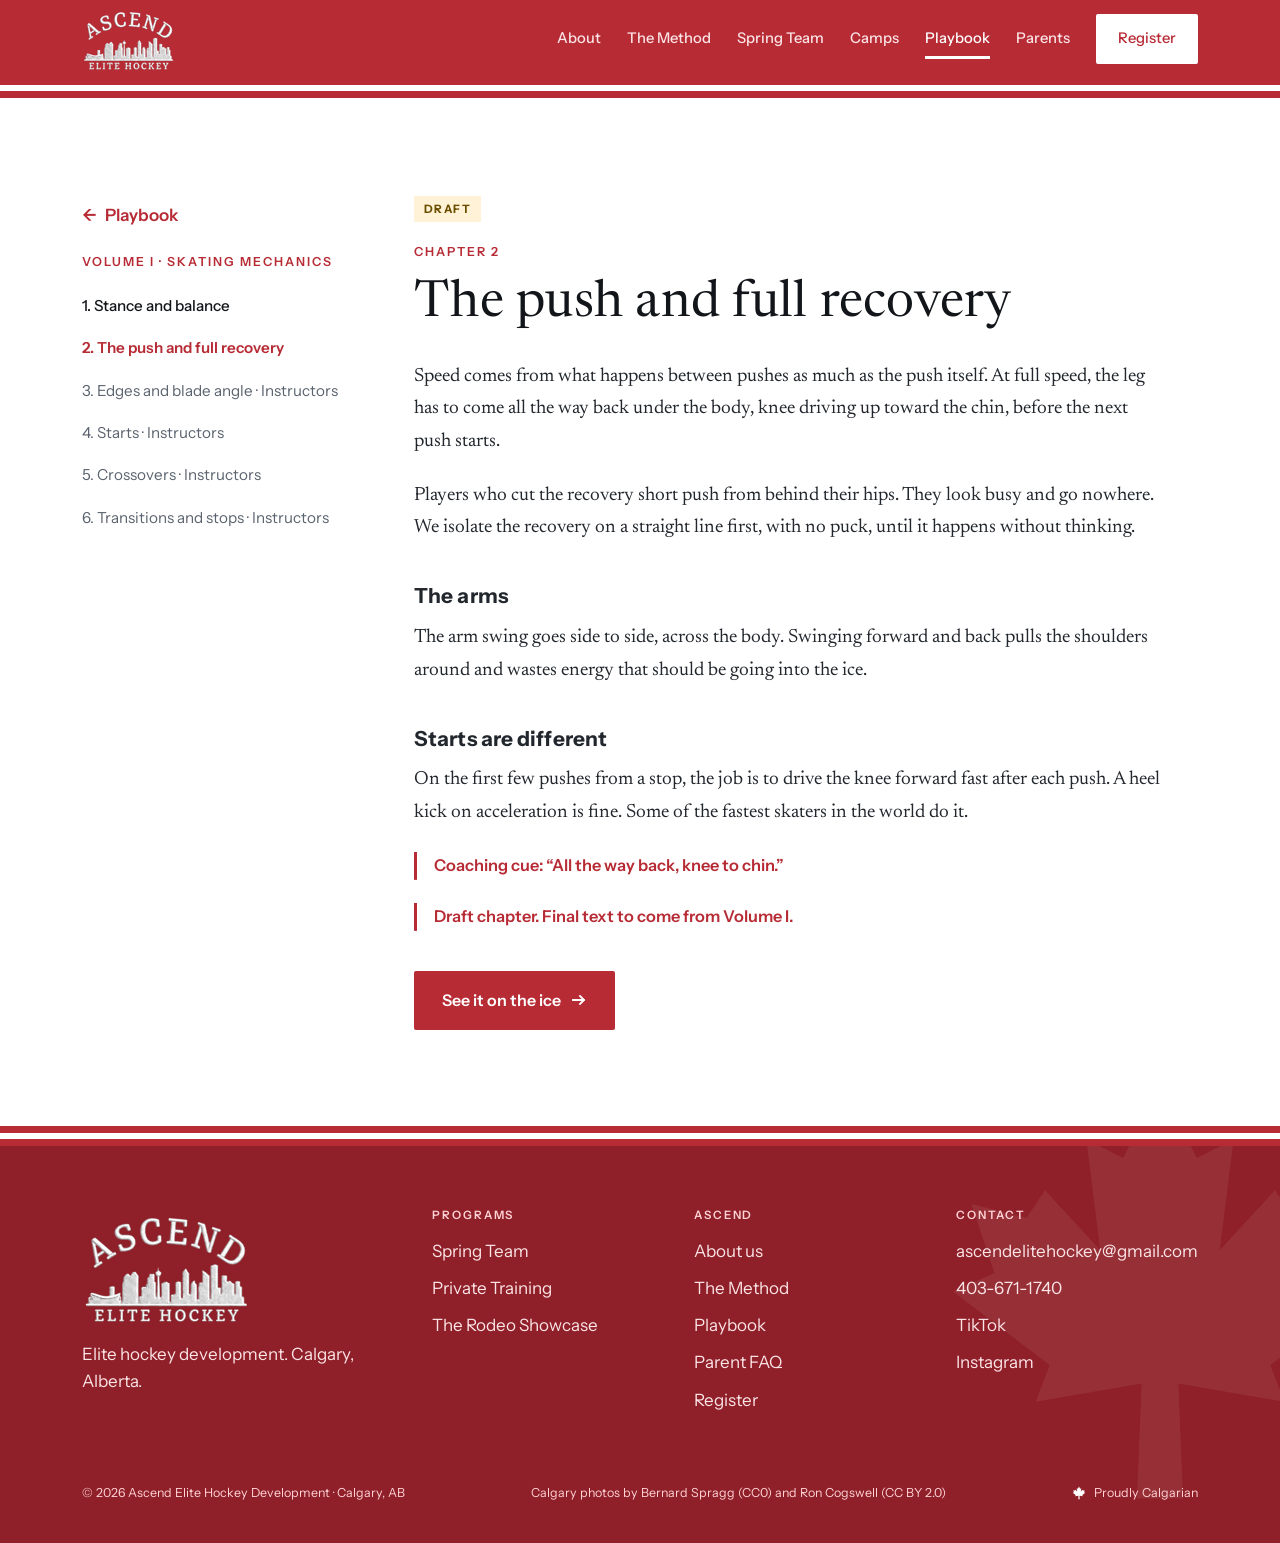
<file: playbook/v1-02-push-and-recovery/index.html>
<!DOCTYPE html><html lang="en-CA"> <head><meta charset="utf-8"><meta name="viewport" content="width=device-width, initial-scale=1, viewport-fit=cover"><title>The push and full recovery · Playbook | Ascend Elite Hockey</title><meta name="description" content="Speed comes from what happens between pushes as much as the push itself."><link rel="canonical" href="https://ascendelitehockey.com/playbook/v1-02-push-and-recovery/"><link rel="icon" href="/favicon.svg" type="image/svg+xml"><meta property="og:title" content="The push and full recovery · Playbook | Ascend Elite Hockey"><meta property="og:description" content="Speed comes from what happens between pushes as much as the push itself."><meta property="og:type" content="website"><meta property="og:url" content="https://ascendelitehockey.com/playbook/v1-02-push-and-recovery/"><meta property="og:image" content="https://ascendelitehockey.com/_astro/calgary-tower.C2OtXvkH_xg0mU.jpg"><meta name="theme-color" content="#B72B35"><link rel="preconnect" href="https://fonts.googleapis.com"><link rel="preconnect" href="https://fonts.gstatic.com" crossorigin><link rel="stylesheet" href="https://fonts.googleapis.com/css2?family=Big+Shoulders+Display:wght@600;800;900&family=Instrument+Sans:wght@400;500;600;700&family=Newsreader:ital,opsz,wght@0,6..72,400;1,6..72,400&display=swap"><link rel="stylesheet" href="/_astro/about.AGPiT2Cb.css"></head> <body> <a class="skip" href="#main">Skip to content</a> <header class="nav"> <div class="wrap nav-in"> <a class="logo" href="/" aria-label="Ascend Elite Hockey, home"> <img src="/_astro/logo-white.DTR85qms_1UBpj7.webp" srcset="/_astro/logo-white.DTR85qms_1UBpj7.webp 1x, /_astro/logo-white.DTR85qms_1Vk6Gi.webp 2x" alt="Ascend Elite Hockey" loading="eager" decoding="async" fetchpriority="auto" width="94" height="62"> </a> <nav class="links" aria-label="Main"> <a href="/about">About</a><a href="/method">The Method</a><a href="/spring-teams">Spring Team</a><a href="/camps">Camps</a><a href="/playbook" aria-current="page">Playbook</a><a href="/parents">Parents</a> <a class="btn btn-red" href="/register">Register</a> </nav> <button class="menu-btn" id="menuBtn" type="button" aria-expanded="false" aria-controls="mobileMenu" aria-label="Open menu"> <svg width="26" height="26" viewBox="0 0 26 26" aria-hidden="true"><path d="M3 7h20M3 13h20M3 19h20" stroke="currentColor" stroke-width="2"></path></svg> </button> </div> <nav class="wrap mobile-menu" id="mobileMenu" aria-label="Mobile" hidden> <a href="/">Home</a> <a href="/about">About</a><a href="/method">The Method</a><a href="/spring-teams">Spring Team</a><a href="/camps">Camps</a><a href="/playbook" aria-current="page">Playbook</a><a href="/parents">Parents</a> <a href="/register">Register</a> </nav> </header> <main id="main">  <div class="hem thin" aria-hidden="true"></div> <div class="wrap reader"> <aside aria-label="Chapters"> <a class="more" href="/playbook"><span aria-hidden="true">←</span> Playbook</a> <p class="eyebrow">Volume I · Skating Mechanics</p> <ol> <li> <a href="/playbook/v1-01-stance-and-balance">1. Stance and balance</a> </li><li> <a href="/playbook/v1-02-push-and-recovery" aria-current="page">2. The push and full recovery</a> </li><li> <span>3. Edges and blade angle · Instructors</span> </li><li> <span>4. Starts · Instructors</span> </li><li> <span>5. Crossovers · Instructors</span> </li><li> <span>6. Transitions and stops · Instructors</span> </li> </ol> </aside> <article class="chapter"> <span class="draft">Draft</span> <p class="eyebrow" style="margin-bottom:14px">Chapter 2</p> <h1>The push and full recovery</h1> <div class="prose"><p>Speed comes from what happens between pushes as much as the push itself. At full speed, the leg has to come all the way back under the body, knee driving up toward the chin, before the next push starts.</p>
<p>Players who cut the recovery short push from behind their hips. They look busy and go nowhere. We isolate the recovery on a straight line first, with no puck, until it happens without thinking.</p>
<h2 id="the-arms">The arms</h2>
<p>The arm swing goes side to side, across the body. Swinging forward and back pulls the shoulders around and wastes energy that should be going into the ice.</p>
<h2 id="starts-are-different">Starts are different</h2>
<p>On the first few pushes from a stop, the job is to drive the knee forward fast after each push. A heel kick on acceleration is fine. Some of the fastest skaters in the world do it.</p>
<blockquote>
<p>Coaching cue: “All the way back, knee to chin.”</p>
</blockquote>
<blockquote>
<p>Draft chapter. Final text to come from Volume I.</p>
</blockquote></div> <div class="btns" style="margin-top:40px"> <a class="btn btn-red" href="/register">See it on the ice <svg class="arrow" viewBox="0 0 16 16" aria-hidden="true"><path d="M2 8h11M9 4l4 4-4 4" fill="none" stroke="currentColor" stroke-width="1.8" stroke-linecap="square"></path></svg></a> </div> </article> </div>  </main> <footer> <div class="hem thin" aria-hidden="true"></div> <div class="wrap foot"> <div class="brand"> <img src="/_astro/logo-white.DTR85qms_1uRujQ.webp" srcset="/_astro/logo-white.DTR85qms_1uRujQ.webp 1x, /_astro/logo-white.DTR85qms_Znywdh.webp 2x" alt="Ascend Elite Hockey" loading="lazy" decoding="async" fetchpriority="auto" width="170" height="113"> <p style="max-width:34ch">Elite hockey development. Calgary, Alberta.</p> </div> <div> <h2>Programs</h2> <a href="/spring-teams">Spring Team</a> <a href="/camps">Private Training</a> <a href="https://matthews04isaac.github.io/therodeoyyc/" target="_blank" rel="noopener">The Rodeo Showcase</a> </div> <div> <h2>Ascend</h2> <a href="/about">About us</a> <a href="/method">The Method</a> <a href="/playbook">Playbook</a> <a href="/parents">Parent FAQ</a> <a href="/register">Register</a> </div> <div> <h2>Contact</h2> <a href="mailto:ascendelitehockey@gmail.com">ascendelitehockey@gmail.com</a> <a href="tel:4036711740">403-671-1740</a> <a href="https://www.tiktok.com/@ascendhockeydevelopment" target="_blank" rel="noopener">TikTok</a> <a href="https://www.instagram.com/ascendhockeydevelopment/" target="_blank" rel="noopener">Instagram</a> </div> </div> <div class="wrap legal"> <span>© 2026 Ascend Elite Hockey Development · Calgary, AB</span> <span>Calgary photos by Bernard Spragg (CC0) and Ron Cogswell (CC BY 2.0)</span> <span class="leaf"><svg class viewBox="0 0 100 100" aria-hidden="true"><path d="M50 4 58 20 66 16 63 40 75 27 79 33 91 30 86 45 95 49 74 65 77 73 54 69 55 94 45 94 46 69 23 73 26 65 5 49 14 45 9 30 21 33 25 27 37 40 34 16 42 20Z"></path></svg>Proudly Calgarian</span> </div> </footer> <script type="module">const t=document.getElementById("menuBtn"),n=document.getElementById("mobileMenu");t?.addEventListener("click",()=>{const e=n.hidden;n.hidden=!e,t.setAttribute("aria-expanded",String(e)),t.setAttribute("aria-label",e?"Close menu":"Open menu")});document.addEventListener("keydown",e=>{e.key==="Escape"&&n&&!n.hidden&&(n.hidden=!0,t?.setAttribute("aria-expanded","false"),t?.focus())});</script> </body> </html>
</file>
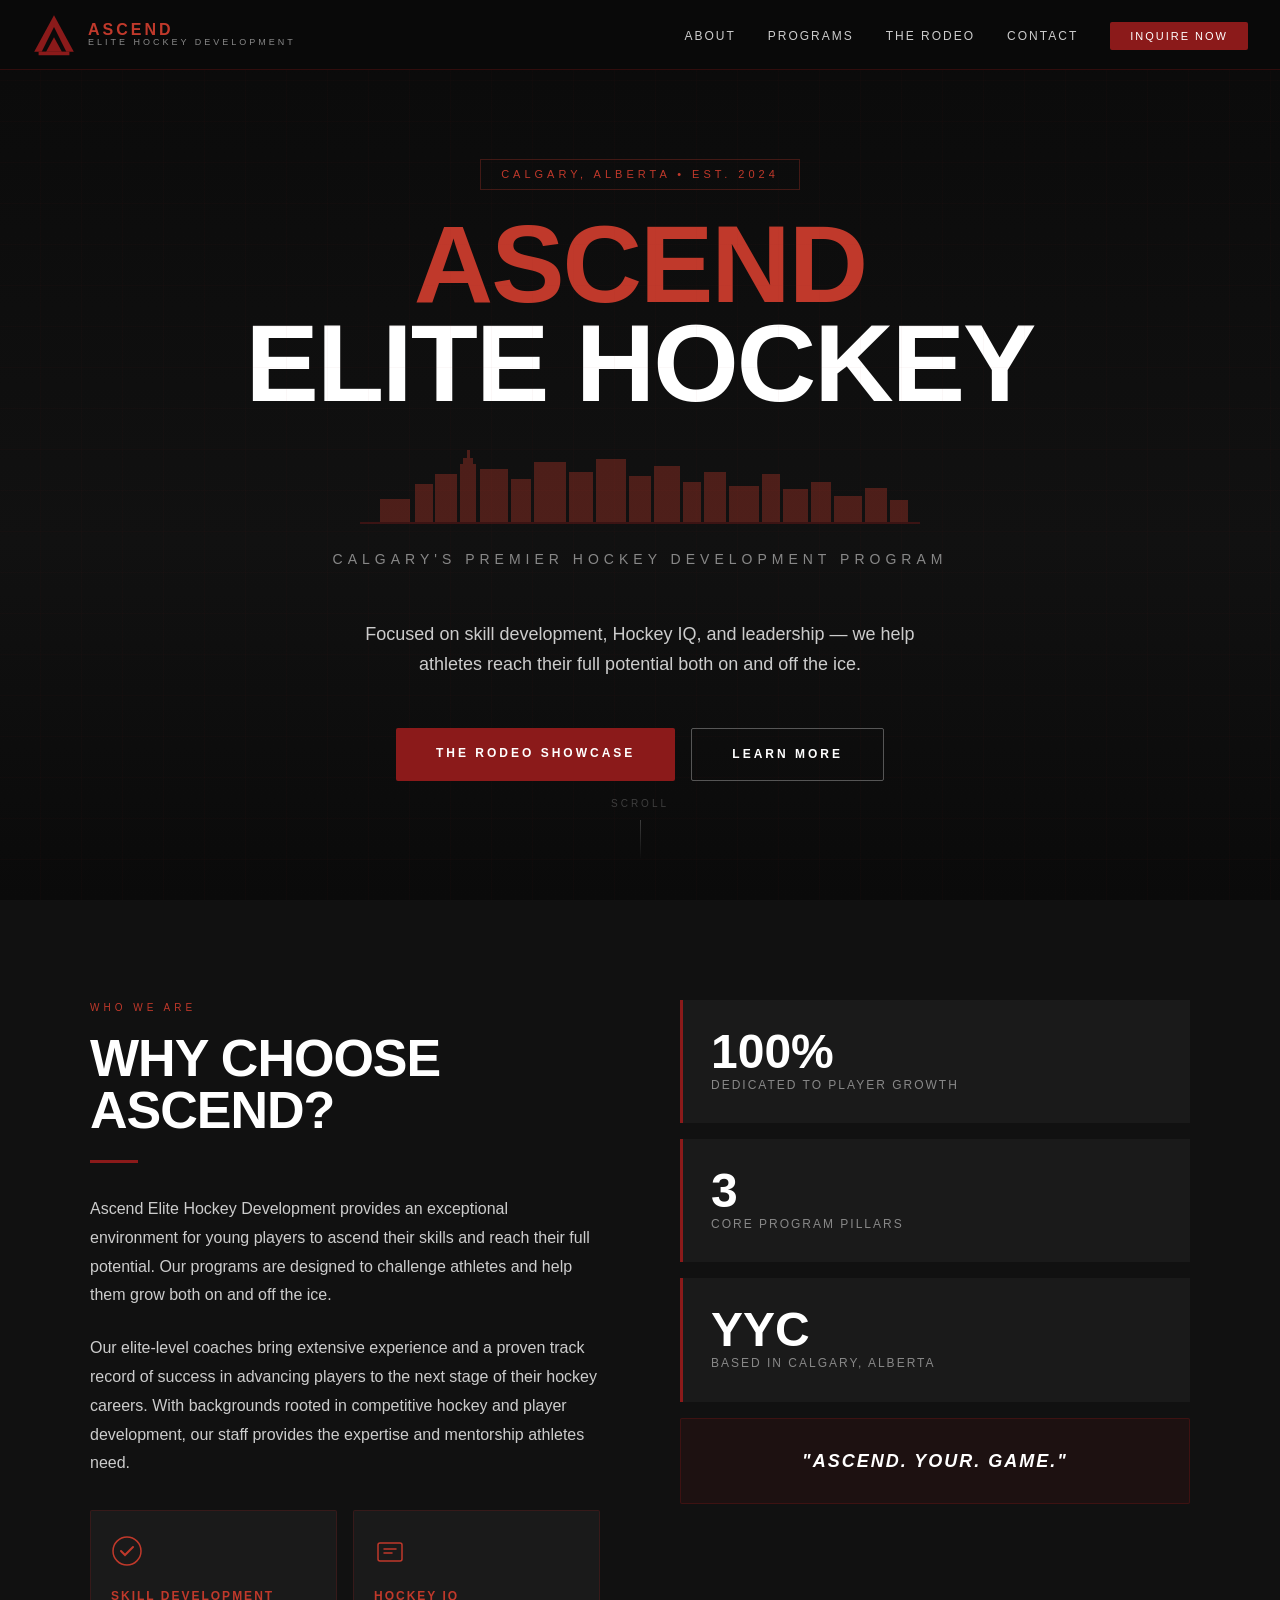
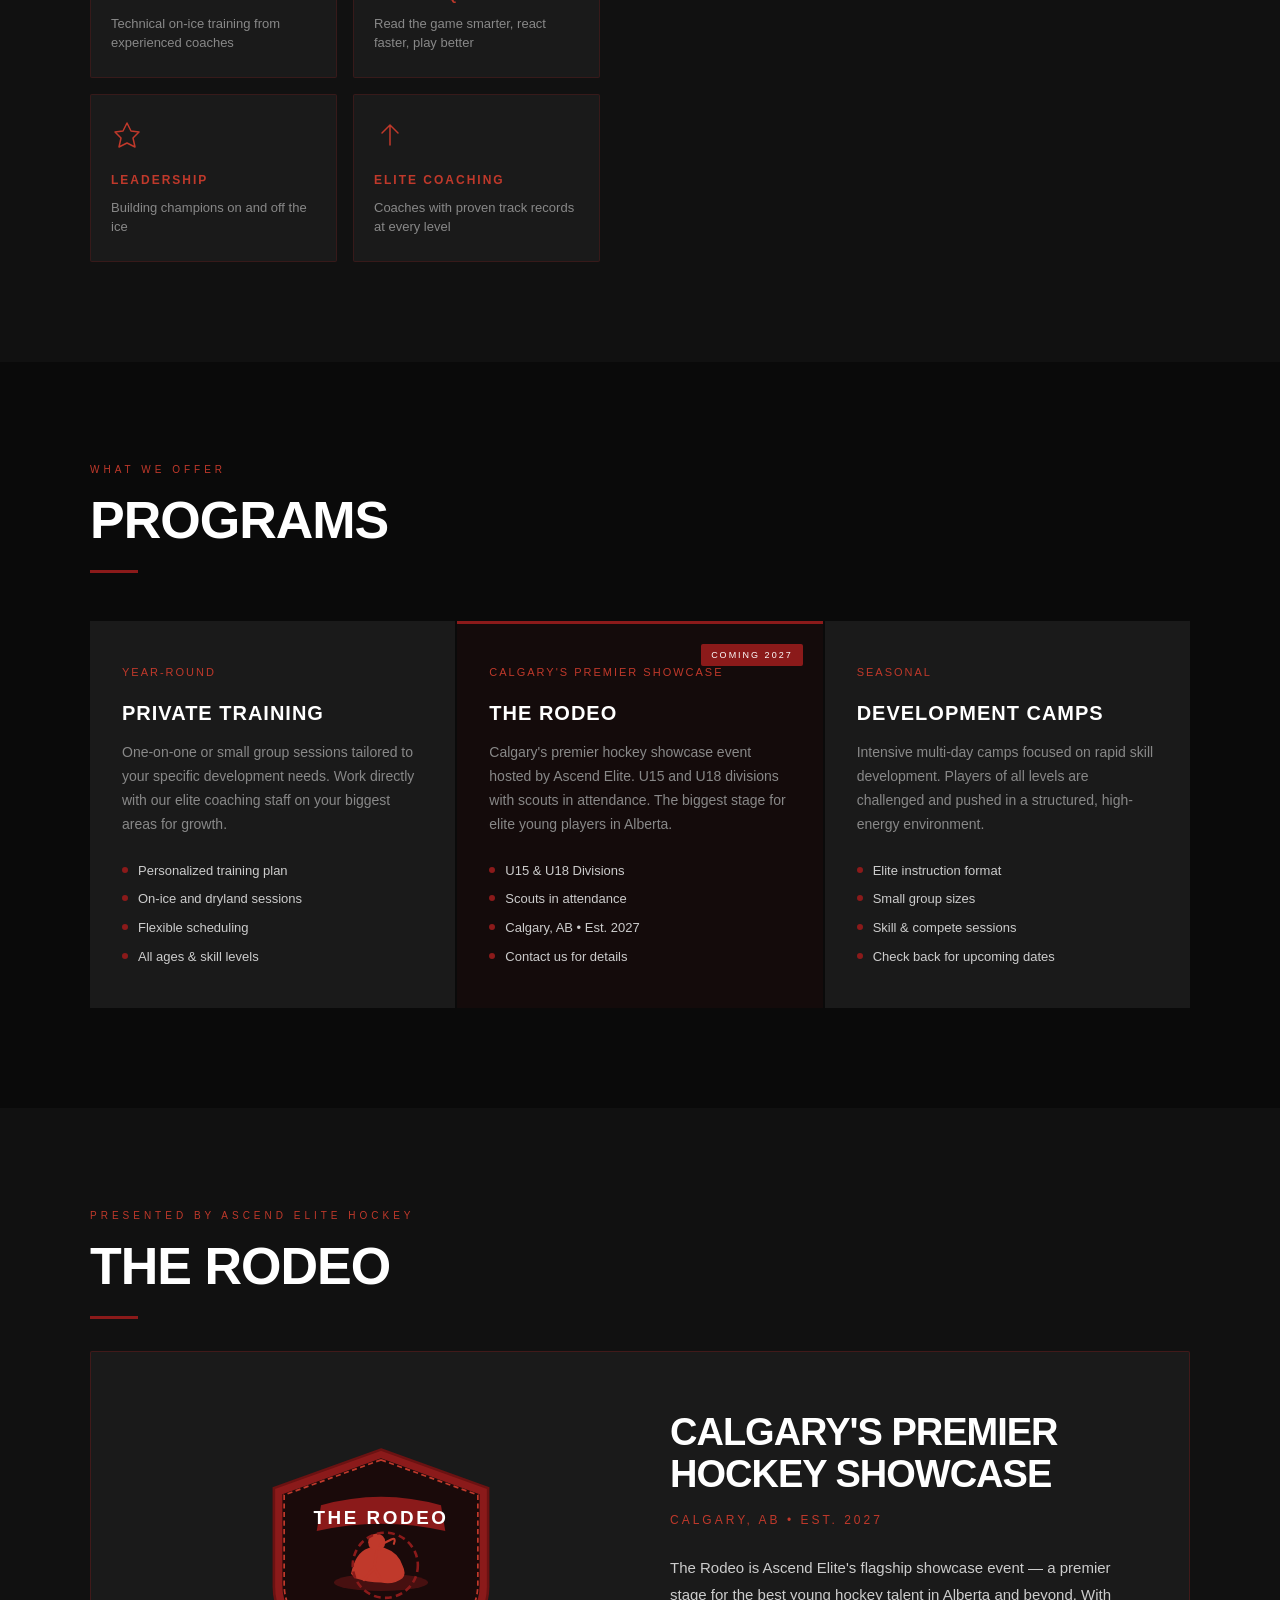
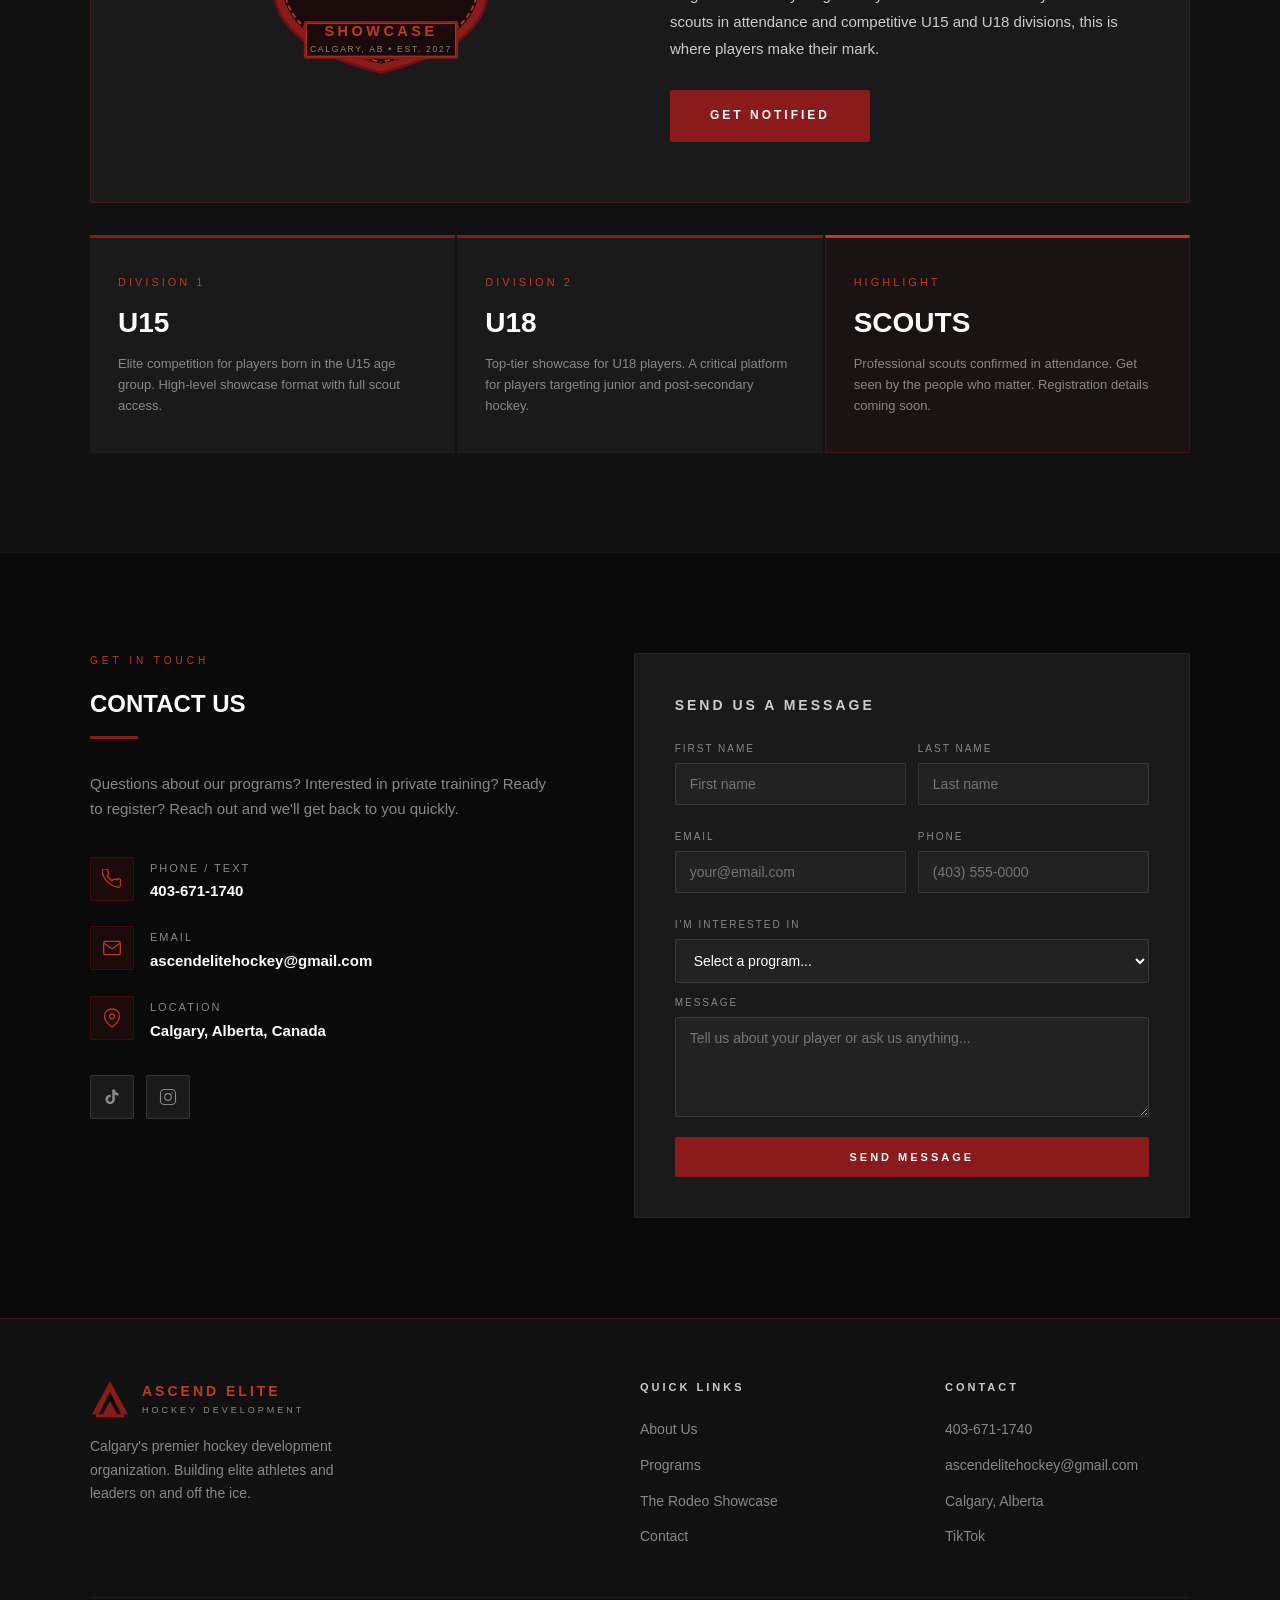
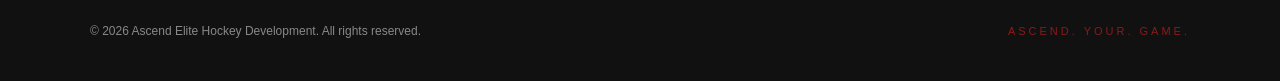
<file: ascend-elite-hockey.html>
<!DOCTYPE html>
<html lang="en">
<head>
<meta charset="UTF-8">
<meta name="viewport" content="width=device-width, initial-scale=1.0">
<title>Ascend Elite Hockey Development | Calgary, AB</title>
<style>
  * { margin: 0; padding: 0; box-sizing: border-box; }
  :root {
    --red: #8B1A1A;
    --red-dark: #6B1212;
    --red-light: #C0392B;
    --black: #0a0a0a;
    --off-black: #111111;
    --dark-surface: #1a1a1a;
    --gray: #888;
    --light-gray: #ccc;
    --white: #ffffff;
    --off-white: #f5f5f0;
  }

  html { scroll-behavior: smooth; }

  body {
    font-family: 'Arial', 'Helvetica Neue', sans-serif;
    background: var(--black);
    color: var(--white);
    line-height: 1.6;
  }

  /* NAV */
  nav {
    position: fixed;
    top: 0; left: 0; right: 0;
    z-index: 100;
    background: rgba(10,10,10,0.95);
    backdrop-filter: blur(8px);
    border-bottom: 1px solid rgba(139,26,26,0.3);
    display: flex;
    align-items: center;
    justify-content: space-between;
    padding: 0 2rem;
    height: 70px;
  }

  .nav-logo {
    display: flex;
    align-items: center;
    gap: 12px;
    text-decoration: none;
  }

  .logo-icon {
    width: 44px;
    height: 44px;
  }

  .nav-brand {
    display: flex;
    flex-direction: column;
    line-height: 1.1;
  }

  .nav-brand-top {
    font-size: 16px;
    font-weight: 800;
    letter-spacing: 3px;
    color: var(--red-light);
    text-transform: uppercase;
  }

  .nav-brand-bottom {
    font-size: 9px;
    letter-spacing: 3px;
    color: var(--gray);
    text-transform: uppercase;
  }

  .nav-links {
    display: flex;
    gap: 2rem;
    list-style: none;
  }

  .nav-links a {
    text-decoration: none;
    color: var(--light-gray);
    font-size: 12px;
    letter-spacing: 2px;
    text-transform: uppercase;
    transition: color 0.2s;
  }

  .nav-links a:hover { color: var(--red-light); }

  .nav-cta {
    background: var(--red);
    color: var(--white) !important;
    padding: 8px 20px;
    border-radius: 2px;
    font-size: 11px !important;
    letter-spacing: 2px;
    text-transform: uppercase;
    transition: background 0.2s !important;
  }

  .nav-cta:hover { background: var(--red-light) !important; color: var(--white) !important; }

  /* HERO */
  .hero {
    min-height: 100vh;
    display: flex;
    flex-direction: column;
    align-items: center;
    justify-content: center;
    text-align: center;
    padding: 120px 2rem 80px;
    position: relative;
    overflow: hidden;
    background: linear-gradient(to bottom, #0a0a0a 0%, #111 60%, #0a0a0a 100%);
  }

  .hero-bg-pattern {
    position: absolute;
    inset: 0;
    background-image: repeating-linear-gradient(
      0deg, transparent, transparent 40px,
      rgba(139,26,26,0.03) 40px, rgba(139,26,26,0.03) 41px
    ),
    repeating-linear-gradient(
      90deg, transparent, transparent 40px,
      rgba(139,26,26,0.03) 40px, rgba(139,26,26,0.03) 41px
    );
    pointer-events: none;
  }

  .hero-eyebrow {
    font-size: 11px;
    letter-spacing: 4px;
    text-transform: uppercase;
    color: var(--red-light);
    margin-bottom: 1.5rem;
    border: 1px solid rgba(192,57,43,0.3);
    padding: 6px 20px;
    display: inline-block;
  }

  .hero-title {
    font-size: clamp(52px, 9vw, 110px);
    font-weight: 900;
    line-height: 0.9;
    letter-spacing: -2px;
    margin-bottom: 0.5rem;
    text-transform: uppercase;
    color: var(--white);
  }

  .hero-title-red { color: var(--red-light); }

  .hero-skyline {
    display: flex;
    justify-content: center;
    margin: 1.5rem 0;
    opacity: 0.35;
  }

  .hero-subtitle {
    font-size: clamp(11px, 1.5vw, 14px);
    letter-spacing: 5px;
    text-transform: uppercase;
    color: var(--gray);
    margin-bottom: 3rem;
  }

  .hero-tagline {
    font-size: clamp(14px, 2vw, 18px);
    color: var(--light-gray);
    max-width: 560px;
    margin: 0 auto 3rem;
    line-height: 1.7;
  }

  .hero-buttons {
    display: flex;
    gap: 16px;
    justify-content: center;
    flex-wrap: wrap;
  }

  .btn-primary {
    background: var(--red);
    color: var(--white);
    padding: 16px 40px;
    text-decoration: none;
    font-size: 12px;
    letter-spacing: 3px;
    text-transform: uppercase;
    font-weight: 700;
    transition: background 0.2s, transform 0.1s;
    display: inline-block;
    border-radius: 2px;
  }

  .btn-primary:hover { background: var(--red-light); transform: translateY(-1px); }

  .btn-outline {
    border: 1px solid rgba(255,255,255,0.3);
    color: var(--white);
    padding: 16px 40px;
    text-decoration: none;
    font-size: 12px;
    letter-spacing: 3px;
    text-transform: uppercase;
    font-weight: 700;
    transition: border-color 0.2s, transform 0.1s;
    display: inline-block;
    border-radius: 2px;
  }

  .btn-outline:hover { border-color: var(--red-light); color: var(--red-light); transform: translateY(-1px); }

  .hero-scroll {
    position: absolute;
    bottom: 40px;
    left: 50%;
    transform: translateX(-50%);
    display: flex;
    flex-direction: column;
    align-items: center;
    gap: 8px;
    opacity: 0.4;
  }

  .hero-scroll span { font-size: 10px; letter-spacing: 3px; text-transform: uppercase; color: var(--gray); }

  .scroll-line {
    width: 1px;
    height: 40px;
    background: linear-gradient(to bottom, var(--gray), transparent);
    animation: scrollPulse 2s ease-in-out infinite;
  }

  @keyframes scrollPulse {
    0%, 100% { opacity: 0.4; }
    50% { opacity: 1; }
  }

  /* SECTION BASE */
  section { padding: 100px 2rem; }

  .section-inner { max-width: 1100px; margin: 0 auto; }

  .section-label {
    font-size: 10px;
    letter-spacing: 4px;
    text-transform: uppercase;
    color: var(--red-light);
    margin-bottom: 1rem;
    display: block;
  }

  .section-title {
    font-size: clamp(32px, 5vw, 52px);
    font-weight: 900;
    text-transform: uppercase;
    line-height: 1;
    letter-spacing: -1px;
    margin-bottom: 1.5rem;
  }

  .divider {
    width: 48px;
    height: 3px;
    background: var(--red);
    margin-bottom: 2rem;
  }

  /* WHY CHOOSE US */
  #about { background: var(--off-black); }

  .about-grid {
    display: grid;
    grid-template-columns: 1fr 1fr;
    gap: 80px;
    align-items: start;
  }

  .about-text p {
    color: var(--light-gray);
    font-size: 16px;
    line-height: 1.8;
    margin-bottom: 1.5rem;
  }

  .pillars {
    display: grid;
    grid-template-columns: 1fr 1fr;
    gap: 16px;
    margin-top: 2rem;
  }

  .pillar {
    background: var(--dark-surface);
    border: 1px solid rgba(139,26,26,0.25);
    padding: 24px 20px;
    border-radius: 2px;
  }

  .pillar-icon {
    width: 32px;
    height: 32px;
    margin-bottom: 12px;
  }

  .pillar h4 {
    font-size: 12px;
    letter-spacing: 2px;
    text-transform: uppercase;
    color: var(--red-light);
    margin-bottom: 8px;
  }

  .pillar p {
    font-size: 13px;
    color: var(--gray);
    line-height: 1.5;
    margin: 0 !important;
  }

  .about-visual {
    display: flex;
    flex-direction: column;
    gap: 16px;
  }

  .stat-card {
    background: var(--dark-surface);
    border-left: 3px solid var(--red);
    padding: 28px 28px;
    display: flex;
    align-items: baseline;
    gap: 16px;
  }

  .stat-number {
    font-size: 48px;
    font-weight: 900;
    color: var(--white);
    line-height: 1;
  }

  .stat-label {
    font-size: 12px;
    letter-spacing: 2px;
    text-transform: uppercase;
    color: var(--gray);
  }

  /* PROGRAMS */
  #programs { background: var(--black); }

  .programs-grid {
    display: grid;
    grid-template-columns: repeat(3, 1fr);
    gap: 2px;
    margin-top: 3rem;
  }

  .program-card {
    background: var(--dark-surface);
    padding: 40px 32px;
    position: relative;
    border-top: 3px solid transparent;
    transition: border-color 0.2s, background 0.2s;
    cursor: default;
  }

  .program-card:hover {
    border-top-color: var(--red-light);
    background: #1f1f1f;
  }

  .program-card.featured {
    border-top-color: var(--red);
    background: rgba(139,26,26,0.08);
  }

  .featured-badge {
    position: absolute;
    top: 20px;
    right: 20px;
    background: var(--red);
    color: var(--white);
    font-size: 9px;
    letter-spacing: 2px;
    text-transform: uppercase;
    padding: 4px 10px;
    border-radius: 2px;
  }

  .program-card h3 {
    font-size: 20px;
    font-weight: 900;
    text-transform: uppercase;
    letter-spacing: 1px;
    margin-bottom: 12px;
  }

  .program-card .program-sub {
    font-size: 11px;
    letter-spacing: 2px;
    text-transform: uppercase;
    color: var(--red-light);
    margin-bottom: 16px;
  }

  .program-card p {
    font-size: 14px;
    color: var(--gray);
    line-height: 1.7;
    margin-bottom: 24px;
  }

  .program-features {
    list-style: none;
    display: flex;
    flex-direction: column;
    gap: 8px;
  }

  .program-features li {
    font-size: 13px;
    color: var(--light-gray);
    display: flex;
    align-items: flex-start;
    gap: 10px;
  }

  .program-features li::before {
    content: '';
    width: 6px;
    height: 6px;
    background: var(--red);
    border-radius: 50%;
    margin-top: 6px;
    flex-shrink: 0;
  }

  /* SPRING TEAM */
  #spring-team { background: var(--off-black); }

  .spring-hero {
    background: var(--dark-surface);
    border: 1px solid rgba(139,26,26,0.3);
    padding: 60px;
    display: grid;
    grid-template-columns: 1fr 1fr;
    gap: 60px;
    align-items: center;
    border-radius: 2px;
    margin-bottom: 2rem;
  }

  .spring-hero h3 {
    font-size: clamp(28px, 3vw, 40px);
    font-weight: 900;
    text-transform: uppercase;
    letter-spacing: -1px;
    line-height: 1.1;
    margin-bottom: 16px;
  }

  .spring-hero .dates {
    font-size: 12px;
    letter-spacing: 3px;
    text-transform: uppercase;
    color: var(--red-light);
    margin-bottom: 24px;
  }

  .spring-hero p {
    color: var(--light-gray);
    font-size: 15px;
    line-height: 1.7;
    margin-bottom: 28px;
  }

  .highlights-list {
    list-style: none;
    display: flex;
    flex-direction: column;
    gap: 12px;
  }

  .highlights-list li {
    display: flex;
    align-items: flex-start;
    gap: 12px;
    font-size: 14px;
    color: var(--light-gray);
    line-height: 1.5;
  }

  .check {
    width: 18px;
    height: 18px;
    background: var(--red);
    border-radius: 50%;
    display: flex;
    align-items: center;
    justify-content: center;
    flex-shrink: 0;
    margin-top: 1px;
  }

  .check::after {
    content: '';
    width: 8px;
    height: 5px;
    border-left: 1.5px solid white;
    border-bottom: 1.5px solid white;
    transform: rotate(-45deg) translateY(-1px);
    display: block;
  }

  /* CONTACT */
  #contact { background: var(--black); }

  .contact-grid {
    display: grid;
    grid-template-columns: 1fr 1.2fr;
    gap: 80px;
    align-items: start;
  }

  .contact-info h3 {
    font-size: 24px;
    font-weight: 900;
    text-transform: uppercase;
    margin-bottom: 12px;
  }

  .contact-info p {
    color: var(--gray);
    font-size: 15px;
    line-height: 1.7;
    margin-bottom: 32px;
  }

  .contact-items {
    display: flex;
    flex-direction: column;
    gap: 20px;
  }

  .contact-item {
    display: flex;
    align-items: center;
    gap: 16px;
  }

  .contact-item-icon {
    width: 44px;
    height: 44px;
    background: rgba(139,26,26,0.15);
    border: 1px solid rgba(139,26,26,0.3);
    border-radius: 2px;
    display: flex;
    align-items: center;
    justify-content: center;
    flex-shrink: 0;
  }

  .contact-item-text a {
    color: var(--white);
    text-decoration: none;
    font-size: 15px;
    font-weight: 600;
    transition: color 0.2s;
    display: block;
  }

  .contact-item-text a:hover { color: var(--red-light); }

  .contact-item-text span {
    font-size: 11px;
    letter-spacing: 2px;
    text-transform: uppercase;
    color: var(--gray);
  }

  .social-links {
    display: flex;
    gap: 12px;
    margin-top: 32px;
  }

  .social-link {
    width: 44px;
    height: 44px;
    background: var(--dark-surface);
    border: 1px solid rgba(255,255,255,0.1);
    border-radius: 2px;
    display: flex;
    align-items: center;
    justify-content: center;
    text-decoration: none;
    color: var(--gray);
    transition: border-color 0.2s, color 0.2s;
  }

  .social-link:hover { border-color: var(--red-light); color: var(--red-light); }

  /* FORM */
  .contact-form {
    background: var(--dark-surface);
    padding: 40px;
    border-radius: 2px;
    border: 1px solid rgba(255,255,255,0.06);
  }

  .contact-form h4 {
    font-size: 14px;
    letter-spacing: 3px;
    text-transform: uppercase;
    margin-bottom: 24px;
    color: var(--light-gray);
  }

  .form-row {
    display: grid;
    grid-template-columns: 1fr 1fr;
    gap: 12px;
    margin-bottom: 12px;
  }

  .form-group {
    display: flex;
    flex-direction: column;
    margin-bottom: 12px;
  }

  .form-group label {
    font-size: 10px;
    letter-spacing: 2px;
    text-transform: uppercase;
    color: var(--gray);
    margin-bottom: 6px;
  }

  .form-group input,
  .form-group select,
  .form-group textarea {
    background: rgba(255,255,255,0.04);
    border: 1px solid rgba(255,255,255,0.1);
    color: var(--white);
    padding: 12px 14px;
    font-size: 14px;
    border-radius: 2px;
    outline: none;
    font-family: inherit;
    transition: border-color 0.2s;
  }

  .form-group input:focus,
  .form-group select:focus,
  .form-group textarea:focus {
    border-color: rgba(192,57,43,0.5);
  }

  .form-group textarea { resize: vertical; min-height: 100px; }

  .form-group select option { background: #1a1a1a; }

  .form-submit {
    background: var(--red);
    color: var(--white);
    border: none;
    padding: 14px 32px;
    font-size: 11px;
    letter-spacing: 3px;
    text-transform: uppercase;
    font-weight: 700;
    cursor: pointer;
    width: 100%;
    border-radius: 2px;
    font-family: inherit;
    margin-top: 8px;
    transition: background 0.2s;
  }

  .form-submit:hover { background: var(--red-light); }

  /* FOOTER */
  footer {
    background: var(--off-black);
    border-top: 1px solid rgba(139,26,26,0.3);
    padding: 60px 2rem 40px;
  }

  .footer-inner {
    max-width: 1100px;
    margin: 0 auto;
    display: grid;
    grid-template-columns: 2fr 1fr 1fr;
    gap: 60px;
    margin-bottom: 48px;
  }

  .footer-brand p {
    color: var(--gray);
    font-size: 14px;
    line-height: 1.7;
    margin-top: 16px;
    max-width: 280px;
  }

  .footer-col h5 {
    font-size: 11px;
    letter-spacing: 3px;
    text-transform: uppercase;
    color: var(--light-gray);
    margin-bottom: 20px;
  }

  .footer-col ul { list-style: none; display: flex; flex-direction: column; gap: 10px; }

  .footer-col ul li a {
    color: var(--gray);
    text-decoration: none;
    font-size: 14px;
    transition: color 0.2s;
  }

  .footer-col ul li a:hover { color: var(--red-light); }

  .footer-bottom {
    max-width: 1100px;
    margin: 0 auto;
    display: flex;
    justify-content: space-between;
    align-items: center;
    padding-top: 24px;
    border-top: 1px solid rgba(255,255,255,0.06);
    font-size: 12px;
    color: var(--gray);
  }

  .footer-tagline {
    font-size: 11px;
    letter-spacing: 3px;
    text-transform: uppercase;
    color: var(--red);
  }

  /* MOBILE */
  @media (max-width: 768px) {
    nav { padding: 0 1rem; }
    .nav-links { display: none; }
    .about-grid, .spring-hero, .contact-grid, .footer-inner { grid-template-columns: 1fr; gap: 40px; }
    .programs-grid { grid-template-columns: 1fr; }
    .form-row { grid-template-columns: 1fr; }
    section { padding: 70px 1.25rem; }
    .spring-hero { padding: 36px 28px; }
    .contact-form { padding: 28px 24px; }
    .pillars { grid-template-columns: 1fr; }
    .footer-inner { grid-template-columns: 1fr; gap: 32px; }
    .footer-bottom { flex-direction: column; gap: 12px; text-align: center; }
  }
</style>
</head>
<body>

<!-- NAV -->
<nav>
  <a href="#" class="nav-logo">
    <svg class="logo-icon" viewBox="0 0 100 100" fill="none" xmlns="http://www.w3.org/2000/svg">
      <polygon points="50,5 95,88 5,88" fill="#8B1A1A"/>
      <polygon points="50,32 78,88 22,88" fill="#0a0a0a"/>
      <polygon points="50,55 68,88 32,88" fill="#8B1A1A"/>
      <rect x="15" y="88" width="70" height="8" fill="#8B1A1A"/>
    </svg>
    <div class="nav-brand">
      <span class="nav-brand-top">Ascend</span>
      <span class="nav-brand-bottom">Elite Hockey Development</span>
    </div>
  </a>
  <ul class="nav-links">
    <li><a href="#about">About</a></li>
    <li><a href="#programs">Programs</a></li>
    <li><a href="#rodeo">The Rodeo</a></li>
    <li><a href="#contact">Contact</a></li>
    <li><a href="#contact" class="nav-cta">Inquire Now</a></li>
  </ul>
</nav>

<!-- HERO -->
<section class="hero">
  <div class="hero-bg-pattern"></div>
  <span class="hero-eyebrow">Calgary, Alberta &bull; Est. 2024</span>
  <h1 class="hero-title">
    <span class="hero-title-red">Ascend</span><br>Elite Hockey
  </h1>

  <!-- Calgary Skyline SVG -->
  <div class="hero-skyline">
    <svg width="560" height="80" viewBox="0 0 560 80" fill="none" xmlns="http://www.w3.org/2000/svg">
      <rect x="20" y="55" width="30" height="25" fill="#C0392B"/>
      <rect x="55" y="40" width="18" height="40" fill="#C0392B"/>
      <rect x="75" y="30" width="22" height="50" fill="#C0392B"/>
      <rect x="100" y="20" width="16" height="60" fill="#C0392B"/>
      <rect x="103" y="14" width="10" height="8" fill="#C0392B"/>
      <rect x="107" y="6" width="3" height="10" fill="#C0392B"/>
      <rect x="120" y="25" width="28" height="55" fill="#C0392B"/>
      <rect x="151" y="35" width="20" height="45" fill="#C0392B"/>
      <rect x="174" y="18" width="32" height="62" fill="#C0392B"/>
      <rect x="209" y="28" width="24" height="52" fill="#C0392B"/>
      <rect x="236" y="15" width="30" height="65" fill="#C0392B"/>
      <rect x="269" y="32" width="22" height="48" fill="#C0392B"/>
      <rect x="294" y="22" width="26" height="58" fill="#C0392B"/>
      <rect x="323" y="38" width="18" height="42" fill="#C0392B"/>
      <rect x="344" y="28" width="22" height="52" fill="#C0392B"/>
      <rect x="369" y="42" width="30" height="38" fill="#C0392B"/>
      <rect x="402" y="30" width="18" height="50" fill="#C0392B"/>
      <rect x="423" y="45" width="25" height="35" fill="#C0392B"/>
      <rect x="451" y="38" width="20" height="42" fill="#C0392B"/>
      <rect x="474" y="52" width="28" height="28" fill="#C0392B"/>
      <rect x="505" y="44" width="22" height="36" fill="#C0392B"/>
      <rect x="530" y="56" width="18" height="24" fill="#C0392B"/>
      <rect x="0" y="78" width="560" height="3" fill="#8B1A1A"/>
    </svg>
  </div>

  <p class="hero-subtitle">Calgary's Premier Hockey Development Program</p>
  <p class="hero-tagline">Focused on skill development, Hockey IQ, and leadership — we help athletes reach their full potential both on and off the ice.</p>

  <div class="hero-buttons">
    <a href="#rodeo" class="btn-primary">The Rodeo Showcase</a>
    <a href="#about" class="btn-outline">Learn More</a>
  </div>

  <div class="hero-scroll">
    <span>Scroll</span>
    <div class="scroll-line"></div>
  </div>
</section>

<!-- ABOUT -->
<section id="about">
  <div class="section-inner">
    <div class="about-grid">
      <div class="about-text">
        <span class="section-label">Who We Are</span>
        <h2 class="section-title">Why Choose<br>Ascend?</h2>
        <div class="divider"></div>
        <p>Ascend Elite Hockey Development provides an exceptional environment for young players to ascend their skills and reach their full potential. Our programs are designed to challenge athletes and help them grow both on and off the ice.</p>
        <p>Our elite-level coaches bring extensive experience and a proven track record of success in advancing players to the next stage of their hockey careers. With backgrounds rooted in competitive hockey and player development, our staff provides the expertise and mentorship athletes need.</p>
        <div class="pillars">
          <div class="pillar">
            <svg class="pillar-icon" viewBox="0 0 32 32" fill="none">
              <circle cx="16" cy="16" r="14" stroke="#C0392B" stroke-width="1.5"/>
              <path d="M10 16 L14 20 L22 12" stroke="#C0392B" stroke-width="2" stroke-linecap="round"/>
            </svg>
            <h4>Skill Development</h4>
            <p>Technical on-ice training from experienced coaches</p>
          </div>
          <div class="pillar">
            <svg class="pillar-icon" viewBox="0 0 32 32" fill="none">
              <rect x="4" y="8" width="24" height="18" rx="2" stroke="#C0392B" stroke-width="1.5"/>
              <path d="M10 14 L22 14 M10 18 L18 18" stroke="#C0392B" stroke-width="1.5" stroke-linecap="round"/>
            </svg>
            <h4>Hockey IQ</h4>
            <p>Read the game smarter, react faster, play better</p>
          </div>
          <div class="pillar">
            <svg class="pillar-icon" viewBox="0 0 32 32" fill="none">
              <path d="M16 4 L20 12 L28 13 L22 19 L24 28 L16 24 L8 28 L10 19 L4 13 L12 12 Z" stroke="#C0392B" stroke-width="1.5" stroke-linejoin="round"/>
            </svg>
            <h4>Leadership</h4>
            <p>Building champions on and off the ice</p>
          </div>
          <div class="pillar">
            <svg class="pillar-icon" viewBox="0 0 32 32" fill="none">
              <path d="M16 6 L16 26 M8 14 L16 6 L24 14" stroke="#C0392B" stroke-width="1.5" stroke-linecap="round"/>
            </svg>
            <h4>Elite Coaching</h4>
            <p>Coaches with proven track records at every level</p>
          </div>
        </div>
      </div>
      <div class="about-visual">
        <div class="stat-card">
          <div>
            <div class="stat-number">100%</div>
            <div class="stat-label">Dedicated to player growth</div>
          </div>
        </div>
        <div class="stat-card">
          <div>
            <div class="stat-number">3</div>
            <div class="stat-label">Core program pillars</div>
          </div>
        </div>
        <div class="stat-card">
          <div>
            <div class="stat-number">YYC</div>
            <div class="stat-label">Based in Calgary, Alberta</div>
          </div>
        </div>
        <div style="background: rgba(139,26,26,0.1); border: 1px solid rgba(139,26,26,0.3); padding: 28px; border-radius: 2px; text-align: center;">
          <p style="font-size: 18px; font-weight: 700; font-style: italic; color: var(--white); letter-spacing: 2px; text-transform: uppercase;">"Ascend. Your. Game."</p>
        </div>
      </div>
    </div>
  </div>
</section>

<!-- PROGRAMS -->
<section id="programs">
  <div class="section-inner">
    <span class="section-label">What We Offer</span>
    <h2 class="section-title">Programs</h2>
    <div class="divider"></div>
    <div class="programs-grid">
      <div class="program-card">
        <div class="program-sub">Year-Round</div>
        <h3>Private Training</h3>
        <p>One-on-one or small group sessions tailored to your specific development needs. Work directly with our elite coaching staff on your biggest areas for growth.</p>
        <ul class="program-features">
          <li>Personalized training plan</li>
          <li>On-ice and dryland sessions</li>
          <li>Flexible scheduling</li>
          <li>All ages &amp; skill levels</li>
        </ul>
      </div>
      <div class="program-card featured">
        <div class="featured-badge">Coming 2027</div>
        <div class="program-sub">Calgary's Premier Showcase</div>
        <h3>The Rodeo</h3>
        <p>Calgary's premier hockey showcase event hosted by Ascend Elite. U15 and U18 divisions with scouts in attendance. The biggest stage for elite young players in Alberta.</p>
        <ul class="program-features">
          <li>U15 &amp; U18 Divisions</li>
          <li>Scouts in attendance</li>
          <li>Calgary, AB &bull; Est. 2027</li>
          <li>Contact us for details</li>
        </ul>
      </div>
      <div class="program-card">
        <div class="program-sub">Seasonal</div>
        <h3>Development Camps</h3>
        <p>Intensive multi-day camps focused on rapid skill development. Players of all levels are challenged and pushed in a structured, high-energy environment.</p>
        <ul class="program-features">
          <li>Elite instruction format</li>
          <li>Small group sizes</li>
          <li>Skill &amp; compete sessions</li>
          <li>Check back for upcoming dates</li>
        </ul>
      </div>
    </div>
  </div>
</section>

<!-- THE RODEO -->
<section id="rodeo" style="background: var(--off-black);">
  <div class="section-inner">
    <span class="section-label">Presented by Ascend Elite Hockey</span>
    <h2 class="section-title">The Rodeo</h2>
    <div class="divider"></div>

    <div style="display: grid; grid-template-columns: 1fr 1fr; gap: 60px; align-items: center; background: var(--dark-surface); border: 1px solid rgba(139,26,26,0.35); padding: 60px; border-radius: 2px; margin-bottom: 32px;">
      <div>
        <!-- Rodeo Logo rendered as SVG badge -->
        <div style="display: flex; justify-content: center; align-items: center; margin-bottom: 32px;">
          <svg viewBox="0 0 300 280" width="260" height="240" xmlns="http://www.w3.org/2000/svg">
            <!-- Shield shape -->
            <path d="M150 10 L275 55 L275 170 Q275 240 150 270 Q25 240 25 170 L25 55 Z" fill="#8B1A1A" stroke="#6B1212" stroke-width="3"/>
            <path d="M150 20 L265 62 L265 168 Q265 232 150 260 Q35 232 35 168 L35 62 Z" fill="#1a0a0a" stroke="none"/>
            <!-- Rope border detail -->
            <path d="M150 22 L263 63 L263 167 Q263 230 150 258" fill="none" stroke="#C0392B" stroke-width="2" stroke-dasharray="6,4"/>
            <path d="M150 22 L37 63 L37 167 Q37 230 150 258" fill="none" stroke="#C0392B" stroke-width="2" stroke-dasharray="6,4"/>
            <!-- Top banner -->
            <path d="M80 75 Q150 55 220 75 L225 105 Q150 88 75 105 Z" fill="#8B1A1A"/>
            <text x="150" y="97" text-anchor="middle" font-family="Arial Black, sans-serif" font-size="22" font-weight="900" fill="#ffffff" letter-spacing="3">THE RODEO</text>
            <!-- Bull rider silhouette -->
            <ellipse cx="150" cy="165" rx="55" ry="10" fill="#8B1A1A" opacity="0.4"/>
            <!-- Simple bull + rider icon -->
            <path d="M115 155 Q120 130 135 125 Q145 120 155 125 Q170 130 175 145 Q180 155 175 160 Q165 168 150 165 Q135 165 120 160 Z" fill="#C0392B"/>
            <circle cx="145" cy="118" r="10" fill="#C0392B"/>
            <path d="M145 128 L142 148 M142 148 L130 162 M142 148 L150 162" stroke="#C0392B" stroke-width="3" stroke-linecap="round"/>
            <path d="M148 122 L162 115 Q168 112 165 120" stroke="#C0392B" stroke-width="2.5" stroke-linecap="round" fill="none"/>
            <!-- Lasso circle -->
            <circle cx="155" cy="145" r="38" fill="none" stroke="#8B1A1A" stroke-width="3" stroke-dasharray="8,5"/>
            <!-- Bottom banner -->
            <rect x="60" y="210" width="180" height="44" rx="2" fill="#8B1A1A"/>
            <rect x="63" y="213" width="174" height="38" rx="1" fill="#1a0a0a" stroke="#C0392B" stroke-width="1"/>
            <text x="150" y="228" text-anchor="middle" font-family="Arial Black, sans-serif" font-size="17" font-weight="900" fill="#C0392B" letter-spacing="4">SHOWCASE</text>
            <text x="150" y="246" text-anchor="middle" font-family="Arial, sans-serif" font-size="10" fill="#888" letter-spacing="2">CALGARY, AB &bull; EST. 2027</text>
          </svg>
        </div>
      </div>

      <div>
        <h3 style="font-size: clamp(26px, 3vw, 38px); font-weight: 900; text-transform: uppercase; letter-spacing: -1px; line-height: 1.1; margin-bottom: 16px;">Calgary's Premier Hockey Showcase</h3>
        <p style="font-size: 12px; letter-spacing: 3px; text-transform: uppercase; color: var(--red-light); margin-bottom: 24px;">Calgary, AB &bull; Est. 2027</p>
        <p style="color: var(--light-gray); font-size: 15px; line-height: 1.8; margin-bottom: 28px;">The Rodeo is Ascend Elite's flagship showcase event — a premier stage for the best young hockey talent in Alberta and beyond. With scouts in attendance and competitive U15 and U18 divisions, this is where players make their mark.</p>
        <a href="#contact" class="btn-primary" style="margin-bottom: 0;">Get Notified</a>
      </div>
    </div>

    <!-- Division cards -->
    <div style="display: grid; grid-template-columns: 1fr 1fr 1fr; gap: 2px;">
      <div style="background: var(--dark-surface); padding: 36px 28px; border-top: 3px solid var(--red);">
        <div style="font-size: 11px; letter-spacing: 3px; text-transform: uppercase; color: var(--red-light); margin-bottom: 10px;">Division 1</div>
        <div style="font-size: 28px; font-weight: 900; text-transform: uppercase; margin-bottom: 8px;">U15</div>
        <p style="font-size: 13px; color: var(--gray); line-height: 1.6; margin: 0;">Elite competition for players born in the U15 age group. High-level showcase format with full scout access.</p>
      </div>
      <div style="background: var(--dark-surface); padding: 36px 28px; border-top: 3px solid var(--red);">
        <div style="font-size: 11px; letter-spacing: 3px; text-transform: uppercase; color: var(--red-light); margin-bottom: 10px;">Division 2</div>
        <div style="font-size: 28px; font-weight: 900; text-transform: uppercase; margin-bottom: 8px;">U18</div>
        <p style="font-size: 13px; color: var(--gray); line-height: 1.6; margin: 0;">Top-tier showcase for U18 players. A critical platform for players targeting junior and post-secondary hockey.</p>
      </div>
      <div style="background: rgba(139,26,26,0.08); padding: 36px 28px; border-top: 3px solid var(--red-light); border: 1px solid rgba(139,26,26,0.3); border-top: 3px solid var(--red-light);">
        <div style="font-size: 11px; letter-spacing: 3px; text-transform: uppercase; color: var(--red-light); margin-bottom: 10px;">Highlight</div>
        <div style="font-size: 28px; font-weight: 900; text-transform: uppercase; margin-bottom: 8px;">Scouts</div>
        <p style="font-size: 13px; color: var(--gray); line-height: 1.6; margin: 0;">Professional scouts confirmed in attendance. Get seen by the people who matter. Registration details coming soon.</p>
      </div>
    </div>
  </div>
</section>

<!-- CONTACT -->
<section id="contact">
  <div class="section-inner">
    <div class="contact-grid">
      <div class="contact-info">
        <span class="section-label">Get In Touch</span>
        <h3>Contact Us</h3>
        <div class="divider"></div>
        <p>Questions about our programs? Interested in private training? Ready to register? Reach out and we'll get back to you quickly.</p>
        <div class="contact-items">
          <div class="contact-item">
            <div class="contact-item-icon">
              <svg width="20" height="20" viewBox="0 0 24 24" fill="none" stroke="#C0392B" stroke-width="1.5" stroke-linecap="round">
                <path d="M22 16.92v3a2 2 0 01-2.18 2 19.79 19.79 0 01-8.63-3.07A19.5 19.5 0 013.07 10.8 19.79 19.79 0 01.08 2.18 2 2 0 012.07 0h3a2 2 0 012 1.72c.127.96.361 1.903.7 2.81a2 2 0 01-.45 2.11L6.09 7.91a16 16 0 006 6l1.27-1.27a2 2 0 012.11-.45c.907.339 1.85.573 2.81.7A2 2 0 0122 14.92z"/>
              </svg>
            </div>
            <div class="contact-item-text">
              <span>Phone / Text</span>
              <a href="tel:4036711740">403-671-1740</a>
            </div>
          </div>
          <div class="contact-item">
            <div class="contact-item-icon">
              <svg width="20" height="20" viewBox="0 0 24 24" fill="none" stroke="#C0392B" stroke-width="1.5" stroke-linecap="round">
                <path d="M4 4h16c1.1 0 2 .9 2 2v12c0 1.1-.9 2-2 2H4c-1.1 0-2-.9-2-2V6c0-1.1.9-2 2-2z"/>
                <polyline points="22,6 12,13 2,6"/>
              </svg>
            </div>
            <div class="contact-item-text">
              <span>Email</span>
              <a href="mailto:ascendelitehockey@gmail.com">ascendelitehockey@gmail.com</a>
            </div>
          </div>
          <div class="contact-item">
            <div class="contact-item-icon">
              <svg width="20" height="20" viewBox="0 0 24 24" fill="none" stroke="#C0392B" stroke-width="1.5" stroke-linecap="round">
                <path d="M21 10c0 7-9 13-9 13s-9-6-9-13a9 9 0 0118 0z"/>
                <circle cx="12" cy="10" r="3"/>
              </svg>
            </div>
            <div class="contact-item-text">
              <span>Location</span>
              <a href="#">Calgary, Alberta, Canada</a>
            </div>
          </div>
        </div>
        <div class="social-links">
          <a href="https://www.tiktok.com/@ascendhockeydevelopment" target="_blank" class="social-link" title="TikTok">
            <svg width="18" height="18" viewBox="0 0 24 24" fill="currentColor">
              <path d="M19.59 6.69a4.83 4.83 0 01-3.77-4.25V2h-3.45v13.67a2.89 2.89 0 01-2.88 2.5 2.89 2.89 0 01-2.89-2.89 2.89 2.89 0 012.89-2.89c.28 0 .54.04.79.1V9.01a6.28 6.28 0 00-.79-.05 6.34 6.34 0 00-6.34 6.34 6.34 6.34 0 006.34 6.34 6.34 6.34 0 006.33-6.34V8.69a8.18 8.18 0 004.78 1.52V6.75a4.85 4.85 0 01-1.01-.06z"/>
            </svg>
          </a>
          <a href="#" class="social-link" title="Instagram">
            <svg width="18" height="18" viewBox="0 0 24 24" fill="none" stroke="currentColor" stroke-width="1.5">
              <rect x="2" y="2" width="20" height="20" rx="5" ry="5"/>
              <circle cx="12" cy="12" r="4.5"/>
              <circle cx="17.5" cy="6.5" r="0.8" fill="currentColor" stroke="none"/>
            </svg>
          </a>
        </div>
      </div>

      <div class="contact-form">
        <h4>Send Us a Message</h4>
        <div class="form-row">
          <div class="form-group">
            <label>First Name</label>
            <input type="text" placeholder="First name">
          </div>
          <div class="form-group">
            <label>Last Name</label>
            <input type="text" placeholder="Last name">
          </div>
        </div>
        <div class="form-row">
          <div class="form-group">
            <label>Email</label>
            <input type="email" placeholder="your@email.com">
          </div>
          <div class="form-group">
            <label>Phone</label>
            <input type="tel" placeholder="(403) 555-0000">
          </div>
        </div>
        <div class="form-group">
          <label>I'm interested in</label>
          <select>
            <option value="">Select a program...</option>
            <option>The Rodeo Showcase — Get Notified</option>
            <option>Private Training</option>
            <option>Development Camp</option>
            <option>General Inquiry</option>
          </select>
        </div>
        <div class="form-group">
          <label>Message</label>
          <textarea placeholder="Tell us about your player or ask us anything..."></textarea>
        </div>
        <button class="form-submit" onclick="alert('Thanks for reaching out! We will get back to you shortly. You can also text or email us directly.')">Send Message</button>
      </div>
    </div>
  </div>
</section>

<!-- FOOTER -->
<footer>
  <div class="footer-inner">
    <div class="footer-brand">
      <div style="display:flex; align-items:center; gap:12px;">
        <svg width="40" height="40" viewBox="0 0 100 100" fill="none">
          <polygon points="50,5 95,88 5,88" fill="#8B1A1A"/>
          <polygon points="50,32 78,88 22,88" fill="#0a0a0a"/>
          <polygon points="50,55 68,88 32,88" fill="#8B1A1A"/>
          <rect x="15" y="88" width="70" height="8" fill="#8B1A1A"/>
        </svg>
        <div>
          <div style="font-size:14px; font-weight:800; letter-spacing:3px; text-transform:uppercase; color:#C0392B;">Ascend Elite</div>
          <div style="font-size:9px; letter-spacing:3px; text-transform:uppercase; color:#888;">Hockey Development</div>
        </div>
      </div>
      <p>Calgary's premier hockey development organization. Building elite athletes and leaders on and off the ice.</p>
    </div>
    <div class="footer-col">
      <h5>Quick Links</h5>
      <ul>
        <li><a href="#about">About Us</a></li>
        <li><a href="#programs">Programs</a></li>
        <li><a href="#rodeo">The Rodeo Showcase</a></li>
        <li><a href="#contact">Contact</a></li>
      </ul>
    </div>
    <div class="footer-col">
      <h5>Contact</h5>
      <ul>
        <li><a href="tel:4036711740">403-671-1740</a></li>
        <li><a href="mailto:ascendelitehockey@gmail.com">ascendelitehockey@gmail.com</a></li>
        <li><a href="#">Calgary, Alberta</a></li>
        <li><a href="https://www.tiktok.com/@ascendhockeydevelopment">TikTok</a></li>
      </ul>
    </div>
  </div>
  <div class="footer-bottom">
    <span>&copy; 2026 Ascend Elite Hockey Development. All rights reserved.</span>
    <span class="footer-tagline">Ascend. Your. Game.</span>
  </div>
</footer>

</body>
</html>
</file>
<file: _astro/about.AGPiT2Cb.css>
:root{--red:#B72B35;--red-deep:#8F1F28;--white:#FFFFFF;--ice:#F3F5F7;--ink:#121519;--ink-2:#1D2228;--steel:#5A636E;--steel-light:#A9B1BA;--display:"Big Shoulders Display","Arial Narrow",Impact,sans-serif;--body:"Instrument Sans",system-ui,-apple-system,"Segoe UI",sans-serif;--serif:"Newsreader",Georgia,"Times New Roman",serif;--wrap:1180px;color-scheme:light}*{box-sizing:border-box}[hidden]{display:none!important}html{-webkit-text-size-adjust:100%}body{margin:0;background:var(--white);color:var(--ink);font-family:var(--body);font-size:17px;line-height:1.6;-webkit-font-smoothing:antialiased}img{max-width:100%;height:auto}a{color:inherit}:focus-visible{outline:3px solid var(--red);outline-offset:3px}@media(prefers-reduced-motion:reduce){*{animation:none!important;transition:none!important}}.skip{position:absolute;left:12px;top:-60px;z-index:100;background:var(--red);color:var(--white);padding:10px 16px;font-weight:600;text-decoration:none}.skip:focus{top:12px}.wrap{max-width:var(--wrap);margin:0 auto;padding-left:max(16px,env(safe-area-inset-left,0px));padding-right:max(16px,env(safe-area-inset-right,0px))}@media(min-width:700px){.wrap{padding-left:max(32px,env(safe-area-inset-left,0px));padding-right:max(32px,env(safe-area-inset-right,0px))}}h1,h2,h3{font-family:var(--display);font-weight:900;text-transform:uppercase;line-height:.92;letter-spacing:.005em;margin:0;text-wrap:balance}h2{font-size:clamp(2.5rem,5.6vw,4.4rem)}h3{font-size:1.9rem;font-weight:800}p{margin:0}.eyebrow{font-weight:600;font-size:.78rem;letter-spacing:.16em;text-transform:uppercase;color:var(--red);display:flex;align-items:center;gap:10px}.i-leaf{width:15px;height:15px;fill:currentColor;flex:none}.lede{font-size:1.15rem;max-width:58ch;color:var(--steel)}.tbc{display:inline-block;font-size:.66rem;font-weight:700;letter-spacing:.12em;text-transform:uppercase;color:var(--red);background:#b72b351a;padding:2px 7px;border-radius:3px;vertical-align:middle}.dark .tbc,.spring .tbc{color:var(--white);background:#ffffff2e}.btn{display:inline-flex;align-items:center;gap:.6em;font-family:var(--body);font-weight:600;font-size:1rem;text-decoration:none;padding:15px 26px;min-height:48px;border-radius:2px;border:2px solid transparent;cursor:pointer;transition:background .2s,color .2s,border-color .2s,transform .15s}.btn:active{transform:scale(.98)}.btn:disabled{opacity:.5;cursor:wait}.btn-red{background:var(--red);color:var(--white)}.btn-red:hover{background:var(--red-deep)}.btn-ghost{border-color:#ffffff80;color:var(--white)}.btn-ghost:hover{border-color:var(--white);background:#ffffff14}.btn-ink{background:var(--red-deep);color:var(--white)}.btn-ink:hover{background:#741820}.btn-white{background:var(--white);color:var(--red)}.btn-white:hover{background:var(--ice)}.arrow{width:16px;height:16px}.btns{display:flex;flex-wrap:wrap;gap:14px}a.more{font-weight:600;color:var(--red);text-decoration:none;display:inline-flex;gap:8px;align-items:center;min-height:44px}a.more:hover{text-decoration:underline}.dark a.more{color:var(--white)}.hem{height:34px;background:linear-gradient(var(--red) 0 12px,var(--white) 12px 22px,var(--red) 22px 34px)}.hem.thin{height:20px;background:linear-gradient(var(--red) 0 7px,var(--white) 7px 13px,var(--red) 13px 20px)}body:before{content:"";position:fixed;inset:0 0 auto;height:env(safe-area-inset-top,0px);z-index:60;background:var(--red)}.nav{position:sticky;top:env(safe-area-inset-top,0px);z-index:50;background:var(--red);color:var(--white)}.nav-in{display:flex;align-items:center;justify-content:space-between;gap:20px;min-height:78px}.logo{display:block;line-height:0;padding:6px 0}.logo img{height:62px;width:auto;display:block}.links{display:none;gap:26px;align-items:center}.links a{text-decoration:none;font-size:.92rem;font-weight:500;color:#fbe4e6;padding:10px 0;position:relative;transition:color .2s}.links a:hover,.links a[aria-current=page]{color:var(--white)}.links a[aria-current=page]:after{content:"";position:absolute;left:0;right:0;bottom:2px;height:3px;background:var(--red)}.links .btn{padding:11px 20px;min-height:44px;font-size:.92rem;color:var(--white)}.links .btn:after{display:none}.menu-btn{background:none;border:0;color:var(--white);width:48px;height:48px;display:grid;place-items:center;cursor:pointer}.mobile-menu{display:flex;flex-direction:column;padding-block:4px 22px}.mobile-menu a{text-decoration:none;padding:10px 0;font-family:var(--display);font-weight:800;font-size:1.7rem;text-transform:uppercase;color:var(--white)}.mobile-menu a[aria-current=page]{color:var(--red)}@media(min-width:1040px){.links{display:flex}.menu-btn,.mobile-menu{display:none!important}}.photo-head{position:relative;color:var(--white);background:var(--red-deep);isolation:isolate;overflow:hidden}.photo-head img.bg{position:absolute;inset:0;width:100%;height:100%;object-fit:cover;z-index:-2}.photo-head:before{content:"";position:absolute;inset:0;z-index:-1;background:linear-gradient(90deg,#7a1a22ed,#8f1f28b8 45%,#8f1f2833),linear-gradient(0deg,rgba(110,22,30,.6),transparent 45%)}@media(max-width:699px){.photo-head:before{background:linear-gradient(180deg,#8f1f288c,#7a1a22e0 40%,#7a1a22eb)}}.photo-head .in{padding-block:clamp(72px,11vw,150px) clamp(48px,6vw,80px);display:grid;gap:22px}.photo-head .eyebrow{color:#f2b3b8}.photo-head h1{font-size:clamp(3rem,8vw,6.4rem);line-height:.88;max-width:13ch}.photo-head p.sub{font-size:clamp(1.05rem,1.6vw,1.22rem);color:#fff1f2;max-width:50ch}.credit{position:absolute;right:max(16px,env(safe-area-inset-right,0px));bottom:10px;font-size:.66rem;color:#fff9}@media(min-width:900px){.home-hero img.bg{left:auto;right:0;width:62%}.home-hero:before{background:linear-gradient(90deg,var(--red) 0%,var(--red) 38%,rgba(183,43,53,.55) 52%,rgba(183,43,53,0) 75%),linear-gradient(0deg,rgba(122,26,34,.45),transparent 35%)}}.home-hero .in{padding-block:clamp(84px,13vw,180px) clamp(56px,7vw,96px)}.home-hero h1{font-size:clamp(3.6rem,11vw,9rem);max-width:11ch}.home-hero h1 em{font-style:normal;color:#ffd3d6}.facts{display:flex;flex-wrap:wrap;gap:12px 40px;padding-top:6px}.facts div{display:flex;flex-direction:column}.facts b{font-family:var(--display);font-weight:800;font-size:2.2rem;line-height:1}.facts span{font-size:.78rem;letter-spacing:.08em;text-transform:uppercase;color:#fbe4e6}.photo-head .in>*{animation:rise .6s cubic-bezier(.2,.7,.2,1) both}@keyframes rise{0%{transform:translateY(12px)}to{transform:none}}.band{padding-block:clamp(72px,10vw,124px)}.band-ice{background:var(--ice)}.dark{background:var(--red-deep);color:var(--white)}.dark .lede{color:#fbe4e6}.dark .eyebrow{color:#ffd3d6}.head{display:grid;gap:18px;margin-bottom:clamp(40px,6vw,64px)}.split{display:grid;gap:40px;align-items:center}@media(min-width:900px){.split{grid-template-columns:1fr 1fr;gap:64px}}.img-frame{position:relative;aspect-ratio:4/3;max-width:100%;overflow:hidden;background:var(--red-deep)}.img-frame img{position:absolute;inset:0;width:100%;height:100%;object-fit:cover}.img-frame .credit{right:10px}.img-frame.wide{aspect-ratio:16/9}.img-frame.tall{aspect-ratio:4/5}@media(min-width:900px){.img-frame.wide{aspect-ratio:21/9}}.story blockquote{margin:0;color:var(--ink);font-family:var(--serif);font-size:clamp(1.6rem,3.1vw,2.4rem);line-height:1.25;max-width:24ch}.story blockquote p:before{content:"“";color:var(--red)}.story blockquote p:after{content:"”";color:var(--red)}.story cite{display:block;margin-top:20px;font-family:var(--body);font-style:normal;font-size:.9rem;color:var(--steel)}.copy{display:grid;gap:16px;color:var(--steel);max-width:54ch}.stages{display:grid;gap:44px}.stage{display:grid;gap:12px;align-content:start}.num{font-family:var(--display);font-weight:900;font-size:4.4rem;line-height:.8;color:var(--red)}.stage h3{font-size:2.3rem}.stage p{color:var(--steel);max-width:36ch}.climb{display:block;width:100%;height:auto;margin-bottom:28px}@media(min-width:700px){.stages{grid-template-columns:repeat(2,1fr)}}@media(min-width:1100px){.stages{grid-template-columns:repeat(4,1fr);gap:36px}}.stage-detail{display:grid;gap:20px;padding-block:44px}.stage-detail .num{font-size:6rem}.stage-detail h3{font-size:clamp(2.6rem,5vw,3.6rem)}.stage-detail ul{margin:0;padding-left:1.1em;color:var(--steel);display:grid;gap:6px}@media(min-width:900px){.stage-detail{grid-template-columns:140px 1fr 1fr;gap:40px;align-items:start}}.spring{background:var(--red);color:var(--white);position:relative;overflow:hidden}.leaf-bg{position:absolute;right:-120px;top:-60px;width:560px;height:560px;fill:#ffffff12;pointer-events:none}.spring .eyebrow{color:var(--white);opacity:.9}.spring .lede{color:#fbe4e6}.spring .wrap{position:relative}.spring-grid{display:grid;gap:48px}.divs{display:grid;gap:28px}.div-row{display:grid;grid-template-columns:auto 1fr;gap:4px 22px;align-items:baseline}.div-row b{font-family:var(--display);font-weight:900;font-size:3.6rem;line-height:.85;grid-row:span 2}.div-row span{font-weight:600}.div-row small{font-size:.92rem;color:#fbe4e6}dl.facts-list{margin:0;display:grid;gap:18px}dl.facts-list dt{font-size:.74rem;letter-spacing:.14em;text-transform:uppercase;opacity:.8}dl.facts-list dd{margin:2px 0 0;font-size:1.1rem;font-weight:500}@media(min-width:900px){.spring-grid{grid-template-columns:1.1fr 1fr 1fr}}.included{display:grid;gap:32px}.included div{display:grid;gap:8px}.included h3{font-size:1.7rem}.included p{color:var(--steel)}.packages{display:grid;gap:20px}.package{display:grid;gap:12px;align-content:start;padding:clamp(24px,4vw,40px);background:var(--ice)}.package:last-child{background:var(--red);color:var(--white)}.package:last-child .help,.package:last-child p{color:#fbe4e6}.package:last-child .btn-red{background:var(--white);color:var(--red)}.package h3{font-size:2rem}.package .pk-price{font-weight:600}.package .price{font-size:3rem}.package .btn{justify-self:start;margin-top:8px}@media(min-width:760px){.packages{grid-template-columns:1fr 1fr}}.photo-row{display:grid;gap:12px;margin-top:clamp(48px,7vw,72px)}@media(min-width:760px){.photo-row{grid-template-columns:repeat(3,1fr)}}@media(min-width:760px){.included{grid-template-columns:repeat(2,1fr);gap:40px 56px}}.prog{display:grid;gap:14px;padding-block:40px}.prog .body{display:grid;gap:12px}.prog .tag{font-size:.74rem;font-weight:600;letter-spacing:.14em;text-transform:uppercase;color:var(--red)}.prog h3{font-size:clamp(2rem,4vw,2.8rem)}.prog p{color:var(--steel);max-width:56ch}.meta{display:flex;flex-wrap:wrap;gap:10px 32px;font-size:.95rem}.meta div{display:flex;flex-direction:column}.meta small{font-size:.68rem;letter-spacing:.14em;text-transform:uppercase;color:var(--steel)}.meta b{font-weight:600}.price{font-family:var(--display);font-weight:900;font-size:2.4rem;line-height:1}.prog-side{display:flex;flex-wrap:wrap;align-items:center;gap:20px}@media(min-width:900px){.prog{grid-template-columns:1.5fr 1fr;align-items:end;gap:40px}.prog-side{justify-content:flex-end}}.coaches{display:grid;gap:64px}.coach{display:grid;gap:22px;align-content:start}.ph{aspect-ratio:4/5;max-width:100%;background:linear-gradient(160deg,#222830,#14181d);position:relative;overflow:hidden;display:grid;place-items:center}.ph .init{font-family:var(--display);font-weight:900;font-size:9rem;line-height:1;color:transparent;-webkit-text-stroke:2px rgba(255,255,255,.16)}.ph img.ghost{position:absolute;left:50%;bottom:-6%;width:86%;transform:translate(-50%);opacity:.12}.ph img.real{position:absolute;inset:0;width:100%;height:100%;object-fit:cover}.ph .soon{position:absolute;left:18px;bottom:16px;display:flex;align-items:center;gap:8px;font-size:.72rem;letter-spacing:.14em;text-transform:uppercase;color:#c3cad1}.ph .soon svg{width:16px;height:16px;stroke:currentColor;fill:none}.coach h3{font-size:2.6rem}.coach .role{font-weight:600;color:var(--red)}.coach p{color:var(--steel);max-width:52ch}.coach .text{display:grid;gap:10px}.coach.mini{grid-template-columns:120px 1fr;align-items:center;gap:20px}.coach.mini .ph .init{font-size:3.4rem}.coach.mini h3{font-size:1.9rem}@media(min-width:800px){.coaches{grid-template-columns:1fr 1fr;gap:48px}}.standard{display:grid;gap:18px;max-width:760px}.standard p.big{font-family:var(--serif);font-size:clamp(1.4rem,2.6vw,1.9rem);line-height:1.35}.playbook{display:grid;gap:56px;align-items:start}.book{background:var(--white);color:var(--ink);padding:clamp(28px,5vw,56px);box-shadow:0 30px 60px #00000059;max-width:640px}.runhead{display:flex;justify-content:space-between;gap:12px;font-size:.72rem;letter-spacing:.14em;text-transform:uppercase;color:var(--steel);margin-bottom:28px}.book h3{font-family:var(--serif);font-weight:400;text-transform:none;font-size:2rem;line-height:1.15;margin-bottom:18px}.book p{font-family:var(--serif);font-size:1.12rem;line-height:1.65;color:#2a2f35;margin-bottom:14px}.cue{font-family:var(--body);font-size:.9rem;font-weight:600;color:var(--red);margin-top:18px}.toc ol{list-style:none;padding:0;margin:8px 0 0}.toc li{display:flex;justify-content:space-between;gap:16px;padding:11px 0;color:#fbe4e6}.toc li a{color:var(--white);text-underline-offset:4px}.toc .lock{font-size:.7rem;letter-spacing:.12em;text-transform:uppercase;color:var(--steel-light);white-space:nowrap}.toc .free{color:#f0a9ae}@media(min-width:980px){.playbook{grid-template-columns:1fr 1.05fr}}.reader{display:grid;gap:48px;padding-block:clamp(56px,8vw,96px)}.reader aside{display:grid;gap:14px;align-content:start}.reader aside ol{list-style:none;margin:0;padding:0;display:grid;gap:2px}.reader aside li{padding:8px 0;font-size:.95rem;color:var(--steel)}.reader aside li a{color:var(--ink);text-decoration:none;font-weight:500}.reader aside li a[aria-current=page]{color:var(--red);font-weight:600}.chapter{max-width:68ch;min-width:0}.chapter h1{font-family:var(--serif);font-weight:400;text-transform:none;font-size:clamp(2.2rem,4.5vw,3.2rem);line-height:1.1;margin-bottom:28px}.chapter .prose{font-family:var(--serif);font-size:1.2rem;line-height:1.7;color:#22272d}.chapter .prose p{margin:0 0 1.1em}.chapter .prose h2{font-family:var(--body);text-transform:none;font-weight:700;font-size:1.3rem;line-height:1.3;margin:1.8em 0 .6em}.chapter .prose blockquote{margin:1.4em 0;padding-left:20px;font-family:var(--body);font-weight:600;font-size:1.02rem;color:var(--red);background:linear-gradient(var(--red),var(--red)) left/3px 100% no-repeat}.chapter .prose ul,.chapter .prose ol{padding-left:1.2em;margin:0 0 1.1em}.draft{display:inline-block;font-size:.72rem;font-weight:700;letter-spacing:.12em;text-transform:uppercase;background:#fff2d6;color:#6b4d00;padding:4px 10px;margin-bottom:20px}@media(min-width:960px){.reader{grid-template-columns:260px 1fr;gap:72px}.reader aside{position:sticky;top:110px}}.faq{display:grid;gap:2px;max-width:860px}.faq details{padding:4px 0}.faq summary{list-style:none;cursor:pointer;display:flex;justify-content:space-between;gap:20px;align-items:center;padding:16px 0;font-weight:600;font-size:1.12rem;min-height:48px}.faq summary::-webkit-details-marker{display:none}.faq summary svg{flex:none;width:22px;height:22px;stroke:var(--red);fill:none;transition:transform .25s}.faq details[open] summary svg{transform:rotate(45deg)}.faq details p{color:var(--steel);padding:0 0 18px;max-width:64ch}.reg{display:grid;gap:56px}.reg-aside{display:grid;gap:22px;align-content:start}.reg-aside h1{font-size:clamp(3rem,6vw,4.8rem)}.steps{margin:0;padding:0;list-style:none;display:grid;gap:18px;counter-reset:step}.steps li{display:grid;grid-template-columns:40px 1fr;gap:12px;color:#fbe4e6}.steps li:before{counter-increment:step;content:counter(step);font-family:var(--display);font-weight:900;font-size:2rem;line-height:1;color:var(--red)}.steps li b{color:var(--white);display:block}form.reg-form{background:var(--white);color:var(--ink);padding:clamp(24px,4vw,44px);display:grid;gap:22px}fieldset{border:0;padding:0;margin:0;display:grid;gap:18px;min-width:0}legend{font-family:var(--display);font-weight:800;font-size:1.5rem;text-transform:uppercase;padding:0;margin-bottom:6px}.row{display:grid;gap:18px}@media(min-width:640px){.row{grid-template-columns:1fr 1fr}}.field{display:grid;gap:6px;min-width:0}label{font-weight:600;font-size:.92rem}.req{color:var(--red)}input,select,textarea{font:inherit;font-size:16px;color:var(--ink);background:var(--ice);border:2px solid transparent;border-radius:2px;padding:12px 14px;min-height:48px;width:100%;transition:border-color .2s,background .2s}input:focus,select:focus,textarea:focus{outline:none;border-color:var(--ink);background:var(--white)}textarea{min-height:110px;resize:vertical}.help{font-size:.82rem;color:var(--steel)}.err{font-size:.85rem;color:var(--red);font-weight:600}.field.bad input,.field.bad select{border-color:var(--red);background:#fff5f5}.consent{display:flex;gap:12px;align-items:flex-start;font-size:.92rem;font-weight:400;color:var(--steel)}.consent input{width:22px;height:22px;min-height:0;flex:none;margin-top:2px;accent-color:var(--red)}.hp{position:absolute;left:-9999px}@media(min-width:980px){.reg{grid-template-columns:.8fr 1.2fr}}.cta-band{display:grid;gap:24px;align-items:center}.cta-band h2{font-size:clamp(2.2rem,5vw,3.8rem)}.cta-band>div{display:grid;gap:14px}@media(min-width:900px){.cta-band{grid-template-columns:1.4fr auto}}footer{background:var(--red-deep);color:#fbe4e6}.foot{display:grid;gap:40px;padding-block:64px 40px}.foot h2{margin:0 0 12px;font-family:var(--body);font-size:.72rem;letter-spacing:.16em;text-transform:uppercase;color:var(--steel-light);font-weight:600}.foot a{text-decoration:none;display:block;padding:5px 0}.foot a:hover{color:var(--white)}.foot .brand{display:grid;gap:18px;align-content:start}.foot .brand img{width:170px;height:auto}.legal{display:flex;flex-wrap:wrap;justify-content:space-between;gap:12px;padding-block:24px 40px;font-size:.78rem;color:var(--steel-light)}.legal .leaf{display:inline-flex;align-items:center;gap:8px}.legal .leaf svg{width:14px;height:14px;fill:var(--red)}.copyable{user-select:all;padding:5px 0}@media(min-width:900px){.foot{grid-template-columns:1.4fr 1fr 1fr 1fr}}.nav .btn-red,.dark .btn-red,.photo-head .btn-red,.mobile-menu a[aria-current=page]{background:var(--white);color:var(--red)}.mobile-menu a[aria-current=page]{background:none;color:var(--white);text-decoration:underline;text-underline-offset:6px}.nav .btn-red:hover,.dark .btn-red:hover,.photo-head .btn-red:hover{background:#ffe8ea}.links a[aria-current=page]:after{background:var(--white)}.photo-head .eyebrow{color:#ffd3d6}.photo-head .eyebrow .i-leaf{fill:var(--white)}.steps li:before{color:var(--white)}.toc .free{color:var(--white);font-weight:700}.toc .lock,.foot h2,.legal{color:#ffd3d6}.legal .leaf svg{fill:var(--white)}.ph{background:linear-gradient(160deg,var(--red),var(--red-deep))}.ph .init{-webkit-text-stroke:2px rgba(255,255,255,.3)}.ph .soon{color:#ffe8ea}.dark .help{color:#ffd3d6!important}.book{box-shadow:0 30px 60px #3c080e59}.links a.btn[aria-current=page]{color:var(--red)}.links a.btn[aria-current=page]:after{display:none}@media(min-width:900px){.spring-grid.two{grid-template-columns:1.2fr 1fr;align-items:center}}.dark,footer{position:relative;overflow:hidden;isolation:isolate}.dark:after,footer:after{content:"";position:absolute;z-index:-1;pointer-events:none;background:url("data:image/svg+xml,%3Csvg xmlns='http://www.w3.org/2000/svg' viewBox='0 0 100 100'%3E%3Cpath fill='%23fff' d='M50 4 58 20 66 16 63 40 75 27 79 33 91 30 86 45 95 49 74 65 77 73 54 69 55 94 45 94 46 69 23 73 26 65 5 49 14 45 9 30 21 33 25 27 37 40 34 16 42 20Z'/%3E%3C/svg%3E") no-repeat center/contain;opacity:.08}.dark:after{width:min(520px,90vw);aspect-ratio:1;right:-120px;bottom:-150px}.dark:nth-of-type(2n):after{inset:-120px auto auto -140px}footer:after{width:min(460px,80vw);aspect-ratio:1;right:-110px;top:-60px;opacity:.07}.leaf-bg{fill:#ffffff17}.dark form.reg-form .help{color:var(--steel)!important}
</file>
